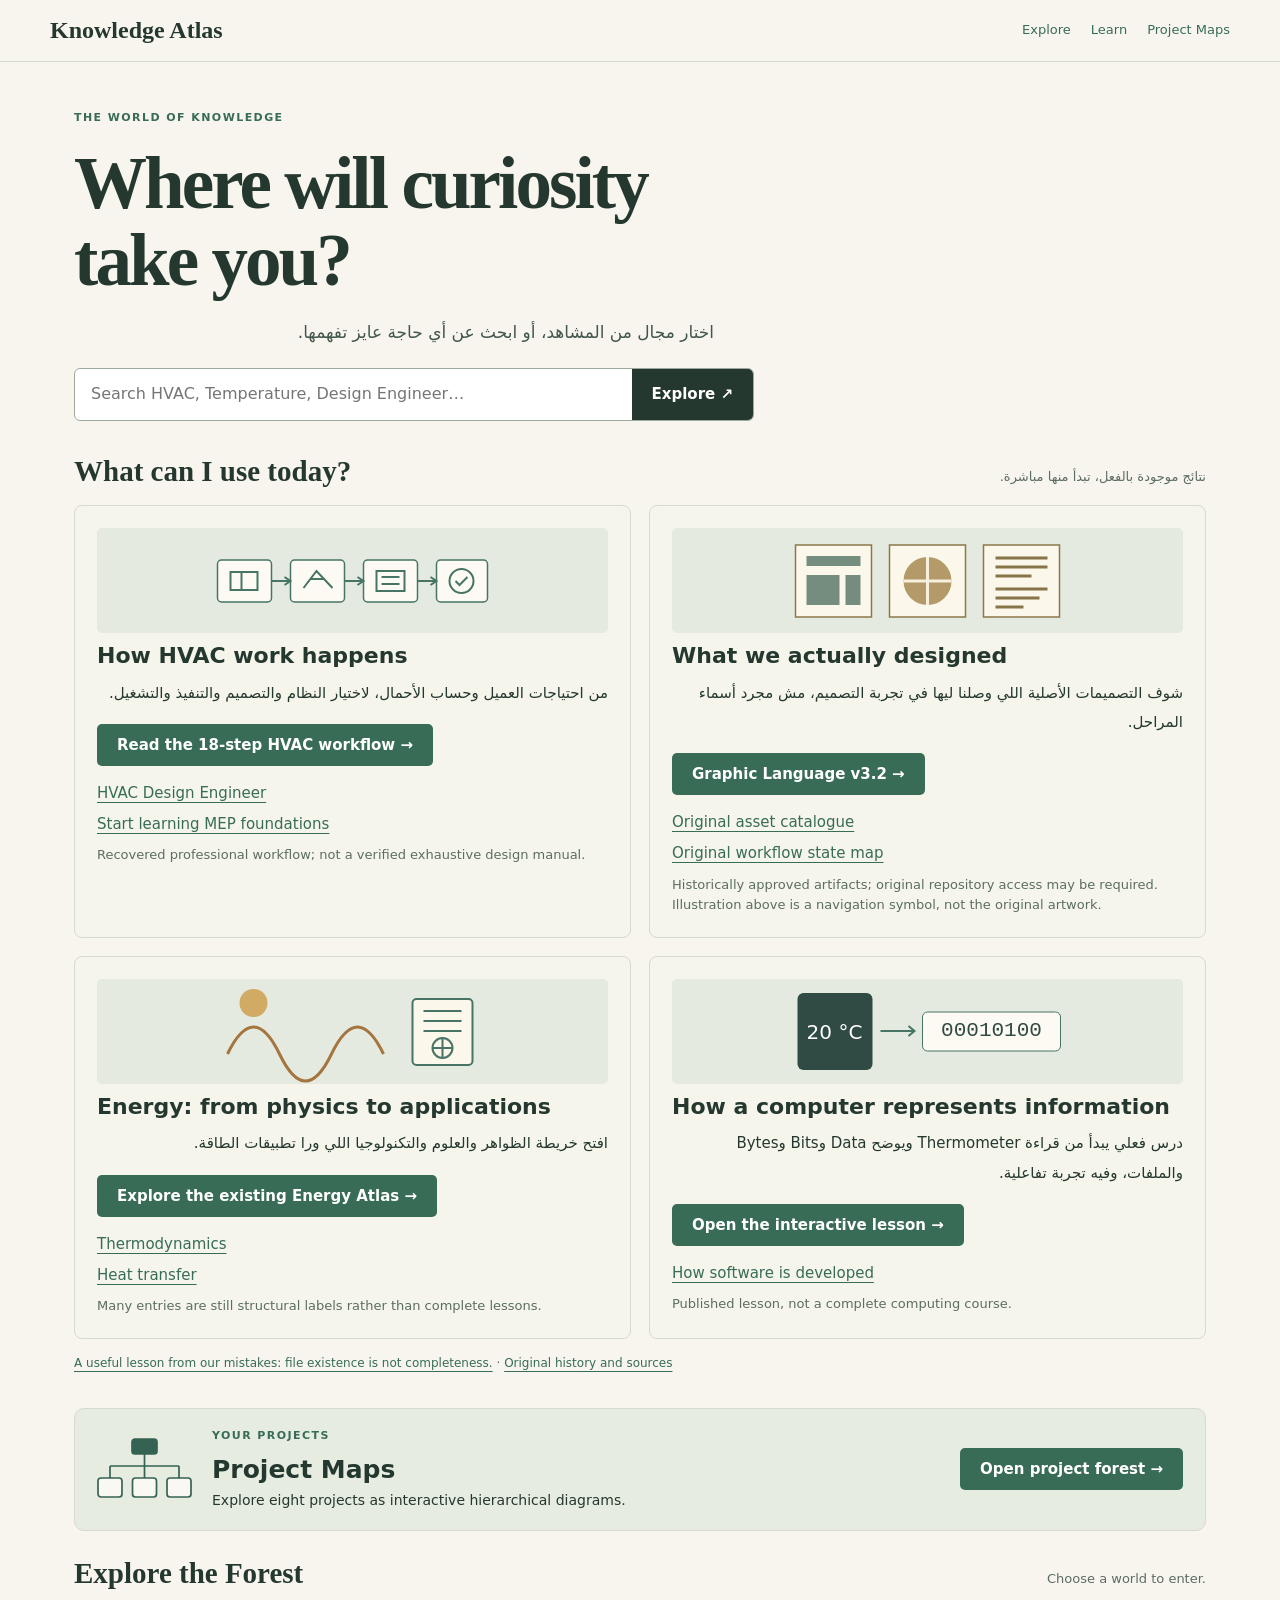
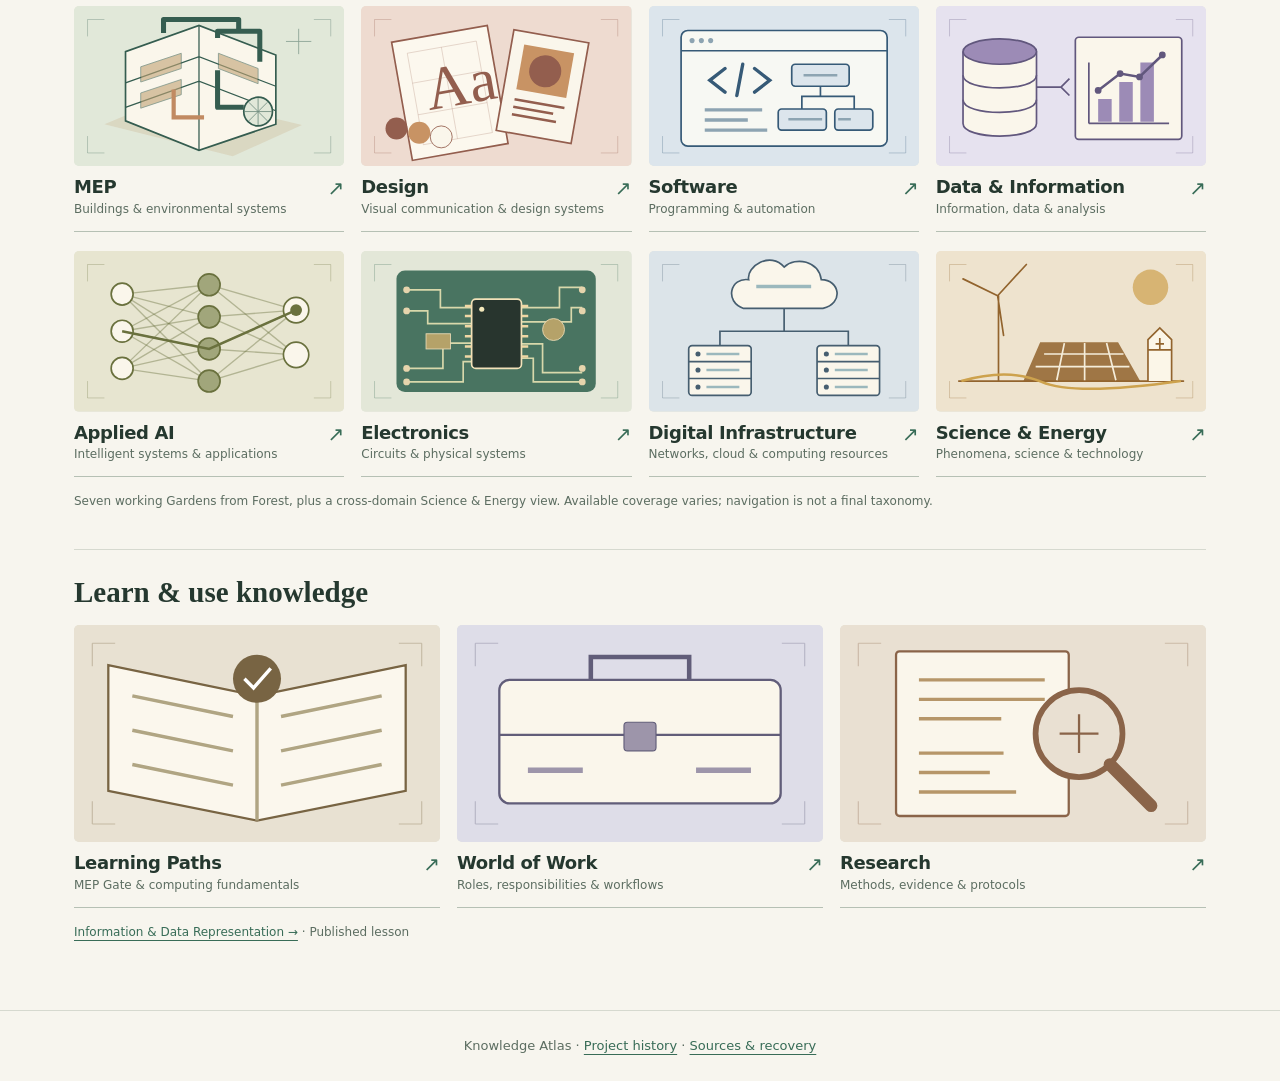
<file: index.html>
<!doctype html><html lang="en"><head><meta charset="utf-8"><meta name="viewport" content="width=device-width, initial-scale=1"><title>Explore · Knowledge Atlas</title><link rel="stylesheet" href="style.css"><link rel="stylesheet" href="visual-navigation.css"></head><body><header><a class="brand" href="index.html">Knowledge Atlas</a><nav><a href="index.html#atlas">Explore</a><a href="index.html#lessons">Learn</a><a href="projects.html">Project Maps</a></nav></header><main><div class="hero"><p class="eyebrow">THE WORLD OF KNOWLEDGE</p><h1>Where will curiosity<br>take you?</h1><p class="intro" lang="ar" dir="rtl">اختار مجال من المشاهد، أو ابحث عن أي حاجة عايز تفهمها.</p><form class="search" action="explore.html" method="get" role="search"><input type="search" name="q" aria-label="Search the Atlas" placeholder="Search HVAC, Temperature, Design Engineer…"><button type="submit">Explore ↗</button></form></div><section id="results" style="border-top:0;margin:4px 0 35px;padding:0"><style>.result-examples{display:grid;grid-template-columns:1fr 1fr;gap:18px}.result-examples article{border:1px solid var(--line);border-radius:8px;padding:22px;background:#f5f5eb}.result-examples h3{font-size:22px;margin:9px 0}.result-examples p{font-size:15px;margin:8px 0}.result-examples svg{display:block;width:100%;height:105px;background:#e4eae0;border-radius:5px}.result-examples a{display:block;margin:8px 0;font-size:15px}.result-examples small{display:block;margin-top:9px}.result-examples .primary{display:inline-block}@media(max-width:650px){.result-examples{grid-template-columns:1fr}}</style><div class="section-head"><h2>What can I use today?</h2><p dir="rtl" lang="ar">نتائج موجودة بالفعل، تبدأ منها مباشرة.</p></div><div class="result-examples"><article><svg viewBox="0 0 300 105" aria-hidden="true"><g fill="#fcfaf3" stroke="#477465" stroke-width="1.5"><rect x="15" y="32" width="54" height="42" rx="4"/><rect x="88" y="32" width="54" height="42" rx="4"/><rect x="161" y="32" width="54" height="42" rx="4"/><rect x="234" y="32" width="51" height="42" rx="4"/></g><g stroke="#477465" fill="none" stroke-width="2"><path d="M69 53h19m-6-4 6 4-6 4m60-4h19m-6-4 6 4-6 4m60-4h19m-6-4 6 4-6 4"/><path d="M28 62V44h27v18zM39 44v18M101 60l13-17 16 17m-22-9h13M174 43h28v20h-28zM179 49h18m-18 7h18"/><circle cx="259" cy="53" r="12"/><path d="m253 53 4 4 8-8"/></g></svg><h3>How HVAC work happens</h3><p dir="rtl" lang="ar">من احتياجات العميل وحساب الأحمال، لاختيار النظام والتصميم والتنفيذ والتشغيل.</p><a class="primary" href="explore.html#W%3Ahvac_lifecycle">Read the 18-step HVAC workflow →</a><a href="explore.html#W%3Ahvac_design_engineer">HVAC Design Engineer</a><a href="workspaces.html?project=forest&amp;node=G0.1">Start learning MEP foundations</a><small>Recovered professional workflow; not a verified exhaustive design manual.</small></article><article><svg viewBox="0 0 300 105" aria-hidden="true"><g fill="#fbf7ea" stroke="#8b7749" stroke-width="1.5"><rect x="18" y="17" width="76" height="72"/><rect x="112" y="17" width="76" height="72"/><rect x="206" y="17" width="76" height="72"/></g><path d="M29 28h54v10H29zm0 19h33v30H29zm39 0h15v30H68z" fill="#748d7e"/><circle cx="150" cy="53" r="24" fill="#b39a68"/><path d="M126 53h48m-24-24v48" stroke="#f8f0de" stroke-width="3"/><path d="M218 30h52m-52 9h52m-52 9h36m-36 13h52m-52 9h44m-44 9h28" stroke="#887449" stroke-width="3"/></svg><h3>What we actually designed</h3><p dir="rtl" lang="ar">شوف التصميمات الأصلية اللي وصلنا ليها في تجربة التصميم، مش مجرد أسماء المراحل.</p><a class="primary" href="https://github.com/yehia224/design-workflow-test/blob/ebf2117721a4cd0fbe7faa42d988449f7a23db34/STAGE_12_GRAPHIC_LANGUAGE/FINAL_APPROVED/GAFAAR_ATLAS_LOOP12_v3.2_REVIEW.png">Graphic Language v3.2 →</a><a href="https://github.com/yehia224/design-workflow-test/blob/ebf2117721a4cd0fbe7faa42d988449f7a23db34/STAGE_12_GRAPHIC_LANGUAGE/FINAL_APPROVED/ASSET_LIBRARY_v3/GAFAAR_ATLAS_ASSET_CATALOG_v3.2.png">Original asset catalogue</a><a href="https://github.com/yehia224/design-workflow-test/blob/ebf2117721a4cd0fbe7faa42d988449f7a23db34/STAGE_13_INFORMATION_DESIGN/FINAL_APPROVED/O13R-02/O13R02_v0.3_EXACT_RENDER.png">Original workflow state map</a><small>Historically approved artifacts; original repository access may be required. Illustration above is a navigation symbol, not the original artwork.</small></article><article><svg viewBox="0 0 300 105" aria-hidden="true"><path d="M25 75q26-54 52 0t52 0t52 0" stroke="#a57540" stroke-width="3" fill="none"/><circle cx="51" cy="24" r="14" fill="#d1ab63"/><g stroke="#477465" fill="#fbf7ea" stroke-width="2"><rect x="210" y="20" width="60" height="66" rx="4"/><path d="M221 32h38m-38 10h38m-38 10h38"/><circle cx="240" cy="69" r="10"/><path d="M240 59v20m-10-10h20"/></g></svg><h3>Energy: from physics to applications</h3><p dir="rtl" lang="ar">افتح خريطة الظواهر والعلوم والتكنولوجيا اللي ورا تطبيقات الطاقة.</p><a class="primary" href="energy-preview.html">Explore the existing Energy Atlas →</a><a href="explore.html#E%3An_science_physics_01">Thermodynamics</a><a href="explore.html#E%3An_nature_thermal_02">Heat transfer</a><small>Many entries are still structural labels rather than complete lessons.</small></article><article><svg viewBox="0 0 300 105" aria-hidden="true"><rect x="20" y="14" width="75" height="77" rx="6" fill="#304b43"/><text x="57" y="60" font-size="20" fill="#fff" text-anchor="middle">20 °C</text><path d="M103 52h34m-6-5 6 5-6 5" stroke="#477465" stroke-width="2" fill="none"/><g fill="#fcfaf3" stroke="#477465"><rect x="145" y="33" width="138" height="39" rx="5"/></g><text x="214" y="57" font-family="monospace" font-size="21" text-anchor="middle" fill="#304b43">00010100</text></svg><h3>How a computer represents information</h3><p dir="rtl" lang="ar">درس فعلي يبدأ من قراءة Thermometer ويوضح Data وBits وBytes والملفات، وفيه تجربة تفاعلية.</p><a class="primary" href="lessons/information-data.html">Open the interactive lesson →</a><a href="explore.html#W%3Asoftware_lifecycle">How software is developed</a><small>Published lesson, not a complete computing course.</small></article></div><p class="smallprint"><a href="workspaces.html?project=protocols&amp;node=HRA-M001">A useful lesson from our mistakes: file existence is not completeness.</a> · <a href="project-history.html">Original history and sources</a></p></section><div style="margin:0 0 26px;padding:18px 22px;background:#e6ece0;border:1px solid var(--line);border-radius:10px;display:flex;align-items:center;gap:20px;flex-wrap:wrap"><svg width="95" height="64" viewBox="0 0 95 64" aria-hidden="true" fill="none" stroke="#356353" stroke-width="1.7"><rect x="35" y="2" width="25" height="15" rx="3" fill="#356353"/><path d="M47.5 17v12M13 29h69M13 29v12m34.5-12v12M82 29v12"/><rect x="1" y="41" width="24" height="19" rx="3" fill="#faf8f2"/><rect x="35.5" y="41" width="24" height="19" rx="3" fill="#faf8f2"/><rect x="70" y="41" width="24" height="19" rx="3" fill="#faf8f2"/></svg><div style="flex:1;min-width:180px"><p class="eyebrow">YOUR PROJECTS</p><h2 style="margin:0 0 5px">Project Maps</h2><p style="margin:0;font-size:14px">Explore eight projects as interactive hierarchical diagrams.</p></div><a class="primary" href="projects.html">Open project forest →</a></div><div id="atlas"><div class="section-head"><h2>Explore the Forest</h2><p>Choose a world to enter.</p></div><div class="visual-grid"><a class="visual " href="fields.html?field=mep"><div class="visual-art"><svg viewBox="0 0 320 190" aria-hidden="true" focusable="false" style="--bg:#e1e8d9;--i:#355d50;--a:#c1a274"><rect width="320" height="190" fill="var(--bg)"/><path d="M16 16h20m-20 0v20m288-20h-20m20 0v20M16 174h20m-20 0v-20m288 20h-20m20 0v-20" stroke="var(--i)" opacity=".32" fill="none"/><path d="M36 140 120 105 270 141 188 178Z" fill="var(--a)" opacity=".23"/><path d="M61 136V54l87-31 91 35v82l-91 31Z" fill="#faf6eb" stroke="var(--i)" stroke-width="2"/><path d="M148 23v148M61 91l87-31 91 35M61 120l87-31 91 35" fill="none" stroke="var(--i)" stroke-width="1.5"/><path d="M79 72l48-16v18L79 90ZM79 103l48-16v18l-48 16ZM171 56l47 18v18l-47-18Z" fill="var(--a)" opacity=".6" stroke="var(--i)"/><path d="M106 32V16h89v17m-25 5v-8h50v36m-50 10v44h31" fill="none" stroke="var(--i)" stroke-width="6" stroke-linejoin="round"/><path d="M154 132h-36v-33" stroke="#c18a62" stroke-width="5" fill="none"/><circle cx="218" cy="125" r="17" fill="var(--bg)" stroke="var(--i)" stroke-width="2"/><path d="M218 109v32m-16-16h32m-27-11 22 22m0-22-22 22" stroke="var(--i)" opacity=".65"/><path d="M251 42h30m-15-15v30" stroke="var(--i)" opacity=".5"/></svg></div><div class="tile-text"><div><h3>MEP</h3><p>Buildings & environmental systems</p></div><span class="go" aria-hidden="true">↗</span></div></a><a class="visual " href="fields.html?field=design"><div class="visual-art"><svg viewBox="0 0 320 190" aria-hidden="true" focusable="false" style="--bg:#eedbd0;--i:#935e4e;--a:#c89364"><rect width="320" height="190" fill="var(--bg)"/><path d="M16 16h20m-20 0v20m288-20h-20m20 0v20M16 174h20m-20 0v-20m288 20h-20m20 0v-20" stroke="var(--i)" opacity=".32" fill="none"/><g transform="rotate(-10 150 95)"><rect x="47" y="24" width="115" height="142" fill="#fcf8ee" stroke="var(--i)" stroke-width="2"/><path d="M63 40h83v110H63zM63 76h83M63 114h83M104 40v110" fill="none" stroke="var(--i)" opacity=".25"/><text x="77" y="111" font-family="Georgia,serif" font-size="72" fill="var(--i)">Aa</text></g><g transform="rotate(10 215 95)"><rect x="170" y="35" width="90" height="121" fill="#faf6eb" stroke="var(--i)" stroke-width="2"/><rect x="185" y="50" width="60" height="54" fill="var(--a)"/><circle cx="215" cy="77" r="19" fill="var(--i)"/><path d="M185 116h60m-60 9h48m-48 9h53" stroke="var(--i)" stroke-width="3"/></g><circle cx="42" cy="145" r="13" fill="var(--i)"/><circle cx="69" cy="150" r="13" fill="var(--a)"/><circle cx="95" cy="155" r="13" fill="#faf6eb" stroke="var(--i)"/></svg></div><div class="tile-text"><div><h3>Design</h3><p>Visual communication & design systems</p></div><span class="go" aria-hidden="true">↗</span></div></a><a class="visual " href="fields.html?field=software"><div class="visual-art"><svg viewBox="0 0 320 190" aria-hidden="true" focusable="false" style="--bg:#dce5ec;--i:#365a77;--a:#8da4b2"><rect width="320" height="190" fill="var(--bg)"/><path d="M16 16h20m-20 0v20m288-20h-20m20 0v20M16 174h20m-20 0v-20m288 20h-20m20 0v-20" stroke="var(--i)" opacity=".32" fill="none"/><rect x="38" y="29" width="244" height="137" rx="8" fill="#f7f8f3" stroke="var(--i)" stroke-width="2"/><path d="M38 53h244" stroke="var(--i)" stroke-width="2"/><g fill="var(--a)"><circle cx="51" cy="41" r="3"/><circle cx="62" cy="41" r="3"/><circle cx="73" cy="41" r="3"/></g><path d="M90 74 72 88l18 14m35-28 18 14-18 14m-14-33-7 37" fill="none" stroke="var(--i)" stroke-width="4" stroke-linecap="round"/><path d="M66 123h68m-68 12h51m-51 12h74" stroke="var(--a)" stroke-width="4"/><g fill="var(--bg)" stroke="var(--i)" stroke-width="2"><rect x="169" y="69" width="68" height="26" rx="4"/><rect x="153" y="122" width="57" height="25" rx="4"/><rect x="220" y="122" width="45" height="25" rx="4"/></g><path d="M203 95v12h-22v15m22-15h40v15" stroke="var(--i)" fill="none" stroke-width="2"/><path d="M183 82h40m-18 52h-40m59 0h15" stroke="var(--a)" stroke-width="3"/></svg></div><div class="tile-text"><div><h3>Software</h3><p>Programming & automation</p></div><span class="go" aria-hidden="true">↗</span></div></a><a class="visual " href="fields.html?field=data"><div class="visual-art"><svg viewBox="0 0 320 190" aria-hidden="true" focusable="false" style="--bg:#e6e2ef;--i:#61577d;--a:#9c8bb6"><rect width="320" height="190" fill="var(--bg)"/><path d="M16 16h20m-20 0v20m288-20h-20m20 0v20M16 174h20m-20 0v-20m288 20h-20m20 0v-20" stroke="var(--i)" opacity=".32" fill="none"/><g stroke="var(--i)" stroke-width="2"><path d="M32 54v85c0 20 87 20 87 0V54" fill="#faf6eb"/><ellipse cx="75.5" cy="54" rx="43.5" ry="15" fill="var(--a)"/><path d="M32 82c0 20 87 20 87 0M32 111c0 20 87 20 87 0" fill="none"/><path d="M119 96h29l10-10m-10 10 10 10" fill="none"/><rect x="165" y="37" width="126" height="121" rx="4" fill="#faf6eb"/><path d="M181 139V67m0 72h95" fill="none"/></g><path d="M192 137v-27h16v27m9 0V90h16v47m9 0V67h16v70" fill="var(--a)"/><path d="m192 100 26-20 23 4 27-26" stroke="var(--i)" stroke-width="3" fill="none"/><g fill="var(--i)"><circle cx="192" cy="100" r="4"/><circle cx="218" cy="80" r="4"/><circle cx="241" cy="84" r="4"/><circle cx="268" cy="58" r="4"/></g></svg></div><div class="tile-text"><div><h3>Data & Information</h3><p>Information, data & analysis</p></div><span class="go" aria-hidden="true">↗</span></div></a><a class="visual " href="fields.html?field=ai"><div class="visual-art"><svg viewBox="0 0 320 190" aria-hidden="true" focusable="false" style="--bg:#e7e5d0;--i:#6a713e;--a:#a1a67b"><rect width="320" height="190" fill="var(--bg)"/><path d="M16 16h20m-20 0v20m288-20h-20m20 0v20M16 174h20m-20 0v-20m288 20h-20m20 0v-20" stroke="var(--i)" opacity=".32" fill="none"/><g stroke="var(--i)" stroke-opacity=".42" stroke-width="1.6"><path d="M57 51 160 40"/><path d="M57 51 160 78"/><path d="M57 51 160 116"/><path d="M57 51 160 154"/><path d="M57 95 160 40"/><path d="M57 95 160 78"/><path d="M57 95 160 116"/><path d="M57 95 160 154"/><path d="M57 139 160 40"/><path d="M57 139 160 78"/><path d="M57 139 160 116"/><path d="M57 139 160 154"/><path d="M160 40 263 70"/><path d="M160 40 263 123"/><path d="M160 78 263 70"/><path d="M160 78 263 123"/><path d="M160 116 263 70"/><path d="M160 116 263 123"/><path d="M160 154 263 70"/><path d="M160 154 263 123"/></g><g stroke="var(--i)" stroke-width="2" fill="#faf6eb"><circle cx="57" cy="51" r="13"/><circle cx="57" cy="95" r="13"/><circle cx="57" cy="139" r="13"/><circle cx="160" cy="40" r="13" fill="var(--a)"/><circle cx="160" cy="78" r="13" fill="var(--a)"/><circle cx="160" cy="116" r="13" fill="var(--a)"/><circle cx="160" cy="154" r="13" fill="var(--a)"/><circle cx="263" cy="70" r="15"/><circle cx="263" cy="123" r="15"/></g><path d="M57 95 160 116 263 70" stroke="var(--i)" stroke-width="3" fill="none"/><circle cx="263" cy="70" r="7" fill="var(--i)"/></svg></div><div class="tile-text"><div><h3>Applied AI</h3><p>Intelligent systems & applications</p></div><span class="go" aria-hidden="true">↗</span></div></a><a class="visual " href="fields.html?field=electronics"><div class="visual-art"><svg viewBox="0 0 320 190" aria-hidden="true" focusable="false" style="--bg:#e3e7d8;--i:#3c6b57;--a:#b5a269"><rect width="320" height="190" fill="var(--bg)"/><path d="M16 16h20m-20 0v20m288-20h-20m20 0v20M16 174h20m-20 0v-20m288 20h-20m20 0v-20" stroke="var(--i)" opacity=".32" fill="none"/><rect x="42" y="23" width="236" height="144" rx="10" fill="var(--i)" opacity=".92"/><g fill="none" stroke="#d8d8ab" stroke-width="2"><path d="M54 46h40v21h37M54 71h25v15h52M54 139h43v-30h34M54 155h67v-24h10M190 67h45V43h27M190 84h59v-17h13M190 110h25v34h47M190 127h14v28h58"/></g><rect x="131" y="57" width="59" height="82" rx="5" fill="#28352e" stroke="#f2e2b9" stroke-width="2"/><g stroke="#f0d7a5" stroke-width="3"><path d="M123 65h8m59 0h8"/><path d="M123 77h8m59 0h8"/><path d="M123 89h8m59 0h8"/><path d="M123 101h8m59 0h8"/><path d="M123 113h8m59 0h8"/><path d="M123 125h8m59 0h8"/></g><circle cx="143" cy="69" r="3" fill="#f4e9bc"/><rect x="77" y="98" width="29" height="18" fill="var(--a)" stroke="#e9dbb6"/><circle cx="228" cy="93" r="13" fill="var(--a)" stroke="#e9dbb6"/><g fill="#e6d4ac"><circle cx="54" cy="46" r="4"/><circle cx="54" cy="71" r="4"/><circle cx="54" cy="139" r="4"/><circle cx="54" cy="155" r="4"/><circle cx="262" cy="46" r="4"/><circle cx="262" cy="71" r="4"/><circle cx="262" cy="139" r="4"/><circle cx="262" cy="155" r="4"/></g></svg></div><div class="tile-text"><div><h3>Electronics</h3><p>Circuits & physical systems</p></div><span class="go" aria-hidden="true">↗</span></div></a><a class="visual " href="fields.html?field=infra"><div class="visual-art"><svg viewBox="0 0 320 190" aria-hidden="true" focusable="false" style="--bg:#dce4e9;--i:#465e70;--a:#9bb8bd"><rect width="320" height="190" fill="var(--bg)"/><path d="M16 16h20m-20 0v20m288-20h-20m20 0v20M16 174h20m-20 0v-20m288 20h-20m20 0v-20" stroke="var(--i)" opacity=".32" fill="none"/><g stroke="var(--i)" stroke-width="2"><path d="M160 19c-16-19-45-1-42 15-22-3-29 26-6 34h94c25-6 20-34-2-34-3-22-30-28-44-15Z" fill="#faf6eb"/><path d="M160 68v27H84v17m76-17h76v17" fill="none"/><rect x="47" y="112" width="74" height="59" rx="4" fill="#faf6eb"/><rect x="199" y="112" width="74" height="59" rx="4" fill="#faf6eb"/><path d="M47 131h74m-74 20h74m78-20h74m-74 20h74" fill="none"/></g><g fill="var(--i)"><circle cx="58" cy="122" r="3"/><circle cx="58" cy="141" r="3"/><circle cx="58" cy="161" r="3"/><circle cx="210" cy="122" r="3"/><circle cx="210" cy="141" r="3"/><circle cx="210" cy="161" r="3"/></g><path d="M68 122h39m-39 19h39m-39 20h39m113-39h39m-39 19h39m-39 20h39" stroke="var(--a)" stroke-width="3"/><path d="M127 42h65" stroke="var(--a)" stroke-width="4"/></svg></div><div class="tile-text"><div><h3>Digital Infrastructure</h3><p>Networks, cloud & computing resources</p></div><span class="go" aria-hidden="true">↗</span></div></a><a class="visual " href="fields.html?field=energy"><div class="visual-art"><svg viewBox="0 0 320 190" aria-hidden="true" focusable="false" style="--bg:#eee3ce;--i:#92642e;--a:#cda24d"><rect width="320" height="190" fill="var(--bg)"/><path d="M16 16h20m-20 0v20m288-20h-20m20 0v20M16 174h20m-20 0v-20m288 20h-20m20 0v-20" stroke="var(--i)" opacity=".32" fill="none"/><circle cx="254" cy="43" r="21" fill="var(--a)" opacity=".7"/><g stroke="var(--i)" stroke-width="2" fill="none"><path d="M27 154 293 154M74 153V53m-1 0-41-20m41 20 34-37m-34 37 7 47" stroke-linecap="round"/><path d="M124 109h91l25 44H105z" fill="var(--i)" opacity=".85"/><path d="M128 122h94m-104 15h111m-77-28-9 44m33-44v44m26-44 11 44" stroke="#f5edda"/><path d="M251 154v-49l14-14 14 14v49m-28-37h28" fill="#fbf6e8"/><path d="M265 103v13m-5-6h10"/></g><path d="M30 154Q86 138 125 155T290 154" stroke="var(--a)" stroke-width="3" fill="none"/></svg></div><div class="tile-text"><div><h3>Science & Energy</h3><p>Phenomena, science & technology</p></div><span class="go" aria-hidden="true">↗</span></div></a></div><p class="smallprint">Seven working Gardens from Forest, plus a cross-domain Science &amp; Energy view. Available coverage varies; navigation is not a final taxonomy.</p></div><section id="lessons"><div class="section-head"><h2>Learn &amp; use knowledge</h2></div><div class="visual-grid three"><a class="visual " href="fields.html?field=learn"><div class="visual-art"><svg viewBox="0 0 320 190" aria-hidden="true" focusable="false" style="--bg:#e8e1d2;--i:#786443;--a:#b0a583"><rect width="320" height="190" fill="var(--bg)"/><path d="M16 16h20m-20 0v20m288-20h-20m20 0v20M16 174h20m-20 0v-20m288 20h-20m20 0v-20" stroke="var(--i)" opacity=".32" fill="none"/><path d="M30 145 160 171 290 145V35L160 62 30 35Z" fill="#fbf7ed" stroke="var(--i)" stroke-width="2"/><path d="M160 62v109M51 62l88 18m-88 12 88 18m-88 12 88 18M181 80l88-18m-88 48 88-18m-88 48 88-18" stroke="var(--a)" stroke-width="3"/><circle cx="160" cy="47" r="21" fill="var(--i)"/><path d="m149 47 8 8 15-17" stroke="#fff" stroke-width="3" fill="none"/></svg></div><div class="tile-text"><div><h3>Learning Paths</h3><p>MEP Gate & computing fundamentals</p></div><span class="go" aria-hidden="true">↗</span></div></a><a class="visual " href="fields.html?field=work"><div class="visual-art"><svg viewBox="0 0 320 190" aria-hidden="true" focusable="false" style="--bg:#dedde8;--i:#615d79;--a:#9d95aa"><rect width="320" height="190" fill="var(--bg)"/><path d="M16 16h20m-20 0v20m288-20h-20m20 0v20M16 174h20m-20 0v-20m288 20h-20m20 0v-20" stroke="var(--i)" opacity=".32" fill="none"/><rect x="37" y="48" width="246" height="108" rx="9" fill="#faf6eb" stroke="var(--i)" stroke-width="2"/><path d="M117 48V28h86v20" fill="none" stroke="var(--i)" stroke-width="4"/><path d="M37 96h246" stroke="var(--i)" stroke-width="2"/><rect x="146" y="85" width="28" height="25" rx="3" fill="var(--a)" stroke="var(--i)"/><path d="M62 127h48m99 0h48" stroke="var(--a)" stroke-width="5"/></svg></div><div class="tile-text"><div><h3>World of Work</h3><p>Roles, responsibilities & workflows</p></div><span class="go" aria-hidden="true">↗</span></div></a><a class="visual " href="fields.html?field=research"><div class="visual-art"><svg viewBox="0 0 320 190" aria-hidden="true" focusable="false" style="--bg:#e9e0d2;--i:#8a6449;--a:#b69669"><rect width="320" height="190" fill="var(--bg)"/><path d="M16 16h20m-20 0v20m288-20h-20m20 0v20M16 174h20m-20 0v-20m288 20h-20m20 0v-20" stroke="var(--i)" opacity=".32" fill="none"/><rect x="49" y="23" width="151" height="144" rx="3" fill="#faf6eb" stroke="var(--i)" stroke-width="2"/><path d="M69 48h110m-110 17h110m-110 17h72m-72 30h74m-74 17h62m-62 17h85" stroke="var(--a)" stroke-width="3"/><circle cx="209" cy="95" r="38" fill="var(--bg)" stroke="var(--i)" stroke-width="5"/><path d="m236 122 36 36" stroke="var(--i)" stroke-width="11" stroke-linecap="round"/><path d="M192 95h34m-17-17v34" stroke="var(--i)" stroke-width="2"/></svg></div><div class="tile-text"><div><h3>Research</h3><p>Methods, evidence & protocols</p></div><span class="go" aria-hidden="true">↗</span></div></a></div><p class="smallprint"><a id="continue" href="lessons/information-data.html">Information &amp; Data Representation →</a> · <span id="progressText">Published lesson</span></p></section></main><script>try{if(localStorage.getItem('ka:cf01')==='done'){document.querySelector('#progressText').textContent='Completed ✓';document.querySelector('#continue').textContent='Revisit Information & Data Representation →'}}catch(e){}</script><footer>Knowledge Atlas · <a href="projects.html">Project history</a> · <a href="recovery.html">Sources & recovery</a></footer></body></html>
</file>
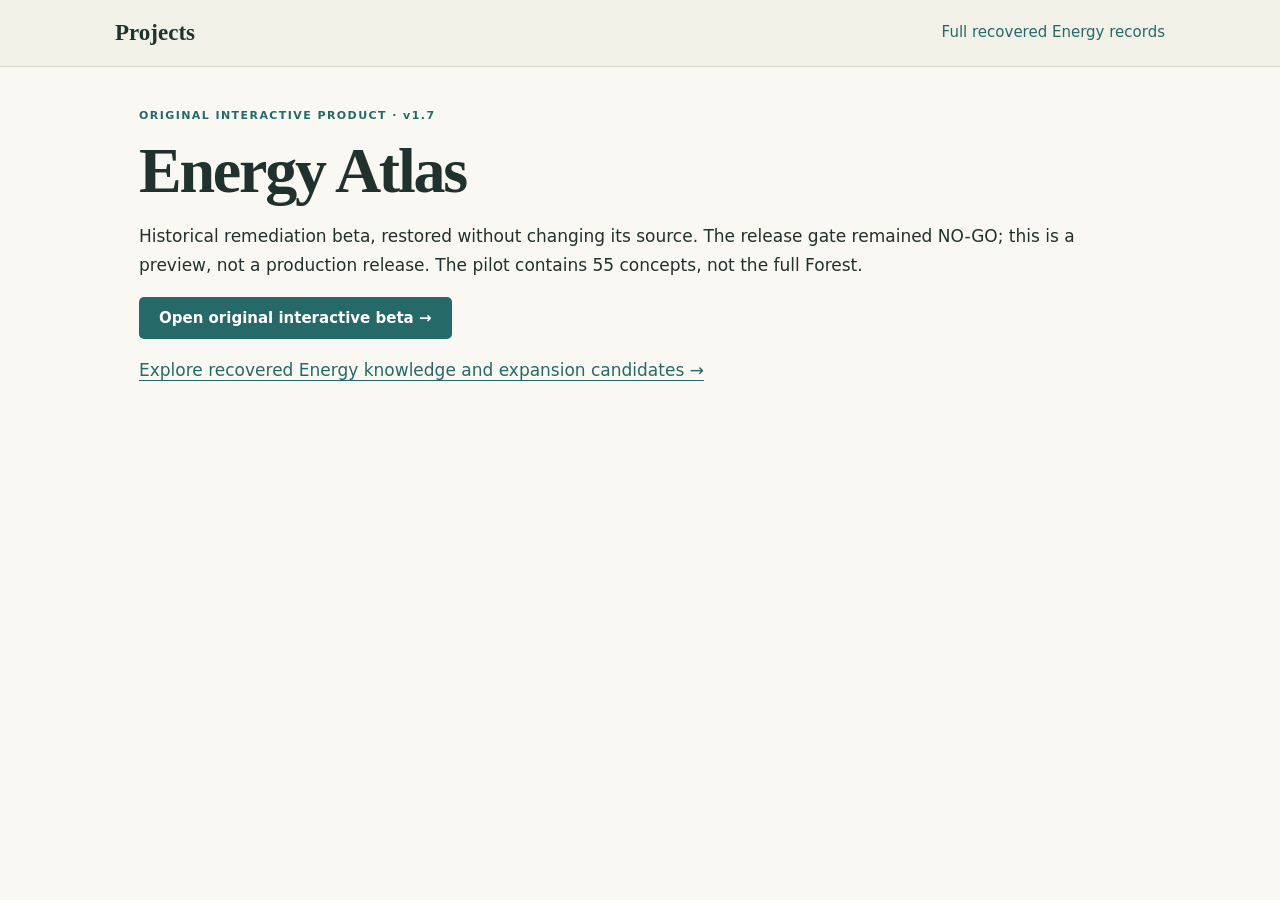
<file: energy-preview.html>
<!doctype html><html lang="en"><meta charset="utf-8"><meta name="viewport" content="width=device-width,initial-scale=1"><title>Energy Atlas original beta</title><link rel="stylesheet" href="style.css"><header><a class="brand" href="projects.html">Projects</a><a href="explore.html?project=energy">Full recovered Energy records</a></header><main><p class="eyebrow">ORIGINAL INTERACTIVE PRODUCT · v1.7</p><h1>Energy Atlas</h1><p>Historical remediation beta, restored without changing its source. The release gate remained NO-GO; this is a preview, not a production release. The pilot contains 55 concepts, not the full Forest.</p><a class="primary" href="energy-v1.7.html">Open original interactive beta →</a><p><a href="explore.html?project=energy">Explore recovered Energy knowledge and expansion candidates →</a></p></main></html>
</file>
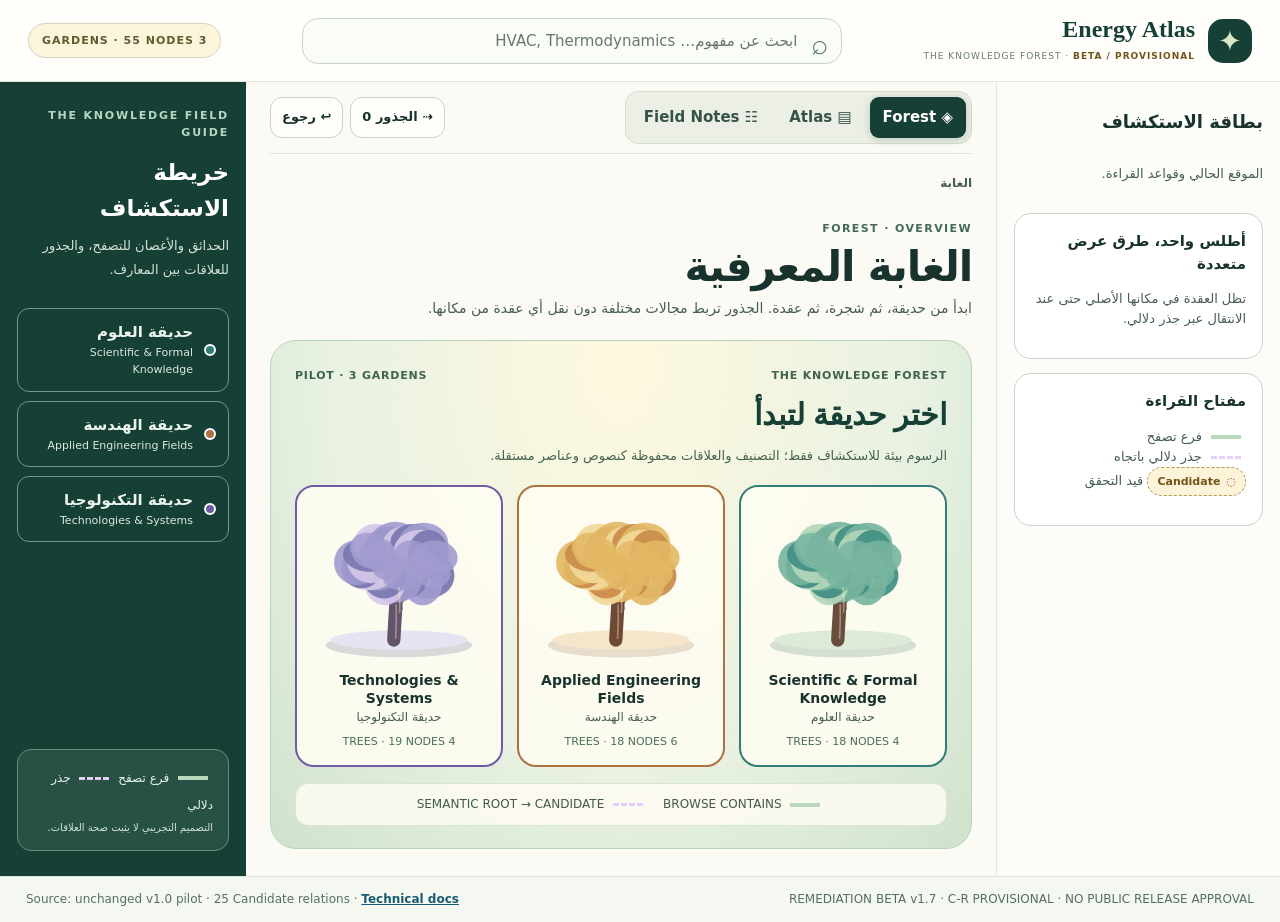
<file: energy-v1.7.html>
<!doctype html>
<html lang="ar" dir="rtl"><head><meta charset="utf-8"><meta name="viewport" content="width=device-width,initial-scale=1"><meta name="color-scheme" content="light"><title>Energy Atlas — Remediation Beta v1.7</title><style data-source="css/tokens.css">
:root{
 /* Provisional design tokens. NOT an approved brand palette or font choice. */
 --ui-paper:#fbfaf4;--ui-surface:#fffefa;--ui-surface-muted:#f0f3e9;--ui-forest:#163f35;--ui-forest-deep:#103128;--ui-ink:#18332d;--ui-ink-soft:#465d53;--ui-stroke:#c5d5c9;--ui-divider:#dfe7dc;--ui-sage:#e3eddf;--ui-garden-science:#337d78;--ui-garden-engineering:#ac713e;--ui-garden-technology:#705aa5;--ui-root:#664492;--ui-root-surface:#f5f0fb;--ui-candidate:#735217;--ui-candidate-surface:#fcf3d8;--ui-focus:#155eaa;--ui-danger:#9b3b36;
 --ui-radius-xs:6px;--ui-radius-sm:11px;--ui-radius-md:18px;--ui-radius-lg:26px;
 --ui-space-1:4px;--ui-space-2:8px;--ui-space-3:12px;--ui-space-4:16px;--ui-space-5:20px;--ui-space-6:24px;--ui-space-8:32px;--ui-space-10:40px;
 --ui-shadow:0 12px 38px rgba(20,50,42,.09);--ui-font:system-ui,-apple-system,"Segoe UI",Tahoma,Arial,sans-serif;
 --ui-text-xs:12px;--ui-text-sm:13px;--ui-text-md:15px;--ui-text-lg:19px;--ui-title-md:25px;--ui-title-lg:clamp(28px,3.3vw,44px);
 --ui-branch-width:4px;--ui-root-width:3px;--ui-motion-fast:160ms;--ui-motion-medium:280ms;
}
@media(prefers-reduced-motion:reduce){:root{--ui-motion-fast:0ms;--ui-motion-medium:0ms}}

</style><style data-source="css/ui.css">
*{box-sizing:border-box}html{background:var(--ui-paper);scroll-behavior:smooth}body{margin:0;color:var(--ui-ink);font-family:var(--ui-font);font-size:var(--ui-text-md);line-height:1.55}button,input{font:inherit}button{cursor:pointer}button:disabled{opacity:.52;cursor:not-allowed}button:focus-visible,input:focus-visible,a:focus-visible{outline:3px solid var(--ui-focus)!important;outline-offset:3px}a{color:#185a71}a:hover{text-decoration-thickness:2px}.sr-only{position:absolute;width:1px;height:1px;padding:0;margin:-1px;overflow:hidden;clip:rect(0,0,0,0);white-space:nowrap;border:0}.skip{position:fixed;top:-100px;right:20px;z-index:99;padding:12px 20px;border-radius:9px;background:#fff;color:#111;box-shadow:0 0 0 3px var(--ui-focus)}.skip:focus{top:14px}.eyebrow{display:block;font-size:11px;letter-spacing:1.8px;text-transform:uppercase;font-weight:800;color:#507769}bdi,[dir=ltr]{unicode-bidi:isolate}
.app-shell{min-height:100vh;display:flex;flex-direction:column}.masthead{height:82px;display:flex;align-items:center;gap:20px;padding:12px 28px;background:var(--ui-surface);border-bottom:1px solid var(--ui-divider);position:relative;z-index:20}.wordmark{display:flex;align-items:center;gap:13px;min-width:248px}.wordmark-mark{display:grid;place-items:center;width:44px;height:44px;border-radius:15px;background:var(--ui-forest);color:#d6e6c7;font-size:29px}.wordmark strong{font-family:Georgia,serif;font-size:24px;line-height:1.05;color:var(--ui-forest)}.wordmark small{display:block;font-size:9px;letter-spacing:1px;color:#66796d;margin-top:5px}.wordmark b{color:var(--ui-candidate)}.global-search{position:relative;flex:1;max-width:540px;margin-inline:auto}.global-search input{width:100%;height:46px;border:1px solid var(--ui-stroke);border-radius:16px;background:#fafcf8;padding:9px 44px 9px 16px;color:var(--ui-ink)}.global-search input::placeholder{color:#67786c;opacity:1}.search-icon{position:absolute;inset-inline-start:14px;top:4px;font-size:29px;color:#5c806d;pointer-events:none}.search-results{position:absolute;top:calc(100% + 8px);right:0;left:0;border:1px solid var(--ui-stroke);background:white;border-radius:16px;box-shadow:0 12px 35px #0e30202e;overflow:hidden;z-index:60;max-height:330px;overflow-y:auto}.search-results[hidden]{display:none}.search-option{width:100%;padding:11px 14px;display:flex;justify-content:space-between;align-items:center;gap:12px;text-align:right;background:white;border:0;border-bottom:1px solid var(--ui-divider);color:var(--ui-ink)}.search-option[aria-selected=true],.search-option:hover{background:#e8f2ea}.search-option small{font-size:12px;color:var(--ui-ink-soft)}.pilot-pill{font-size:11px;font-weight:900;letter-spacing:1px;border:1px solid #d6d2bd;border-radius:100px;color:#625a32;padding:8px 13px;white-space:nowrap;background:#fbf5dc}.workspace{display:grid;grid-template-columns:246px minmax(0,1fr) 284px;flex:1;min-height:650px;direction:ltr}.sidebar,.content-frame,.inspector{direction:rtl;min-width:0}.sidebar{background:var(--ui-forest);color:white;padding:25px 17px;display:flex;flex-direction:column;gap:27px}.aside-head h2{font-size:23px;margin:14px 0 8px}.aside-head p{font-size:13px;line-height:1.8;color:#d4e2d5;margin:0}.sidebar .eyebrow{color:#b9d6c1}.garden-menu{display:grid;gap:9px}.garden-nav-item{width:100%;background:transparent;color:#ecf5ed;border:1px solid #6f9b84;border-radius:12px;padding:12px;display:flex;align-items:center;gap:11px;text-align:right;min-height:56px;font-weight:700;transition:background var(--ui-motion-fast)}.garden-nav-item[aria-current=true],.garden-nav-item:hover{background:#315f4e;border-color:#c1dbc9}.garden-nav-item .garden-dot{width:12px;height:12px;background:var(--garden-tone);border:2px solid white;border-radius:50%;flex-shrink:0}.garden-nav-item small{font-size:11px;color:#dce9dd;font-weight:400;display:block}.aside-foot{margin-top:auto;border:1px solid #668d78;border-radius:14px;background:#285146;padding:15px;color:#edf5ef;font-size:12px;line-height:2.3}.aside-foot small{display:block;color:#d4e4d9;line-height:1.5}.line-sample{display:inline-block;vertical-align:middle;width:30px;margin:0 5px}.line-solid{border-bottom:4px solid #b9d8bc}.line-dashed{border-bottom:3px dashed #e5cdf9}.content-frame{min-width:0;background:var(--ui-paper);padding:0 24px 27px}.toolbar{min-height:72px;display:flex;align-items:center;justify-content:space-between;gap:12px;border-bottom:1px solid var(--ui-divider)}.mode-control{background:#ebefe5;padding:5px;border:1px solid #d4dfcf;display:flex;border-radius:13px;gap:5px;flex-wrap:wrap}.mode-control button{border:none;background:transparent;color:#365349;font-weight:800;border-radius:9px;padding:9px 13px;min-height:39px}.mode-control button[aria-pressed=true]{background:var(--ui-forest);color:white;box-shadow:0 2px 8px #103e2e33}.tool-right{display:flex;gap:7px}.quiet{border:1px solid var(--ui-stroke);background:#fffefa;border-radius:12px;padding:9px 11px;min-height:39px;color:var(--ui-ink);font-size:13px;font-weight:700}.quiet:hover{background:#eaf2ea}.quiet[aria-pressed=true]{border-color:#755ca9;color:#493272;background:#f5effc}.breadcrumbs{display:flex;align-items:center;gap:9px;flex-wrap:wrap;min-height:58px;font-size:12px;color:var(--ui-ink-soft)}.breadcrumbs button{background:none;border:0;border-bottom:1px solid transparent;padding:6px 0;color:#3d6352}.breadcrumbs button:hover{text-decoration:underline}.crumb-sep{color:#799087}.panel{background:var(--ui-surface);border:1px solid var(--ui-stroke);border-radius:var(--ui-radius-md);box-shadow:0 3px 15px #243b3110}.page-heading{display:flex;align-items:flex-start;justify-content:space-between;gap:12px;margin:4px 0 20px}.page-heading h1{font-size:var(--ui-title-lg);margin:3px 0 5px;letter-spacing:-1.2px;line-height:1.2}.page-heading p{margin:0;color:var(--ui-ink-soft);font-size:14px}.context-kicker{font-size:11px;color:#426b57;font-weight:900;letter-spacing:1.4px;text-transform:uppercase}.flag{display:inline-flex;align-items:center;gap:6px;padding:5px 9px;background:var(--ui-candidate-surface);color:var(--ui-candidate);border:1px dashed #b69a5e;border-radius:100px;font-weight:850;font-size:11px;white-space:nowrap}.flag:before{content:"◌";font-weight:bold}.tag{display:inline-flex;padding:5px 9px;border-radius:100px;background:#e9efe9;border:1px solid #d1dfd2;color:#355646;font-size:11px;font-weight:800}.node-id{direction:ltr;font:11px ui-monospace,Consolas,monospace;overflow-wrap:anywhere;color:#60736b}.soft-note{font-size:12px;color:var(--ui-ink-soft);line-height:1.7}.scene{position:relative;overflow:hidden;background:radial-gradient(ellipse at 50% 5%,#fff9df,#e8f1e2 60%,#cfe2cc);border:1px solid #b4d5b8;border-radius:var(--ui-radius-lg);padding:26px 24px 22px;min-height:370px}.scene:before{content:"";position:absolute;inset:0;background-image:radial-gradient(#759b6b40 1px,transparent 1px);background-size:36px 36px;opacity:.12;z-index:0;pointer-events:none}.scene>*{position:relative;z-index:1}.scene .scene-label{display:flex;justify-content:space-between;align-items:center;font-size:11px;color:#3e634f;font-weight:900;letter-spacing:.8px}.scene h2{font-family:Georgia,serif;font-size:clamp(20px,2.5vw,30px);color:var(--ui-forest);margin:8px 0}.scene-description{font-size:13px;color:#436451;margin:0 0 19px}.forest-gardens{display:grid;grid-template-columns:repeat(3,minmax(0,1fr));gap:14px}.garden-tile{min-width:0;border-radius:19px;border:2px solid var(--garden-tone);background:#fffdf3df;padding:11px 9px 15px;display:flex;flex-direction:column;align-items:center;justify-content:flex-end;color:var(--ui-ink);min-height:265px;transition:transform var(--ui-motion-medium),box-shadow var(--ui-motion-medium)}.garden-tile:hover{transform:translateY(-4px);box-shadow:0 12px 23px #1e513026}.garden-tile[aria-current=true]{outline:3px solid var(--ui-focus);outline-offset:2px}.garden-tile img{max-width:100%;width:190px;max-height:170px;height:168px;object-fit:contain;pointer-events:none}.garden-tile .tile-name{font-size:14px;font-weight:850;line-height:1.3;margin-top:5px}.garden-tile .tile-sub{font-size:12px;color:var(--ui-ink-soft)}.garden-tile .tile-count{font-size:11px;color:#4b6e57;margin-top:7px}.scene-legend{display:flex;gap:15px;justify-content:center;align-items:center;flex-wrap:wrap;background:#fffcf4d9;border:1px solid #d9e4d2;border-radius:13px;padding:11px 15px;margin-top:16px;font-size:12px;color:#415a4c}.scene-legend span{white-space:nowrap}.garden-trees{display:grid;grid-template-columns:repeat(3,minmax(0,1fr));gap:10px}.tree-tile{min-height:105px;text-align:right;border:1px solid #b5d4bb;background:#fffdf3e8;border-radius:15px;padding:16px 14px;display:flex;gap:12px;align-items:center;color:var(--ui-ink)}.tree-tile:hover,.tree-tile[aria-current=true]{border-color:#2d6b4e;background:#e9f1df}.tree-icon{width:42px;height:42px;border-radius:15px;background:#dce8dc;display:grid;place-items:center;flex:0 0 auto;font-size:23px;color:var(--ui-forest)}.tree-tile strong{display:block;font-size:13px}.tree-tile small{display:block;color:var(--ui-ink-soft);font-size:11px}.browse-tree{border:1px solid #bfd5c0;background:#fcfcf6;border-radius:21px;padding:22px;margin-top:12px;min-width:0}.tree-trunk{display:flex;align-items:center;gap:13px;padding-bottom:14px;border-bottom:var(--ui-branch-width) solid #4c865e}.trunk-medallion{width:52px;height:52px;border-radius:17px;display:grid;place-items:center;background:#dbeed7;color:#265e48;font-size:26px;flex-shrink:0}.tree-trunk strong{font-size:17px;display:block}.tree-trunk small{display:block;color:var(--ui-ink-soft);font-size:12px}.branch-meaning{font-size:10px;color:#366b4b;font-weight:900;margin:10px 0 12px}.branch-list{border-right:var(--ui-branch-width) solid #61956c;margin-right:17px;padding-right:20px;display:grid;grid-template-columns:repeat(2,minmax(0,1fr));gap:9px}.branch-item{position:relative;background:#f5faf2;border:1px solid #c2d6c3;border-radius:12px;min-height:65px;padding:11px 12px;text-align:right;color:var(--ui-ink);display:flex;justify-content:space-between;gap:12px;align-items:center}.branch-item:before{content:"";position:absolute;right:-23px;top:50%;width:20px;height:0;border-top:var(--ui-branch-width) solid #61956c}.branch-item:hover{background:#e9f2e4}.branch-item[aria-current=true]{background:#e1f1e4;border:2px solid #275f45}.branch-item strong{font-size:13px}.branch-item small{display:block;font-size:10px;color:var(--ui-ink-soft)}.sigil{width:30px;height:30px;flex:0 0 30px;display:inline-grid;place-items:center;border:2px solid;border-radius:50%;background:#e5f4ec;color:#216d65;font-size:14px;font-weight:900}.sigil.eng{border-radius:9px;transform:rotate(0deg);background:#f9ebdf;color:#8b4c20;border-color:#b1723c}.sigil.tech{border-radius:6px;background:#f0ebfa;color:#5c4694;border-color:#806aa9}.sigil.other{border-radius:4px;transform:rotate(0deg);color:#3f6e72}.node-title-badge{display:flex;align-items:center;gap:9px}.node-plate{padding:16px;border:1px solid var(--ui-stroke);background:white;border-radius:16px;display:grid;gap:9px}.node-plate h3{font-size:20px;margin:0;line-height:1.25}.node-plate .type{font-size:12px;color:var(--ui-ink-soft)}.node-plate .plate-meta{font-size:12px;color:#527060}.node-plate.compact h3{font-size:16px}.relations{display:grid;gap:13px;margin-top:15px}.root-card{border:2px dashed var(--ui-root);background:var(--ui-root-surface);border-radius:16px;padding:13px 14px;display:grid;gap:8px;color:#2a2340;min-width:0}.root-head{display:flex;justify-content:space-between;align-items:center;gap:8px;flex-wrap:wrap}.root-label{font:800 12px ui-monospace,Consolas,monospace;color:#573477;background:#e8ddf7;padding:5px 8px;border-radius:9px;direction:ltr}.root-flow{display:flex;align-items:center;gap:10px;direction:ltr;min-width:0}.root-end{flex:1;min-width:0;background:white;border:1px solid #dbcbea;border-radius:11px;padding:10px 8px;font-size:12px;font-weight:800;overflow-wrap:anywhere;display:flex;flex-direction:column;align-items:center;justify-content:center;text-align:center;min-height:65px}.root-end small{display:block;font-size:10px;font-weight:600;color:#636078}.root-arrow{flex:0 0 42px;color:var(--ui-root);font-size:24px;letter-spacing:-2px;text-align:center;font-weight:900}.root-target{background:#eee8f9}.root-go{border:1px solid #7857a3;background:white;color:#53367b;border-radius:10px;padding:8px 12px;font-size:12px;font-weight:900;justify-self:start}.root-go:hover{background:#ece3f7}.filter-bar{display:flex;gap:6px;flex-wrap:wrap;margin:14px 0 10px}.filter-bar button{border:1px solid var(--ui-stroke);background:white;padding:8px 11px;border-radius:100px;font-weight:800;font-size:12px;min-height:39px;color:var(--ui-ink)}.filter-bar button[aria-pressed=true]{background:#e7e0f3;color:#563577;border-color:#835ba9}.inspector{background:#fcfcf8;border-left:1px solid var(--ui-divider);padding:26px 17px;display:grid;align-content:start;gap:14px}.inspector h2{font-size:18px;margin:0}.inspector .hint{font-size:13px;color:var(--ui-ink-soft);line-height:1.75}.info-card{padding:16px;background:white;border:1px solid var(--ui-stroke);border-radius:17px}.info-card p{font-size:13px;color:var(--ui-ink-soft)}.info-card .info-row{padding:9px 0;border-bottom:1px solid var(--ui-divider);font-size:12px}.info-card .info-row:last-child{border:0}.info-label{color:#5b7065;font-size:10px;display:block;letter-spacing:.6px;text-transform:uppercase;font-weight:800}.inspector-cta{width:100%;padding:10px;border:1px solid #aac8b8;background:#e9f2e8;color:#224e39;border-radius:10px;font-weight:850}.empty{padding:40px 20px;text-align:center;border:2px dashed #becfc1;border-radius:19px;background:#f6f8f3;color:var(--ui-ink-soft)}.empty strong{display:block;font-size:16px;color:var(--ui-ink);margin-bottom:7px}.atlas-layout{display:grid;grid-template-columns:minmax(200px,.9fr) minmax(0,1.3fr);gap:18px;align-items:start}.atlas-list{display:grid;gap:8px;padding:16px}.atlas-group{padding:10px;background:#f1f5ed;border-radius:12px}.atlas-group strong{display:block;font-size:13px}.atlas-group small{font-size:11px;color:var(--ui-ink-soft)}.atlas-row{width:100%;border:1px solid var(--ui-stroke);background:white;border-radius:10px;padding:10px;text-align:right;display:flex;justify-content:space-between;align-items:center;min-height:44px;color:var(--ui-ink)}.atlas-row[aria-current=true],.atlas-row:hover{border-color:#347352;background:#e6f2e4}.atlas-row small{font-size:10px;color:#4a6358}.atlas-node-detail{padding:20px}.notes-paper{max-width:760px;margin:auto;padding:clamp(21px,4vw,48px);background:#fffefa;border:1px solid #d8dacd;border-radius:19px;box-shadow:var(--ui-shadow);min-height:470px}.notes-paper .notes-top{display:flex;justify-content:space-between;align-items:center;border-bottom:2px solid #bbcdbb;padding-bottom:17px;gap:12px}.notes-paper h1{font:700 clamp(26px,3.5vw,39px)/1.2 Georgia,serif;margin:22px 0 10px;overflow-wrap:anywhere}.notes-paper .definition{color:var(--ui-ink-soft);font-size:15px;line-height:1.85}.notes-meta{border-top:1px solid #dbe4d7;border-bottom:1px solid #dbe4d7;margin:23px 0;padding:16px 0;display:grid;grid-template-columns:repeat(2,minmax(0,1fr));gap:12px}.notes-meta strong{display:block;font-size:13px}.notes-meta small{font-size:11px;color:var(--ui-ink-soft)}.notes-evidence{border:1px solid #dccb9c;background:#fdf8e9;border-radius:13px;padding:16px;font-size:13px;color:#6a5419}.notes-evidence strong{display:block;margin-bottom:7px}.notes-subsection{margin-top:30px}.notes-subsection h2{font-size:19px}.chapter-mark{font:12px Georgia,serif;letter-spacing:2px;color:#5d7658}.app-footer{display:flex;justify-content:space-between;align-items:center;gap:15px;flex-wrap:wrap;border-top:1px solid var(--ui-divider);background:#f5f8f1;padding:13px 26px;font-size:10px;color:#576f60}.app-footer a{font-weight:800}.fade-in{animation:appear var(--ui-motion-medium) ease both}@keyframes appear{from{opacity:.4;transform:translateY(6px)}to{opacity:1;transform:translateY(0)}}@media(prefers-reduced-motion:reduce){*,*:before,*:after{animation-duration:.01ms!important;transition-duration:.01ms!important;scroll-behavior:auto!important}}
@media(max-width:1230px){.workspace{grid-template-columns:207px minmax(0,1fr)}.inspector{grid-column:2;border-left:0;border-top:1px solid var(--ui-divider);grid-template-columns:repeat(2,minmax(0,1fr));padding:12px 24px 20px}.inspector>h2{grid-column:1/-1}.content-frame{padding-inline:18px}.forest-gardens{gap:10px}.garden-tile img{height:145px}.garden-tile{min-height:234px}}
@media(max-width:790px){.masthead{min-height:78px;height:auto;flex-wrap:wrap;gap:11px;padding:12px 16px}.wordmark{min-width:0;flex:1}.wordmark strong{font-size:21px}.pilot-pill{font-size:10px}.global-search{order:3;min-width:100%;max-width:none}.workspace{display:flex;flex-direction:column}.sidebar{display:block;padding:14px 14px 10px}.aside-head{display:none}.garden-menu{display:flex;gap:8px;overflow:auto;scrollbar-width:thin;padding-bottom:5px}.garden-nav-item{min-width:148px;white-space:normal;padding:10px;min-height:48px;font-size:12px;flex:0 0 auto}.aside-foot{display:none}.content-frame{padding:0 14px 18px}.toolbar{align-items:center;gap:10px;min-height:70px}.mode-control{flex:1;justify-content:space-between}.mode-control button{font-size:12px;padding:9px 8px;flex:1}.tool-right{gap:4px}.tool-right button{font-size:12px;padding:8px;white-space:nowrap}.breadcrumbs{font-size:11px;min-height:49px}.page-heading{margin:0 0 12px;align-items:center}.page-heading h1{font-size:27px}.scene{padding:18px 12px;min-height:300px}.forest-gardens{grid-template-columns:repeat(3,minmax(0,1fr));gap:7px}.garden-tile{padding:9px 4px;min-height:184px}.garden-tile img{height:110px}.garden-tile .tile-name{font-size:11px;overflow-wrap:anywhere}.garden-tile .tile-sub{font-size:10px}.garden-tile .tile-count{font-size:10px}.garden-trees{grid-template-columns:repeat(2,minmax(0,1fr))}.branch-list{grid-template-columns:repeat(2,minmax(0,1fr))}.atlas-layout{grid-template-columns:1fr}.inspector{display:grid;grid-template-columns:1fr;gap:10px;padding:15px}.inspector>h2{grid-column:auto}.app-footer{padding:12px 16px}.root-flow{gap:6px}.root-arrow{flex-basis:30px}}
@media(max-width:420px){.masthead{padding-inline:12px}.wordmark-mark{width:38px;height:38px}.wordmark small{font-size:8px;letter-spacing:.4px}.pilot-pill{display:none}.content-frame{padding-inline:10px}.mode-control button{font-size:12px;padding:7px 5px}.mode-control button span{display:inline}.toolbar{gap:5px;align-items:stretch;flex-direction:column;justify-content:center;padding:8px 0}.tool-right{justify-content:space-between}.tool-right button{flex:1}.forest-gardens{grid-template-columns:1fr;gap:10px}.garden-tile{min-height:142px;flex-direction:row;flex-wrap:wrap;justify-content:flex-start;gap:10px;padding:12px;text-align:right}.garden-tile img{width:115px;height:110px}.garden-tile .tile-copy{flex:1;min-width:0}.garden-tile .tile-name{font-size:14px}.garden-trees,.branch-list{grid-template-columns:1fr}.scene{min-height:0}.scene-legend{font-size:11px}.page-heading h1{font-size:25px}.notes-meta{grid-template-columns:1fr}.notes-paper{padding:20px 16px}.root-end{font-size:11px}.root-arrow{flex-basis:22px;font-size:19px}.app-footer{flex-direction:column;align-items:flex-start}.garden-nav-item{min-width:126px}}
/* Reusable content labels never share an inline bidi run. */
.garden-tile .tile-copy{display:block;min-width:0;text-align:center}.garden-tile .tile-name,.garden-tile .tile-sub,.garden-tile .tile-count{display:block}.garden-tile .tile-name{direction:ltr;unicode-bidi:isolate;max-width:100%;overflow-wrap:break-word}.garden-tile .tile-sub{direction:rtl}
@media(max-width:420px){.garden-tile .tile-copy{text-align:right}.garden-tile .tile-name{text-align:right}}

</style><style data-source="css/integration.css">
/* Integration overrides are deliberately independent from provisional brand tokens. */
[hidden]{display:none!important}
.root-target-button{min-height:40px}
.route-feedback{font-size:13px;color:var(--ui-ink-soft)}
.root-type{font-size:12px;color:#513678;font-weight:800}
.root-card .candidate-note{font-size:12px;color:#654c1f;line-height:1.65}
.kbd-hint{font-size:12px;color:var(--ui-ink-soft)}
.mode-control button:focus-visible,.search-results [role=option]:focus-visible{outline:3px solid var(--ui-focus);outline-offset:2px}
.search-option[aria-selected=true]{box-shadow:inset 4px 0 0 #1a634d}
#primary:focus{outline:3px solid var(--ui-focus);outline-offset:4px}
.root-flow .root-end{font-size:13px}
.root-flow .root-end small{font-size:12px}
.branch-list .branch-item small{font-size:12px}
.app-footer{font-size:12px}
@media(max-width:420px){.search-results{max-height:50vh}.root-flow{align-items:stretch}.root-end{font-size:12px!important}.root-label{overflow-wrap:anywhere;white-space:normal}.garden-nav-item small{font-size:11px}}
/* Standard visually-hidden skip link: remains keyboard-focusable, unlike visibility:hidden. */
.skip{top:14px!important;clip-path:inset(50%);width:1px;height:1px;overflow:hidden;padding:0}
.skip:focus{clip-path:none;width:auto;height:auto;padding:12px 20px}

/* UX-101 (v1.6): header badge must wrap, never create horizontal document overflow.
   Keep the label visible and semantically independent from decorative imagery. */
@media (max-width: 420px) {
  .page-heading { flex-wrap: wrap; align-items: flex-start; min-width: 0; }
  .page-heading > div:first-child { flex: 1 1 100%; min-width: 0; }
  .page-heading > .flag {
    max-width: 100%; min-width: 0; flex: 0 1 auto;
    white-space: normal; overflow-wrap: anywhere;
    margin-inline-start: 0;
  }
}

</style></head><body>
<a class="skip" id="skipLink" href="#primary">تخطَّ التنقل إلى المحتوى الحالي</a>
<div class="app-shell">
<header class="masthead" role="banner"><div class="wordmark" aria-label="Energy Atlas — working title"><span class="wordmark-mark" aria-hidden="true">✦</span><div><strong>Energy Atlas</strong><small>THE KNOWLEDGE FOREST · <b>BETA / PROVISIONAL</b></small></div></div>
<div class="global-search" role="search" aria-label="البحث في الأطلس"><label class="sr-only" for="globalSearch">ابحث عن حديقة أو شجرة أو مفهوم</label><span class="search-icon" aria-hidden="true">⌕</span><input id="globalSearch" type="search" role="combobox" aria-haspopup="listbox" aria-autocomplete="list" aria-controls="searchOptions" aria-expanded="false" autocomplete="off" placeholder="ابحث عن مفهوم… HVAC, Thermodynamics"><div id="searchOptions" class="search-results" role="listbox" aria-label="نتائج البحث" hidden></div></div><span class="pilot-pill">3 GARDENS · 55 NODES</span></header>
<div class="workspace"><aside class="sidebar" aria-label="التنقل بين الحدائق"><div class="aside-head"><span class="eyebrow">THE KNOWLEDGE FIELD GUIDE</span><h2>خريطة الاستكشاف</h2><p>الحدائق والأغصان للتصفح، والجذور للعلاقات بين المعارف.</p></div><nav class="garden-menu" id="gardenMenu" aria-label="اختيار الحديقة"></nav><div class="aside-foot"><span class="line-sample line-solid" aria-hidden="true"></span> فرع تصفح <span class="line-sample line-dashed" aria-hidden="true"></span> جذر دلالي<small>التصميم التجريبي لا يثبت صحة العلاقات.</small></div></aside>
<div class="content-frame"><div class="toolbar"><div class="mode-control" role="group" aria-label="طريقة عرض المعرفة"><button type="button" data-mode="forest" aria-pressed="true">◈ <span>Forest</span></button><button type="button" data-mode="atlas" aria-pressed="false">▤ <span>Atlas</span></button><button type="button" data-mode="notes" aria-pressed="false">☷ <span>Field Notes</span></button></div><div class="tool-right"><button type="button" class="quiet" id="rootsButton" aria-pressed="false">⇢ الجذور <span id="rootCount">0</span></button><button type="button" class="quiet" id="backButton" aria-label="الرجوع إلى الحالة السابقة">↩ رجوع</button></div></div><nav id="breadcrumbs" class="breadcrumbs" aria-label="مسار التصفح"></nav><main id="primary" tabindex="-1" aria-label="المحتوى الرئيسي"><div id="view"></div></main></div><aside id="inspector" class="inspector" aria-label="تفاصيل العنصر المختار"></aside></div>
<footer class="app-footer" id="about-beta"><span>REMEDIATION BETA v1.7 · C-R PROVISIONAL · NO PUBLIC RELEASE APPROVAL</span><span>Source: unchanged v1.0 pilot · 25 Candidate relations · <a href="#about-beta">Technical docs</a></span></footer></div><div id="announcer" class="sr-only" role="status" aria-live="polite" aria-atomic="true"></div>

<script>window.ENERGY_ATLAS_ASSET_URLS={"tree-technology.svg":"[data-uri]","browse-branch.svg":"[data-uri]","decorative-fern.svg":"[data-uri]","semantic-root.svg":"[data-uri]","garden-terrain.svg":"[data-uri]","tree-science.svg":"[data-uri]","tree-engineering.svg":"[data-uri]","node-sigils.svg":"[data-uri]","environment-signpost.svg":"[data-uri]"};</script>
<script data-source="data/pilot.js">/* Exact parsed content of data/pilot.json; local-file transport only. */
window.ENERGY_ATLAS_PILOT={"gardens":[{"id":"g_science","label":"Scientific & Formal Knowledge","focus":"discipline"},{"id":"g_engineering","label":"Applied Engineering Fields","focus":"engineering_field"},{"id":"g_technologies","label":"Technologies & Systems","focus":"technology"}],"nodes":[{"id":"t_science_physics","label":"Physical Sciences","kind":"tree","entity_type":"navigation_tree","parent":"g_science"},{"id":"t_science_chemistry","label":"Chemical Sciences","kind":"tree","entity_type":"navigation_tree","parent":"g_science"},{"id":"t_science_earth","label":"Earth & Life Sciences","kind":"tree","entity_type":"navigation_tree","parent":"g_science"},{"id":"t_science_math","label":"Mathematics & Information Sciences","kind":"tree","entity_type":"navigation_tree","parent":"g_science"},{"id":"t_engineering_building","label":"Building Services Engineering / MEP","kind":"tree","entity_type":"navigation_tree","parent":"g_engineering"},{"id":"t_engineering_mech","label":"Mechanical Engineering","kind":"tree","entity_type":"navigation_tree","parent":"g_engineering"},{"id":"t_engineering_elec","label":"Electrical Engineering","kind":"tree","entity_type":"navigation_tree","parent":"g_engineering"},{"id":"t_engineering_chem","label":"Chemical Engineering","kind":"tree","entity_type":"navigation_tree","parent":"g_engineering"},{"id":"t_engineering_materials","label":"Materials Engineering","kind":"tree","entity_type":"navigation_tree","parent":"g_engineering"},{"id":"t_engineering_systems","label":"Systems & Control Engineering","kind":"tree","entity_type":"navigation_tree","parent":"g_engineering"},{"id":"t_technologies_hvac","label":"HVAC Technologies","kind":"tree","entity_type":"navigation_tree","parent":"g_technologies"},{"id":"t_technologies_power","label":"Electricity Systems","kind":"tree","entity_type":"navigation_tree","parent":"g_technologies"},{"id":"t_technologies_storage","label":"Storage Technologies","kind":"tree","entity_type":"navigation_tree","parent":"g_technologies"},{"id":"t_technologies_process","label":"Process & Thermal Equipment","kind":"tree","entity_type":"navigation_tree","parent":"g_technologies"},{"id":"n_science_physics_01","label":"Thermodynamics","kind":"knowledge_topic","entity_type":"scientific_topic","parent":"t_science_physics","canonical_garden_id":"g_science","review_status":"PROVISIONAL_STRUCTURAL"},{"id":"n_science_physics_02","label":"Fluid Mechanics","kind":"knowledge_topic","entity_type":"scientific_topic","parent":"t_science_physics","canonical_garden_id":"g_science","review_status":"PROVISIONAL_STRUCTURAL"},{"id":"n_science_physics_03","label":"Heat & Mass Transfer","kind":"knowledge_topic","entity_type":"scientific_topic","parent":"t_science_physics","canonical_garden_id":"g_science","review_status":"PROVISIONAL_STRUCTURAL"},{"id":"n_science_physics_04","label":"Electromagnetism","kind":"knowledge_topic","entity_type":"scientific_topic","parent":"t_science_physics","canonical_garden_id":"g_science","review_status":"PROVISIONAL_STRUCTURAL"},{"id":"n_science_physics_05","label":"Optics & Radiation","kind":"knowledge_topic","entity_type":"scientific_topic","parent":"t_science_physics","canonical_garden_id":"g_science","review_status":"PROVISIONAL_STRUCTURAL"},{"id":"n_science_physics_06","label":"Nuclear Physics","kind":"knowledge_topic","entity_type":"scientific_topic","parent":"t_science_physics","canonical_garden_id":"g_science","review_status":"PROVISIONAL_STRUCTURAL"},{"id":"n_science_chemistry_01","label":"Chemical Kinetics","kind":"knowledge_topic","entity_type":"scientific_topic","parent":"t_science_chemistry","canonical_garden_id":"g_science","review_status":"PROVISIONAL_STRUCTURAL"},{"id":"n_science_chemistry_02","label":"Electrochemistry","kind":"knowledge_topic","entity_type":"scientific_topic","parent":"t_science_chemistry","canonical_garden_id":"g_science","review_status":"PROVISIONAL_STRUCTURAL"},{"id":"n_science_chemistry_03","label":"Materials Chemistry","kind":"knowledge_topic","entity_type":"scientific_topic","parent":"t_science_chemistry","canonical_garden_id":"g_science","review_status":"PROVISIONAL_STRUCTURAL"},{"id":"n_science_earth_01","label":"Geology","kind":"knowledge_topic","entity_type":"scientific_topic","parent":"t_science_earth","canonical_garden_id":"g_science","review_status":"PROVISIONAL_STRUCTURAL"},{"id":"n_science_earth_02","label":"Atmospheric Sciences","kind":"knowledge_topic","entity_type":"scientific_topic","parent":"t_science_earth","canonical_garden_id":"g_science","review_status":"PROVISIONAL_STRUCTURAL"},{"id":"n_science_earth_03","label":"Hydrology","kind":"knowledge_topic","entity_type":"scientific_topic","parent":"t_science_earth","canonical_garden_id":"g_science","review_status":"PROVISIONAL_STRUCTURAL"},{"id":"n_science_earth_04","label":"Biological Energy","kind":"knowledge_topic","entity_type":"scientific_topic","parent":"t_science_earth","canonical_garden_id":"g_science","review_status":"PROVISIONAL_STRUCTURAL","editorial_note":"Name Biological Energy is broad; may need Bioenergetics as precise discipline"},{"id":"n_science_math_01","label":"Applied Mathematics","kind":"knowledge_topic","entity_type":"scientific_topic","parent":"t_science_math","canonical_garden_id":"g_science","review_status":"PROVISIONAL_STRUCTURAL"},{"id":"n_science_math_02","label":"Control Theory","kind":"knowledge_topic","entity_type":"scientific_topic","parent":"t_science_math","canonical_garden_id":"g_science","review_status":"PROVISIONAL_STRUCTURAL"},{"id":"n_science_math_03","label":"Numerical Modeling","kind":"knowledge_topic","entity_type":"scientific_topic","parent":"t_science_math","canonical_garden_id":"g_science","review_status":"PROVISIONAL_STRUCTURAL"},{"id":"n_science_math_04","label":"Information Theory","kind":"knowledge_topic","entity_type":"scientific_topic","parent":"t_science_math","canonical_garden_id":"g_science","review_status":"PROVISIONAL_STRUCTURAL"},{"id":"n_engineering_building_01","label":"HVAC Engineering","kind":"engineering_field","entity_type":"engineering_field","parent":"t_engineering_building","canonical_garden_id":"g_engineering","review_status":"PROVISIONAL_STRUCTURAL"},{"id":"n_engineering_building_02","label":"Plumbing Engineering","kind":"engineering_field","entity_type":"engineering_field","parent":"t_engineering_building","canonical_garden_id":"g_engineering","review_status":"PROVISIONAL_STRUCTURAL"},{"id":"n_engineering_building_03","label":"Fire Protection Engineering","kind":"engineering_field","entity_type":"engineering_field","parent":"t_engineering_building","canonical_garden_id":"g_engineering","review_status":"PROVISIONAL_STRUCTURAL"},{"id":"n_engineering_building_04","label":"Building Electrical Engineering","kind":"engineering_field","entity_type":"engineering_field","parent":"t_engineering_building","canonical_garden_id":"g_engineering","review_status":"PROVISIONAL_STRUCTURAL"},{"id":"n_engineering_mech_01","label":"Mechanical Power Engineering","kind":"engineering_field","entity_type":"engineering_field","parent":"t_engineering_mech","canonical_garden_id":"g_engineering","review_status":"PROVISIONAL_STRUCTURAL"},{"id":"n_engineering_mech_02","label":"Thermal Engineering","kind":"engineering_field","entity_type":"engineering_field","parent":"t_engineering_mech","canonical_garden_id":"g_engineering","review_status":"PROVISIONAL_STRUCTURAL"},{"id":"n_engineering_mech_03","label":"Machine Design","kind":"engineering_field","entity_type":"engineering_field","parent":"t_engineering_mech","canonical_garden_id":"g_engineering","review_status":"PROVISIONAL_STRUCTURAL"},{"id":"n_engineering_elec_01","label":"Electrical Power Engineering","kind":"engineering_field","entity_type":"engineering_field","parent":"t_engineering_elec","canonical_garden_id":"g_engineering","review_status":"PROVISIONAL_STRUCTURAL"},{"id":"n_engineering_elec_02","label":"Power Electronics Engineering","kind":"engineering_field","entity_type":"engineering_field","parent":"t_engineering_elec","canonical_garden_id":"g_engineering","review_status":"PROVISIONAL_STRUCTURAL"},{"id":"n_engineering_elec_03","label":"Electrical Machines","kind":"engineering_field","entity_type":"engineering_field","parent":"t_engineering_elec","canonical_garden_id":"g_engineering","review_status":"PROVISIONAL_STRUCTURAL","editorial_note":"Electrical Machines is normally a subject/technical specialization, not necessarily standalone profession"},{"id":"n_engineering_chem_01","label":"Process Engineering","kind":"engineering_field","entity_type":"engineering_field","parent":"t_engineering_chem","canonical_garden_id":"g_engineering","review_status":"PROVISIONAL_STRUCTURAL"},{"id":"n_engineering_chem_02","label":"Reaction Engineering","kind":"engineering_field","entity_type":"engineering_field","parent":"t_engineering_chem","canonical_garden_id":"g_engineering","review_status":"PROVISIONAL_STRUCTURAL"},{"id":"n_engineering_chem_03","label":"Separation Engineering","kind":"engineering_field","entity_type":"engineering_field","parent":"t_engineering_chem","canonical_garden_id":"g_engineering","review_status":"PROVISIONAL_STRUCTURAL"},{"id":"n_engineering_materials_01","label":"Metallurgical Engineering","kind":"engineering_field","entity_type":"engineering_field","parent":"t_engineering_materials","canonical_garden_id":"g_engineering","review_status":"PROVISIONAL_STRUCTURAL"},{"id":"n_engineering_materials_02","label":"Semiconductor Engineering","kind":"engineering_field","entity_type":"engineering_field","parent":"t_engineering_materials","canonical_garden_id":"g_engineering","review_status":"PROVISIONAL_STRUCTURAL"},{"id":"n_engineering_systems_01","label":"Control Engineering","kind":"engineering_field","entity_type":"engineering_field","parent":"t_engineering_systems","canonical_garden_id":"g_engineering","review_status":"PROVISIONAL_STRUCTURAL"},{"id":"n_engineering_systems_02","label":"Automation Engineering","kind":"engineering_field","entity_type":"engineering_field","parent":"t_engineering_systems","canonical_garden_id":"g_engineering","review_status":"PROVISIONAL_STRUCTURAL"},{"id":"n_engineering_systems_03","label":"Energy Systems Engineering","kind":"engineering_field","entity_type":"engineering_field","parent":"t_engineering_systems","canonical_garden_id":"g_engineering","review_status":"PROVISIONAL_STRUCTURAL"},{"id":"n_technologies_hvac_01","label":"HVAC Systems","kind":"technology_or_system","entity_type":"technology_or_system","parent":"t_technologies_hvac","canonical_garden_id":"g_technologies","review_status":"PROVISIONAL_STRUCTURAL","editorial_note":"HVAC Systems is a family of systems rather than a single equipment item"},{"id":"n_technologies_hvac_02","label":"Chillers","kind":"technology_or_system","entity_type":"equipment","parent":"t_technologies_hvac","canonical_garden_id":"g_technologies","review_status":"PROVISIONAL_STRUCTURAL"},{"id":"n_technologies_hvac_03","label":"Air Handling Units","kind":"technology_or_system","entity_type":"equipment","parent":"t_technologies_hvac","canonical_garden_id":"g_technologies","review_status":"PROVISIONAL_STRUCTURAL"},{"id":"n_technologies_hvac_04","label":"Fans","kind":"technology_or_system","entity_type":"equipment","parent":"t_technologies_hvac","canonical_garden_id":"g_technologies","review_status":"PROVISIONAL_STRUCTURAL"},{"id":"n_technologies_hvac_05","label":"Duct Networks","kind":"technology_or_system","entity_type":"technical_network","parent":"t_technologies_hvac","canonical_garden_id":"g_technologies","review_status":"PROVISIONAL_STRUCTURAL"},{"id":"n_technologies_hvac_06","label":"Building Management Systems","kind":"technology_or_system","entity_type":"control_system","parent":"t_technologies_hvac","canonical_garden_id":"g_technologies","review_status":"PROVISIONAL_STRUCTURAL"},{"id":"n_technologies_power_01","label":"Generators","kind":"technology_or_system","entity_type":"equipment","parent":"t_technologies_power","canonical_garden_id":"g_technologies","review_status":"PROVISIONAL_STRUCTURAL"},{"id":"n_technologies_power_02","label":"Transformers","kind":"technology_or_system","entity_type":"equipment","parent":"t_technologies_power","canonical_garden_id":"g_technologies","review_status":"PROVISIONAL_STRUCTURAL"},{"id":"n_technologies_power_03","label":"Power Grids","kind":"technology_or_system","entity_type":"technical_network","parent":"t_technologies_power","canonical_garden_id":"g_technologies","review_status":"PROVISIONAL_STRUCTURAL"},{"id":"n_technologies_power_04","label":"Solar Photovoltaic Systems","kind":"technology_or_system","entity_type":"technology_or_system","parent":"t_technologies_power","canonical_garden_id":"g_technologies","review_status":"PROVISIONAL_STRUCTURAL"},{"id":"n_technologies_power_05","label":"Wind Turbines","kind":"technology_or_system","entity_type":"equipment","parent":"t_technologies_power","canonical_garden_id":"g_technologies","review_status":"PROVISIONAL_STRUCTURAL"},{"id":"n_technologies_power_06","label":"Nuclear Reactors","kind":"technology_or_system","entity_type":"equipment","parent":"t_technologies_power","canonical_garden_id":"g_technologies","review_status":"PROVISIONAL_STRUCTURAL"},{"id":"n_technologies_storage_01","label":"Batteries","kind":"technology_or_system","entity_type":"energy_storage_technology","parent":"t_technologies_storage","canonical_garden_id":"g_technologies","review_status":"PROVISIONAL_STRUCTURAL"},{"id":"n_technologies_storage_02","label":"Thermal Storage","kind":"technology_or_system","entity_type":"energy_storage_technology","parent":"t_technologies_storage","canonical_garden_id":"g_technologies","review_status":"PROVISIONAL_STRUCTURAL"},{"id":"n_technologies_storage_03","label":"Pumped Hydro Storage","kind":"technology_or_system","entity_type":"energy_storage_technology","parent":"t_technologies_storage","canonical_garden_id":"g_technologies","review_status":"PROVISIONAL_STRUCTURAL"},{"id":"n_technologies_process_01","label":"Compressors","kind":"technology_or_system","entity_type":"equipment","parent":"t_technologies_process","canonical_garden_id":"g_technologies","review_status":"PROVISIONAL_STRUCTURAL"},{"id":"n_technologies_process_02","label":"Heat Exchangers","kind":"technology_or_system","entity_type":"equipment","parent":"t_technologies_process","canonical_garden_id":"g_technologies","review_status":"PROVISIONAL_STRUCTURAL"},{"id":"n_technologies_process_03","label":"Boilers","kind":"technology_or_system","entity_type":"equipment","parent":"t_technologies_process","canonical_garden_id":"g_technologies","review_status":"PROVISIONAL_STRUCTURAL"},{"id":"n_technologies_process_04","label":"Industrial Furnaces","kind":"technology_or_system","entity_type":"equipment","parent":"t_technologies_process","canonical_garden_id":"g_technologies","review_status":"PROVISIONAL_STRUCTURAL"},{"id":"n_science_physics_psychrometrics","label":"Psychrometrics","kind":"knowledge_topic","entity_type":"scientific_topic","parent":"t_science_physics","canonical_garden_id":"g_science","review_status":"PROVISIONAL_STRUCTURAL"}],"relations":[{"from":"n_engineering_building_01","to":"n_science_physics_01","relation":"uses_knowledge","confidence":"candidate"},{"from":"n_engineering_building_01","to":"n_science_physics_02","relation":"uses_knowledge","confidence":"candidate"},{"from":"n_engineering_building_01","to":"n_science_physics_03","relation":"uses_knowledge","confidence":"candidate"},{"from":"n_engineering_building_01","to":"n_science_math_02","relation":"uses_knowledge","confidence":"candidate"},{"from":"n_engineering_building_01","to":"n_technologies_hvac_01","relation":"develops_design_for","confidence":"candidate"},{"from":"n_technologies_hvac_01","to":"n_technologies_hvac_02","relation":"may_include_component","confidence":"candidate"},{"from":"n_technologies_hvac_01","to":"n_technologies_hvac_03","relation":"may_include_component","confidence":"candidate"},{"from":"n_technologies_hvac_01","to":"n_technologies_hvac_04","relation":"includes_component","confidence":"candidate"},{"from":"n_technologies_hvac_01","to":"n_technologies_hvac_06","relation":"may_integrate_with","confidence":"candidate"},{"from":"n_engineering_systems_01","to":"n_science_math_02","relation":"uses_knowledge","confidence":"candidate"},{"from":"n_technologies_hvac_06","to":"n_science_math_02","relation":"uses_knowledge","confidence":"candidate"},{"from":"n_engineering_mech_02","to":"n_science_physics_01","relation":"uses_knowledge","confidence":"candidate"},{"from":"n_engineering_mech_02","to":"n_science_physics_03","relation":"uses_knowledge","confidence":"candidate"},{"from":"n_technologies_power_02","to":"n_science_physics_04","relation":"uses_knowledge","confidence":"candidate"},{"from":"n_technologies_power_02","to":"n_technologies_power_03","relation":"enables","confidence":"candidate"},{"from":"n_engineering_elec_01","to":"n_science_physics_04","relation":"uses_knowledge","confidence":"candidate"},{"from":"n_technologies_power_04","to":"n_science_physics_05","relation":"uses_knowledge","confidence":"candidate"},{"from":"n_engineering_materials_02","to":"n_science_chemistry_03","relation":"uses_knowledge","confidence":"candidate"},{"from":"n_technologies_power_05","to":"n_science_physics_02","relation":"uses_knowledge","confidence":"candidate"},{"from":"n_technologies_power_05","to":"n_technologies_power_03","relation":"enables","confidence":"candidate"},{"from":"n_technologies_power_06","to":"n_science_physics_06","relation":"uses_knowledge","confidence":"candidate"},{"from":"n_technologies_power_06","to":"n_technologies_power_01","relation":"enables","confidence":"candidate"},{"from":"n_technologies_process_01","to":"n_science_physics_02","relation":"uses_knowledge","confidence":"candidate"},{"from":"n_technologies_process_02","to":"n_science_physics_03","relation":"uses_knowledge","confidence":"candidate"},{"from":"n_engineering_building_01","to":"n_science_physics_psychrometrics","relation":"uses_knowledge","confidence":"candidate"}],"meta":{"source":"Energy_Atlas_Forest_Graph_v0_4_U42_Migrated.json","source_version":"0.4","garden_count":3,"tree_count":14,"node_count":55,"relations_count":25,"pilot":true}};
</script><script data-source="js/model.js">
/* Canonical read-only model: validates but NEVER changes the pilot source. */
(function(root){'use strict';
const data=root.ENERGY_ATLAS_PILOT;
if(!data||!Array.isArray(data.gardens)||!Array.isArray(data.nodes)||!Array.isArray(data.relations)) throw Error('Invalid or unavailable pilot source');
const gardens=data.gardens, nodes=data.nodes, relations=data.relations;
const byId=new Map(nodes.map(n=>[n.id,n])), byGarden=new Map(gardens.map(g=>[g.id,g]));
if(byId.size!==nodes.length||byGarden.size!==gardens.length) throw Error('Duplicate canonical identifiers');
const children=id=>nodes.filter(n=>n.parent===id);
function treeOf(ref){let n=typeof ref==='string'?byId.get(ref):ref;const visited=new Set();while(n&&!visited.has(n.id)){visited.add(n.id);if(n.kind==='tree')return n;n=byId.get(n.parent)}return null}
function gardenOf(ref){let n=typeof ref==='string'?(byId.get(ref)||byGarden.get(ref)):ref;const visited=new Set();while(n&&!visited.has(n.id)){visited.add(n.id);if(byGarden.has(n.id))return byGarden.get(n.id);n=byId.get(n.parent)||byGarden.get(n.parent)}return null}
const treeNodes=id=>nodes.filter(n=>n.parent===id&&n.kind!=='tree');
const edges=id=>relations.filter(e=>e.from===id||e.to===id);
function validate(){
 for(const n of nodes){if(!n.id||!n.label||(!byId.has(n.parent)&&!byGarden.has(n.parent)))throw Error('Orphan node '+n.id);const g=gardenOf(n);if(!g)throw Error('Invalid ancestry '+n.id);if(n.kind==='tree'&&!byGarden.has(n.parent))throw Error('Bad tree parent '+n.id);if(n.kind!=='tree'&&!treeOf(n))throw Error('Missing tree '+n.id)}
 for(const e of relations){if(!byId.has(e.from)||!byId.has(e.to)||!e.relation)throw Error('Invalid edge');if(e.confidence!=='candidate')throw Error('Unexpected verified status');}
 if(relations.length!==25)throw Error('Pilot relation count differs from v1.0');
 const link=relations.find(e=>e.from==='n_engineering_building_01'&&e.to==='n_science_physics_01'&&e.relation==='uses_knowledge');if(!link||link.confidence!=='candidate')throw Error('Canonical example changed');
 return true;
}
validate();
const stats=Object.freeze({gardens:gardens.length,trees:nodes.filter(n=>n.kind==='tree').length,nodes:nodes.filter(n=>n.kind!=='tree').length,relations:relations.length});
root.AtlasModel=Object.freeze({data,gardens,nodes,relations,byId,byGarden,children,treeNodes,treeOf,gardenOf,edges,stats,validate});
})(window);

</script><script data-source="js/components.js">
/* Reusable, data-driven visual components. They return HTML, do not mutate the model. */
(function(root){'use strict';
const M=root.AtlasModel;
const E=s=>String(s??'').replace(/[&<>"']/g,c=>({'&':'&amp;','<':'&lt;','>':'&gt;','"':'&quot;',"'":'&#39;'}[c]));
const ltr=s=>`<bdi dir="ltr">${E(s)}</bdi>`;
const arabicGarden=g=>g?.id==='g_science'?'حديقة العلوم':g?.id==='g_engineering'?'حديقة الهندسة':'حديقة التكنولوجيا';
const code=n=>({scientific_topic:'SCI',engineering_field:'ENG',equipment:'EQP',technology_or_system:'SYS',control_system:'CTL',technical_network:'NET',energy_storage_technology:'STO'})[n?.entity_type]||'NODE';
const kind=n=>n?.entity_type==='scientific_topic'?'sci':n?.entity_type==='engineering_field'?'eng':['technology_or_system','equipment','control_system','technical_network','energy_storage_technology'].includes(n?.entity_type)?'tech':'other';
const sigil=n=>`<span class="sigil ${kind(n)}" aria-hidden="true">${kind(n)==='sci'?'○':kind(n)==='eng'?'⬡':kind(n)==='tech'?'▣':'◇'}</span>`;
const color=g=>g==='g_science'?'#337d78':g==='g_engineering'?'#ac713e':'#705aa5';
const art=g=>g==='g_science'?'tree-science.svg':g==='g_engineering'?'tree-engineering.svg':'tree-technology.svg';
const asset=file=>root.ENERGY_ATLAS_ASSET_URLS?.[file]||'assets/'+file;
function btn(content,action,id='',cls='',extra=''){return `<button type="button" class="${cls}" data-action="${E(action)}" data-id="${E(id)}" ${extra}>${content}</button>`}
function gardenCards(state){return `<div class="forest-gardens">${M.gardens.map(g=>{const ts=M.children(g.id).filter(t=>t.kind==='tree');const count=ts.reduce((s,t)=>s+M.treeNodes(t.id).length,0);return btn(`<img src="${asset(art(g.id))}" alt="" loading="lazy"><span class="tile-copy"><strong class="tile-name" dir="ltr">${E(g.label)}</strong><span class="tile-sub">${arabicGarden(g)}</span><span class="tile-count">${ts.length} TREES · ${count} NODES</span></span>`,'garden',g.id,'garden-tile',`style="--garden-tone:${color(g.id)}" aria-label="افتح ${E(g.label)}"`)}).join('')}</div>`}
function treeCards(g){return `<div class="garden-trees">${M.children(g.id).filter(t=>t.kind==='tree').map(t=>btn(`<span class="tree-icon" aria-hidden="true">♧</span><span><strong>${ltr(t.label)}</strong><small>${M.treeNodes(t.id).length} KNOWLEDGE NODES</small></span>`,'tree',t.id,'tree-tile',`aria-label="افتح شجرة ${E(t.label)}"`)).join('')}</div>`}
function browseTree(t,state){const ns=M.treeNodes(t.id);return `<div class="browse-tree fade-in"><div class="tree-trunk"><span class="trunk-medallion" aria-hidden="true">♣</span><span><strong>${ltr(t.label)}</strong><small>TREE · ${ns.length} child nodes · <span class="node-id">${E(t.id)}</span></small></span></div><p class="branch-meaning">BROWSE CONTAINS · فرع تصفح متصل، لا يمثّل علاقة علمية</p><div class="branch-list">${ns.map(n=>btn(`<span>${sigil(n)} <strong>${ltr(n.label)}</strong><small>${E(n.entity_type)} · ${code(n)}</small></span><span aria-hidden="true">›</span>`,'node',n.id,'branch-item',`aria-current="${n.id===state.node?'true':'false'}"`)).join('')}</div></div>`}
function nodePlate(n,compact=false){const g=M.gardenOf(n),t=M.treeOf(n);return `<div class="node-plate ${compact?'compact':''}"><div class="node-title-badge">${sigil(n)}<div><small class="context-kicker">${code(n)} · ${E(n.entity_type)}</small><h3>${ltr(n.label)}</h3></div></div><div class="plate-meta">${ltr(g?.label||'')} / ${ltr(t?.label||'')}</div><div class="node-id">${E(n.id)}</div></div>`}
function rootCards(state){const n=M.byId.get(state.node);if(!n)return `<div class="empty"><strong>اختَر عقدة أولًا</strong>الجذور تظهر للعقدة المختارة، لا للغابة كلها.</div>`;
 const all=M.edges(n.id),rows=all.filter(r=>state.filter==='all'||(state.filter==='out'?r.from===n.id:r.to===n.id));
 const filter=`<div class="filter-bar" role="group" aria-label="فلترة الجذور حسب الاتجاه">${[['all','الكل',all.length],['out','صادرة',all.filter(r=>r.from===n.id).length],['in','واردة',all.filter(r=>r.to===n.id).length]].map(([v,label,num])=>btn(`${label} (${num})`,'filter',v,'',`data-focus-key="filter-${v}" aria-pressed="${state.filter===v}"`)).join('')}</div>`;
 const cards=rows.map(r=>{const a=M.byId.get(r.from),b=M.byId.get(r.to),dest=r.from===n.id?b:a;
 return `<article class="root-card" aria-label="علاقة دلالية قيد التحقق"><div class="root-head"><span class="root-label">${E(r.relation)}</span><span class="flag" aria-label="Candidate: قيد التحقق">${E(r.confidence)} · قيد التحقق</span></div><div class="root-flow" dir="ltr"><span class="root-end">${ltr(a?.label||r.from)}<small>${ltr(M.gardenOf(a)?.label||'')}</small></span><span class="root-arrow" aria-hidden="true">⟶</span><span class="root-end root-target">${ltr(b?.label||r.to)}<small>${ltr(M.gardenOf(b)?.label||'')}</small></span></div><div class="candidate-note"><span dir="ltr">FROM → ${E(r.relation)} → TO</span> · <strong>Candidate — غير معتمدة علميًا</strong></div>${btn('انتقل إلى '+ltr(dest?.label||''),'node',dest?.id||'','root-go root-target-button',`aria-label="انتقل إلى ${E(dest?.label||'')} في ${E(M.gardenOf(dest)?.label||'')}"`)}</article>`}).join('');
 return filter+`<div class="relations">${cards||'<div class="empty"><strong>لا توجد علاقات مطابقة لهذا الفلتر</strong>لا يعني ذلك عدم وجود علاقات أخرى خارج نطاق البيانات الحالية.</div>'}</div>`;
}
function header(k,title,desc,showFlag=false){return `<header class="page-heading"><div><span class="context-kicker">${E(k)}</span><h1 id="page-title" tabindex="-1">${title}</h1><p>${desc}</p></div>${showFlag?'<span class="flag">Candidate roots</span>':''}</header>`}
function selectedPanel(state){const n=M.byId.get(state.node);if(!n)return '';return `<section class="panel" style="padding:17px;margin-top:17px"><div style="display:flex;justify-content:space-between;gap:10px;align-items:center;flex-wrap:wrap"><h2 style="font-size:17px;margin:0">العقدة المختارة</h2>${btn('افتح Field Notes','mode','notes','quiet')}</div>${nodePlate(n,true)}${state.roots?rootCards(state):'<p class="soft-note">العلاقات الدلالية مخفية. شغّل زر الجذور لعرضها، وهي جميعًا Candidate في هذا النموذج.</p>'}</section>`}
function forest(state){const g=M.byGarden.get(state.garden),t=M.byId.get(state.tree);if(!g)return header('FOREST · OVERVIEW','الغابة المعرفية','ابدأ من حديقة، ثم شجرة، ثم عقدة. الجذور تربط مجالات مختلفة دون نقل أي عقدة من مكانها.')+`<section class="scene fade-in"><div class="scene-label"><span>THE KNOWLEDGE FOREST</span><span>PILOT · 3 GARDENS</span></div><h2>اختر حديقة لتبدأ</h2><p class="scene-description">الرسوم بيئة للاستكشاف فقط؛ التصنيف والعلاقات محفوظة كنصوص وعناصر مستقلة.</p>${gardenCards(state)}<div class="scene-legend"><span><i class="line-sample line-solid"></i> BROWSE CONTAINS</span><span><i class="line-sample line-dashed"></i> SEMANTIC ROOT → CANDIDATE</span></div></section>`;
 if(!t)return header('GARDEN · '+g.id,arabicGarden(g),`${ltr(g.label)} · اختر شجرة.`)+`<section class="scene fade-in"><div class="scene-label"><span>${ltr(g.label)}</span><span>SELECT TREE</span></div><h2>أشجار الحديقة</h2>${treeCards(g)}</section>`;
 return header('TREE · '+t.id,ltr(t.label),`${ltr(g.label)} · عناصر هذه الشجرة تنتمي لها بغرض التصفح.`,!!state.node)+`<section class="scene fade-in"><div class="scene-label"><span>TREE STRUCTURE</span><span>${M.treeNodes(t.id).length} NODES</span></div>${browseTree(t,state)}</section>${selectedPanel(state)}`;
}
function atlas(state){const n=M.byId.get(state.node);return header('ATLAS · STRUCTURED VIEW','أطلس المعرفة','نفس قاعدة البيانات، بدون اعتماد على الرسومات.')+`<div class="atlas-layout fade-in"><section class="panel atlas-list" aria-label="مستويات تصنيف المعرفة">${M.gardens.map(g=>`<div class="atlas-group"><strong>${ltr(g.label)}</strong><small>${arabicGarden(g)}</small>${M.children(g.id).filter(t=>t.kind==='tree').map(t=>`<div style="padding:7px 0"><div class="atlas-tree-title">${ltr(t.label)}</div>${M.treeNodes(t.id).map(x=>btn(`<span>${sigil(x)} ${ltr(x.label)}</span><small>${code(x)}</small>`,'node',x.id,'atlas-row',`aria-current="${state.node===x.id?'true':'false'}"`)).join('')}</div>`).join('')}</div>`).join('')}</section><section class="panel atlas-node-detail">${n?nodePlate(n):'<div class="empty"><strong>اختر عقدة من الشجرة</strong>سيظهر نوعها ومكانها الأصلي.</div>'}${state.roots?rootCards(state):'<p class="soft-note">الجذور مخفية افتراضيًا حتى لا تختلط بالتصنيف الهرمي.</p>'}</section></div>`}
function notes(state){const n=M.byId.get(state.node);if(!n)return header('FIELD NOTES · READING','صفحات المعرفة','اختر عقدة من الغابة أو الأطلس أو البحث.')+`<div class="empty"><strong>لم تختر عقدة بعد</strong>${btn('اذهب إلى Atlas','mode','atlas','quiet')}</div>`;
 return `<article class="notes-paper fade-in"><div class="notes-top"><span class="chapter-mark">FIELD NOTES · ${code(n)}</span><span class="tag">CANONICAL RECORD</span></div><h1 id="page-title" tabindex="-1">${ltr(n.label)}</h1><div class="definition">هذه الصفحة تعرض بيانات التصنيف الأصلية. لا تتوفر أوصاف علمية موثقة لهذه العقدة في ملف Pilot، ولذلك لم نضف شروحًا مفترضة.</div><div class="notes-meta"><div><small>ENTITY TYPE</small><strong>${ltr(n.entity_type)}</strong></div><div><small>GARDEN</small><strong>${ltr(M.gardenOf(n)?.label||'')}</strong></div><div><small>TREE</small><strong>${ltr(M.treeOf(n)?.label||'')}</strong></div><div><small>CANONICAL ID</small><strong class="node-id">${E(n.id)}</strong></div></div><div class="notes-evidence"><strong>Provenance & evidence status</strong><span>لا تتضمن بيانات النموذج مراجع معتمدة لهذه العقدة. كل الجذور المرتبطة بها ما زالت Candidate.</span></div><section class="notes-subsection"><h2>Semantic roots — روابط المعرفة</h2>${rootCards(state)}</section></article>`}
function inspector(state){const n=M.byId.get(state.node),g=M.byGarden.get(state.garden),t=M.byId.get(state.tree);const info=n?`${nodePlate(n,true)}<div class="info-card"><div class="info-row"><span class="info-label">GARDEN</span>${ltr(M.gardenOf(n)?.label||'')}</div><div class="info-row"><span class="info-label">TREE</span>${ltr(M.treeOf(n)?.label||'')}</div><div class="info-row"><span class="info-label">RELATIONSHIPS</span>${M.edges(n.id).length} · Candidate</div></div>${btn('افتح Field Notes','mode','notes','inspector-cta')}`:g?`<div class="info-card"><strong>${ltr(g.label)}</strong><p>اختر ${t?'عقدة':'شجرة'} من حديقة المعرفة.</p></div>`:'<div class="info-card"><strong>أطلس واحد، طرق عرض متعددة</strong><p>تظل العقدة في مكانها الأصلي حتى عند الانتقال عبر جذر دلالي.</p></div>';
 return `<h2>بطاقة الاستكشاف</h2><p class="hint">${n?'بيانات العقدة مقروءة كنص مستقل عن الرسومات.':'الموقع الحالي وقواعد القراءة.'}</p>${info}<div class="info-card"><strong>مفتاح القراءة</strong><p><span class="line-sample line-solid"></span> فرع تصفح<br><span class="line-sample line-dashed"></span> جذر دلالي باتجاه<br><span class="flag">Candidate</span> قيد التحقق</p></div>`}
function menu(state){return M.gardens.map(g=>btn(`<i class="garden-dot" aria-hidden="true"></i><span>${arabicGarden(g)}<small>${ltr(g.label)}</small></span>`,'garden',g.id,'garden-nav-item',`style="--garden-tone:${color(g.id)}" aria-current="${state.garden===g.id?'page':'false'}"`)).join('')}
function breadcrumbs(state){const b=[['home',null,'الغابة']];const g=M.byGarden.get(state.garden),t=M.byId.get(state.tree),n=M.byId.get(state.node);if(g)b.push(['garden',g.id,arabicGarden(g)]);if(t)b.push(['tree',t.id,ltr(t.label)]);if(n)b.push(['node',n.id,ltr(n.label)]);return b.map(([act,id,txt],i)=>i===b.length-1?`<strong aria-current="page">${txt}</strong>`:btn(txt,act,id,'')+'<span class="crumb-sep" aria-hidden="true">›</span>').join('')}
root.AtlasComponents=Object.freeze({E,ltr,arabicGarden,code,btn,forest,atlas,notes,inspector,menu,breadcrumbs,rootCards,nodePlate});
})(window);

</script><script data-source="js/app.js">
/* Navigation, search, history, keyboard and state. All modes consume one canonical AtlasModel. */
(function(root){'use strict';
const M=root.AtlasModel,C=root.AtlasComponents,$=id=>document.getElementById(id);
const view=$('view'),inspector=$('inspector'),menu=$('gardenMenu'),crumbs=$('breadcrumbs'),search=$('globalSearch'),options=$('searchOptions'),announce=$('announcer');
const MODES=new Set(['forest','atlas','notes']),FILTERS=new Set(['all','out','in']);
const empty=()=>({mode:'forest',garden:'',tree:'',node:'',roots:false,filter:'all'});
function parseHash(){const p=new URLSearchParams(location.hash.slice(1));return {mode:p.get('mode')||'forest',garden:p.get('garden')||'',tree:p.get('tree')||'',node:p.get('node')||'',roots:p.get('roots')==='1',filter:p.get('filter')||'all'};}
function normalize(s){let x={...empty(),...s};if(!MODES.has(x.mode))x.mode='forest';if(!FILTERS.has(x.filter))x.filter='all';const n=M.byId.get(x.node);if(n&&n.kind!=='tree'){x.garden=M.gardenOf(n)?.id||'';x.tree=M.treeOf(n)?.id||'';return x}x.node='';const t=M.byId.get(x.tree);if(t?.kind==='tree'){x.garden=M.gardenOf(t)?.id||'';return x}x.tree='';if(!M.byGarden.has(x.garden))x.garden='';return x;}
let state=normalize(parseHash());
function toHash(s){const p=new URLSearchParams();for(const k of ['mode','garden','tree','node'])if(s[k])p.set(k,s[k]);if(s.roots)p.set('roots','1');if(s.filter!=='all')p.set('filter',s.filter);return '#'+p.toString();}
function focusHeading(){const h=$('page-title');(h||$('primary')).focus({preventScroll:true});}
function announceText(text){announce.textContent='';requestAnimationFrame(()=>{announce.textContent=text});}
function render({focus=false,focusKey='',announceChange=false}={}){
 state=normalize(state);for(const b of document.querySelectorAll('[data-mode]')){const yes=b.dataset.mode===state.mode;b.setAttribute('aria-pressed',String(yes));b.dataset.focusKey='mode-'+b.dataset.mode;}
 $('rootsButton').setAttribute('aria-pressed',String(state.roots));$('rootsButton').dataset.focusKey='roots';$('rootCount').textContent=M.edges(state.node).length;
 menu.innerHTML=C.menu(state);crumbs.innerHTML=C.breadcrumbs(state);
 view.innerHTML=C[state.mode](state);inspector.innerHTML=C.inspector(state);
 if(focusKey){const b=document.querySelector(`[data-focus-key="${focusKey}"]`);if(b)b.focus({preventScroll:true});else if(focus)focusHeading()}
 else if(focus)focusHeading();
 if(announceChange){const n=M.byId.get(state.node),t=M.byId.get(state.tree),g=M.byGarden.get(state.garden);announceText('تم عرض '+(n?.label||t?.label||g?.label||'الغابة'))}
}
function update(changes,{focus=false,focusKey='',replace=false}={}){const next=normalize({...state,...changes});const changed=JSON.stringify(next)!==JSON.stringify(state);state=next;if(changed){history[replace?'replaceState':'pushState']({atlas:true},'',toHash(state))}render({focus,focusKey,announceChange:changed});}
function goNode(id,{mode=state.mode,roots=state.roots}={}){const n=M.byId.get(id);if(!n||n.kind==='tree')return;update({node:id,mode,roots,filter:'all'},{focus:true});}
function onAction(el){if(!el||el.disabled)return;const a=el.dataset.action,id=el.dataset.id;
 if(a==='home')update({mode:'forest',garden:'',tree:'',node:'',roots:false,filter:'all'},{focus:true});
 else if(a==='garden'&&M.byGarden.has(id))update({mode:'forest',garden:id,tree:'',node:'',roots:false,filter:'all'},{focus:true});
 else if(a==='tree'&&M.byId.get(id)?.kind==='tree')update({mode:'forest',garden:M.gardenOf(id)?.id||'',tree:id,node:'',roots:false,filter:'all'},{focus:true});
 else if(a==='node')goNode(id);
 else if(a==='mode'&&MODES.has(id))update({mode:id},{focusKey:'mode-'+id});
 else if(a==='filter'&&FILTERS.has(id))update({filter:id},{focusKey:'filter-'+id});
}
for(const area of [view,inspector,menu,crumbs])area.addEventListener('click',e=>{const b=e.target.closest('[data-action]');if(b)onAction(b)});
for(const b of document.querySelectorAll('[data-mode]'))b.addEventListener('click',()=>onAction({dataset:{action:'mode',id:b.dataset.mode}}));
$('rootsButton').addEventListener('click',()=>update({roots:!state.roots,filter:'all'},{focusKey:'roots'}));
$('backButton').addEventListener('click',()=>{if(history.length>1)history.back();else update(empty(),{focus:true})});
root.addEventListener('popstate',()=>{state=normalize(parseHash());render({focus:true,announceChange:true})});
root.addEventListener('hashchange',()=>{const incoming=normalize(parseHash());if(JSON.stringify(incoming)!==JSON.stringify(state)){state=incoming;render({focus:true,announceChange:true})}});
$('skipLink').addEventListener('click',e=>{e.preventDefault();$('primary').focus({preventScroll:false})});
let hits=[],active=0;
const searchNormal=s=>String(s??'').normalize('NFKC').toLocaleLowerCase().replace(/[أإآ]/g,'ا').replace(/[ًٌٍَُِّْـ]/g,'').trim();
function closeSearch({clear=false}={}){options.hidden=true;options.innerHTML='';search.setAttribute('aria-expanded','false');search.removeAttribute('aria-activedescendant');hits=[];active=0;if(clear)search.value=''}
function searchResults(){const q=searchNormal(search.value);if(!q){closeSearch();return;}const bag=[];
 for(const g of M.gardens)if(searchNormal(g.label+' '+C.arabicGarden(g)+' '+g.id).includes(q))bag.push({kind:'garden',id:g.id,label:g.label,sub:C.arabicGarden(g)});
 for(const n of M.nodes)if(searchNormal(n.label+' '+n.entity_type+' '+n.id).includes(q))bag.push({kind:n.kind==='tree'?'tree':'node',id:n.id,label:n.label,sub:n.entity_type+' · '+(M.gardenOf(n)?.label||'')});
 hits=bag.slice(0,12);active=Math.min(active,Math.max(hits.length-1,0));options.hidden=false;search.setAttribute('aria-expanded','true');
 options.innerHTML=hits.length?hits.map((h,i)=>`<div role="option" tabindex="-1" id="search-item-${i}" class="search-option" data-result="${C.E(h.id)}" data-kind="${C.E(h.kind)}" aria-selected="${i===active}"><b>${C.ltr(h.label)}</b><small>${C.E(h.sub)}</small></div>`).join(''):'<div class="empty" role="status">لا توجد نتائج داخل نطاق حدائق النموذج التجريبي الثلاث.</div>';
 if(hits.length)search.setAttribute('aria-activedescendant','search-item-'+active);else search.removeAttribute('aria-activedescendant');}
function select(i){if(!hits.length)return;active=(i+hits.length)%hits.length;for(const [k,o] of [...options.querySelectorAll('[role=option]')].entries())o.setAttribute('aria-selected',String(k===active));const el=$('search-item-'+active);if(el){search.setAttribute('aria-activedescendant',el.id);el.scrollIntoView({block:'nearest'})}}
function pick(item){closeSearch({clear:true});if(item.kind==='garden')update({mode:'forest',garden:item.id,tree:'',node:'',roots:false,filter:'all'},{focus:true});else if(item.kind==='tree')update({mode:'forest',tree:item.id,node:'',roots:false,filter:'all'},{focus:true});else goNode(item.id,{mode:'notes',roots:false});}
search.addEventListener('input',()=>{active=0;searchResults()});search.addEventListener('keydown',e=>{if(e.key==='Escape'){e.preventDefault();closeSearch();return}if(hits.length&&['ArrowDown','ArrowUp','Home','End'].includes(e.key)){e.preventDefault();select(e.key==='ArrowDown'?active+1:e.key==='ArrowUp'?active-1:e.key==='Home'?0:hits.length-1)}else if(e.key==='Enter'&&hits.length){e.preventDefault();pick(hits[active])}});
options.addEventListener('click',e=>{const item=e.target.closest('[data-result]');if(item){const x=hits.find(h=>h.id===item.dataset.result);if(x)pick(x)}});
document.addEventListener('click',e=>{if(!e.target.closest('.global-search'))closeSearch()});document.addEventListener('keydown',e=>{if(e.key==='/'&&!e.ctrlKey&&!e.altKey&&!e.metaKey&&!['INPUT','TEXTAREA','SELECT'].includes(document.activeElement?.tagName)){e.preventDefault();search.focus()}if(e.key==='Escape'&&!options.hidden)closeSearch()});
// Diagnostics are read-only and used by the regression suite.
root.__ENERGY_ATLAS_BETA__=Object.freeze({getState:()=>({...state}),counts:M.stats,canonicalEdge:M.relations.find(e=>e.from==='n_engineering_building_01'&&e.to==='n_science_physics_01'),assertModel:M.validate});
render();
})(window);

</script>
</body></html>
</file>
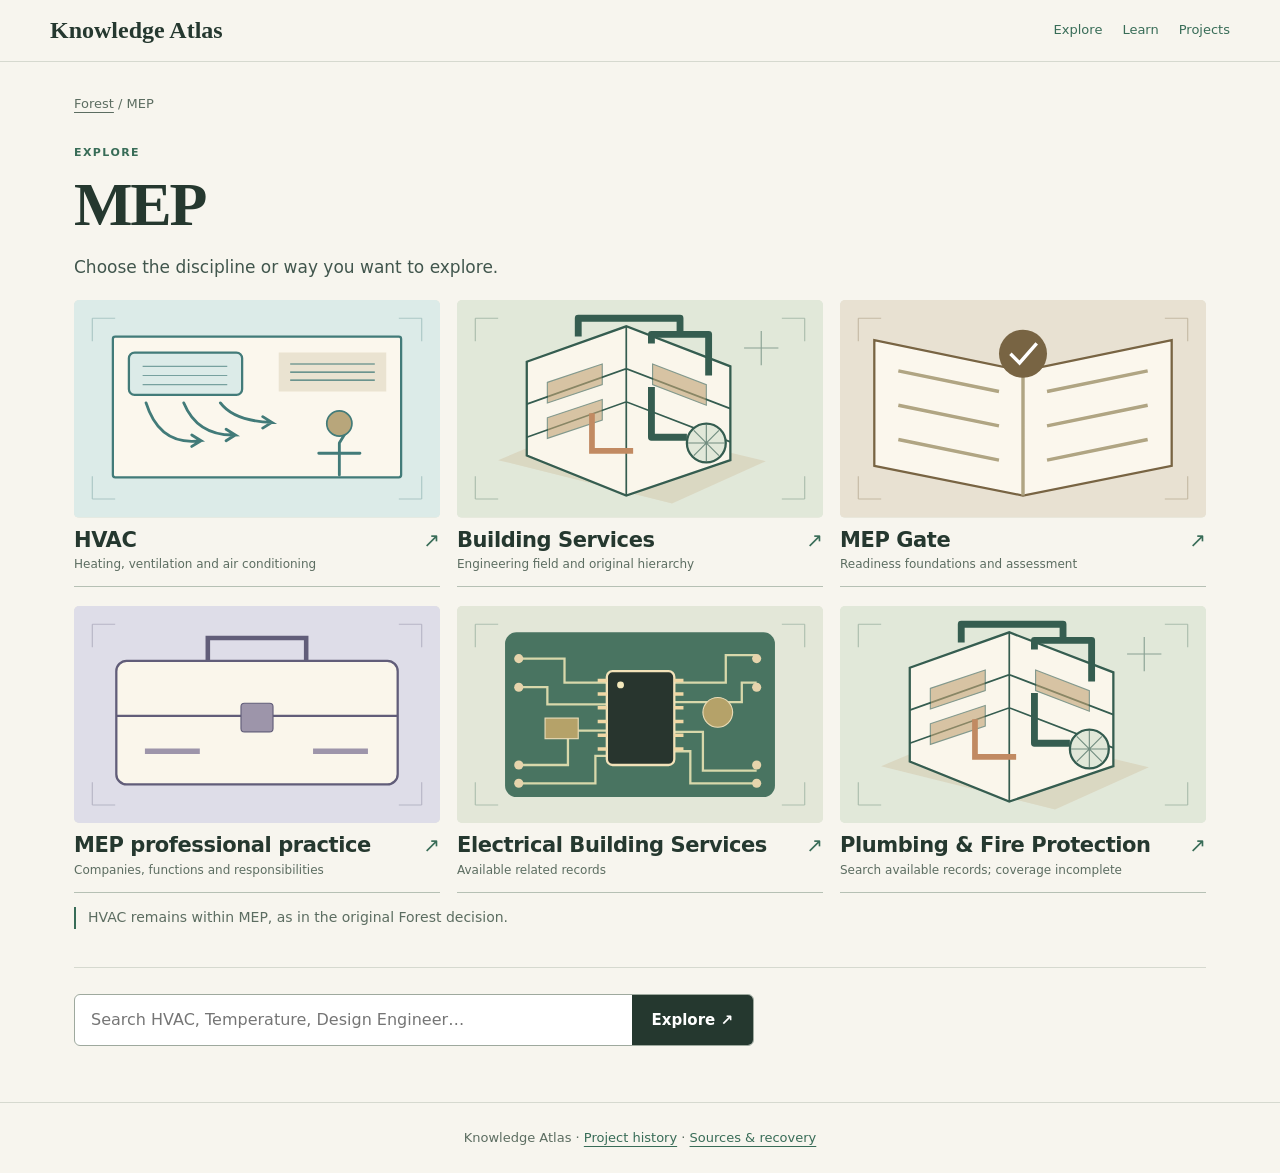
<file: fields.html>
<!doctype html><html lang="en"><head><meta charset="utf-8"><meta name="viewport" content="width=device-width, initial-scale=1"><title>Explore a field · Knowledge Atlas</title><link rel="stylesheet" href="style.css"><link rel="stylesheet" href="visual-navigation.css"></head><body><header><a class="brand" href="index.html">Knowledge Atlas</a><nav><a href="index.html#atlas">Explore</a><a href="index.html#lessons">Learn</a><a href="projects.html">Projects</a></nav></header><main><div class="field-page" data-field="mep" ><div class="crumb"><a href="index.html#atlas">Forest</a> / MEP</div><div class="f-hero"><p class="eyebrow">EXPLORE</p><h1>MEP</h1><p class="intro">Choose the discipline or way you want to explore.</p></div><div class="visual-grid field-grid"><a class="visual " href="fields.html?field=hvac"><div class="visual-art"><svg viewBox="0 0 320 190" aria-hidden="true" focusable="false" style="--bg:#dcebe8;--i:#427b79;--a:#b8a67b"><rect width="320" height="190" fill="var(--bg)"/><path d="M16 16h20m-20 0v20m288-20h-20m20 0v20M16 174h20m-20 0v-20m288 20h-20m20 0v-20" stroke="var(--i)" opacity=".32" fill="none"/><rect x="34" y="32" width="252" height="123" rx="2" fill="#fbf7ed" stroke="var(--i)" stroke-width="2"/><rect x="48" y="46" width="99" height="37" rx="5" fill="var(--bg)" stroke="var(--i)" stroke-width="2"/><path d="M60 58h74m-74 8h74m-74 8h74" stroke="var(--i)" opacity=".65"/><g fill="none" stroke="var(--i)" stroke-width="2.5" stroke-linecap="round"><path d="M63 90q12 38 48 33l-8-5m8 5-8 5M96 90q12 29 45 28l-8-5m8 5-8 5M128 90q12 16 45 17l-8-5m8 5-8 5"/><path d="M232 153v-28m-18 9h36m-18-9 8-13"/></g><circle cx="232" cy="108" r="11" fill="var(--a)" stroke="var(--i)" stroke-width="1.5"/><path d="M179 46h94v34h-94z" fill="var(--a)" opacity=".25"/><path d="M189 56h74m-74 7h74m-74 7h74" stroke="var(--i)"/></svg></div><div class="tile-text"><div><h3>HVAC</h3><p>Heating, ventilation and air conditioning</p></div><span class="go" aria-hidden="true">↗</span></div></a><a class="visual " href="explore.html#E%3At_engineering_building"><div class="visual-art"><svg viewBox="0 0 320 190" aria-hidden="true" focusable="false" style="--bg:#e1e8d9;--i:#355d50;--a:#c1a274"><rect width="320" height="190" fill="var(--bg)"/><path d="M16 16h20m-20 0v20m288-20h-20m20 0v20M16 174h20m-20 0v-20m288 20h-20m20 0v-20" stroke="var(--i)" opacity=".32" fill="none"/><path d="M36 140 120 105 270 141 188 178Z" fill="var(--a)" opacity=".23"/><path d="M61 136V54l87-31 91 35v82l-91 31Z" fill="#faf6eb" stroke="var(--i)" stroke-width="2"/><path d="M148 23v148M61 91l87-31 91 35M61 120l87-31 91 35" fill="none" stroke="var(--i)" stroke-width="1.5"/><path d="M79 72l48-16v18L79 90ZM79 103l48-16v18l-48 16ZM171 56l47 18v18l-47-18Z" fill="var(--a)" opacity=".6" stroke="var(--i)"/><path d="M106 32V16h89v17m-25 5v-8h50v36m-50 10v44h31" fill="none" stroke="var(--i)" stroke-width="6" stroke-linejoin="round"/><path d="M154 132h-36v-33" stroke="#c18a62" stroke-width="5" fill="none"/><circle cx="218" cy="125" r="17" fill="var(--bg)" stroke="var(--i)" stroke-width="2"/><path d="M218 109v32m-16-16h32m-27-11 22 22m0-22-22 22" stroke="var(--i)" opacity=".65"/><path d="M251 42h30m-15-15v30" stroke="var(--i)" opacity=".5"/></svg></div><div class="tile-text"><div><h3>Building Services</h3><p>Engineering field and original hierarchy</p></div><span class="go" aria-hidden="true">↗</span></div></a><a class="visual " href="workspaces.html?project=forest"><div class="visual-art"><svg viewBox="0 0 320 190" aria-hidden="true" focusable="false" style="--bg:#e8e1d2;--i:#786443;--a:#b0a583"><rect width="320" height="190" fill="var(--bg)"/><path d="M16 16h20m-20 0v20m288-20h-20m20 0v20M16 174h20m-20 0v-20m288 20h-20m20 0v-20" stroke="var(--i)" opacity=".32" fill="none"/><path d="M30 145 160 171 290 145V35L160 62 30 35Z" fill="#fbf7ed" stroke="var(--i)" stroke-width="2"/><path d="M160 62v109M51 62l88 18m-88 12 88 18m-88 12 88 18M181 80l88-18m-88 48 88-18m-88 48 88-18" stroke="var(--a)" stroke-width="3"/><circle cx="160" cy="47" r="21" fill="var(--i)"/><path d="m149 47 8 8 15-17" stroke="#fff" stroke-width="3" fill="none"/></svg></div><div class="tile-text"><div><h3>MEP Gate</h3><p>Readiness foundations and assessment</p></div><span class="go" aria-hidden="true">↗</span></div></a><a class="visual " href="explore.html#W%3Aenergy"><div class="visual-art"><svg viewBox="0 0 320 190" aria-hidden="true" focusable="false" style="--bg:#dedde8;--i:#615d79;--a:#9d95aa"><rect width="320" height="190" fill="var(--bg)"/><path d="M16 16h20m-20 0v20m288-20h-20m20 0v20M16 174h20m-20 0v-20m288 20h-20m20 0v-20" stroke="var(--i)" opacity=".32" fill="none"/><rect x="37" y="48" width="246" height="108" rx="9" fill="#faf6eb" stroke="var(--i)" stroke-width="2"/><path d="M117 48V28h86v20" fill="none" stroke="var(--i)" stroke-width="4"/><path d="M37 96h246" stroke="var(--i)" stroke-width="2"/><rect x="146" y="85" width="28" height="25" rx="3" fill="var(--a)" stroke="var(--i)"/><path d="M62 127h48m99 0h48" stroke="var(--a)" stroke-width="5"/></svg></div><div class="tile-text"><div><h3>MEP professional practice</h3><p>Companies, functions and responsibilities</p></div><span class="go" aria-hidden="true">↗</span></div></a><a class="visual " href="explore.html?q=electrical"><div class="visual-art"><svg viewBox="0 0 320 190" aria-hidden="true" focusable="false" style="--bg:#e3e7d8;--i:#3c6b57;--a:#b5a269"><rect width="320" height="190" fill="var(--bg)"/><path d="M16 16h20m-20 0v20m288-20h-20m20 0v20M16 174h20m-20 0v-20m288 20h-20m20 0v-20" stroke="var(--i)" opacity=".32" fill="none"/><rect x="42" y="23" width="236" height="144" rx="10" fill="var(--i)" opacity=".92"/><g fill="none" stroke="#d8d8ab" stroke-width="2"><path d="M54 46h40v21h37M54 71h25v15h52M54 139h43v-30h34M54 155h67v-24h10M190 67h45V43h27M190 84h59v-17h13M190 110h25v34h47M190 127h14v28h58"/></g><rect x="131" y="57" width="59" height="82" rx="5" fill="#28352e" stroke="#f2e2b9" stroke-width="2"/><g stroke="#f0d7a5" stroke-width="3"><path d="M123 65h8m59 0h8"/><path d="M123 77h8m59 0h8"/><path d="M123 89h8m59 0h8"/><path d="M123 101h8m59 0h8"/><path d="M123 113h8m59 0h8"/><path d="M123 125h8m59 0h8"/></g><circle cx="143" cy="69" r="3" fill="#f4e9bc"/><rect x="77" y="98" width="29" height="18" fill="var(--a)" stroke="#e9dbb6"/><circle cx="228" cy="93" r="13" fill="var(--a)" stroke="#e9dbb6"/><g fill="#e6d4ac"><circle cx="54" cy="46" r="4"/><circle cx="54" cy="71" r="4"/><circle cx="54" cy="139" r="4"/><circle cx="54" cy="155" r="4"/><circle cx="262" cy="46" r="4"/><circle cx="262" cy="71" r="4"/><circle cx="262" cy="139" r="4"/><circle cx="262" cy="155" r="4"/></g></svg></div><div class="tile-text"><div><h3>Electrical Building Services</h3><p>Available related records</p></div><span class="go" aria-hidden="true">↗</span></div></a><a class="visual " href="explore.html?q=plumbing"><div class="visual-art"><svg viewBox="0 0 320 190" aria-hidden="true" focusable="false" style="--bg:#e1e8d9;--i:#355d50;--a:#c1a274"><rect width="320" height="190" fill="var(--bg)"/><path d="M16 16h20m-20 0v20m288-20h-20m20 0v20M16 174h20m-20 0v-20m288 20h-20m20 0v-20" stroke="var(--i)" opacity=".32" fill="none"/><path d="M36 140 120 105 270 141 188 178Z" fill="var(--a)" opacity=".23"/><path d="M61 136V54l87-31 91 35v82l-91 31Z" fill="#faf6eb" stroke="var(--i)" stroke-width="2"/><path d="M148 23v148M61 91l87-31 91 35M61 120l87-31 91 35" fill="none" stroke="var(--i)" stroke-width="1.5"/><path d="M79 72l48-16v18L79 90ZM79 103l48-16v18l-48 16ZM171 56l47 18v18l-47-18Z" fill="var(--a)" opacity=".6" stroke="var(--i)"/><path d="M106 32V16h89v17m-25 5v-8h50v36m-50 10v44h31" fill="none" stroke="var(--i)" stroke-width="6" stroke-linejoin="round"/><path d="M154 132h-36v-33" stroke="#c18a62" stroke-width="5" fill="none"/><circle cx="218" cy="125" r="17" fill="var(--bg)" stroke="var(--i)" stroke-width="2"/><path d="M218 109v32m-16-16h32m-27-11 22 22m0-22-22 22" stroke="var(--i)" opacity=".65"/><path d="M251 42h30m-15-15v30" stroke="var(--i)" opacity=".5"/></svg></div><div class="tile-text"><div><h3>Plumbing & Fire Protection</h3><p>Search available records; coverage incomplete</p></div><span class="go" aria-hidden="true">↗</span></div></a></div><p class="note">HVAC remains within MEP, as in the original Forest decision.</p></div><div class="field-page" data-field="hvac" hidden><div class="crumb"><a href="index.html#atlas">Forest</a> / <a href="fields.html?field=mep">MEP</a> / HVAC</div><div class="f-hero"><p class="eyebrow">EXPLORE</p><h1>HVAC</h1><p class="intro">Choose what you want to understand about HVAC.</p></div><div class="visual-grid field-grid"><a class="visual " href="explore.html#E%3An_engineering_building_01"><div class="visual-art"><svg viewBox="0 0 320 190" aria-hidden="true" focusable="false" style="--bg:#dcebe8;--i:#427b79;--a:#b8a67b"><rect width="320" height="190" fill="var(--bg)"/><path d="M16 16h20m-20 0v20m288-20h-20m20 0v20M16 174h20m-20 0v-20m288 20h-20m20 0v-20" stroke="var(--i)" opacity=".32" fill="none"/><rect x="34" y="32" width="252" height="123" rx="2" fill="#fbf7ed" stroke="var(--i)" stroke-width="2"/><rect x="48" y="46" width="99" height="37" rx="5" fill="var(--bg)" stroke="var(--i)" stroke-width="2"/><path d="M60 58h74m-74 8h74m-74 8h74" stroke="var(--i)" opacity=".65"/><g fill="none" stroke="var(--i)" stroke-width="2.5" stroke-linecap="round"><path d="M63 90q12 38 48 33l-8-5m8 5-8 5M96 90q12 29 45 28l-8-5m8 5-8 5M128 90q12 16 45 17l-8-5m8 5-8 5"/><path d="M232 153v-28m-18 9h36m-18-9 8-13"/></g><circle cx="232" cy="108" r="11" fill="var(--a)" stroke="var(--i)" stroke-width="1.5"/><path d="M179 46h94v34h-94z" fill="var(--a)" opacity=".25"/><path d="M189 56h74m-74 7h74m-74 7h74" stroke="var(--i)"/></svg></div><div class="tile-text"><div><h3>HVAC Engineering</h3><p>Field and scope</p></div><span class="go" aria-hidden="true">↗</span></div></a><a class="visual " href="explore.html#E%3An_technologies_hvac_01"><div class="visual-art"><svg viewBox="0 0 320 190" aria-hidden="true" focusable="false" style="--bg:#e1e8d9;--i:#355d50;--a:#c1a274"><rect width="320" height="190" fill="var(--bg)"/><path d="M16 16h20m-20 0v20m288-20h-20m20 0v20M16 174h20m-20 0v-20m288 20h-20m20 0v-20" stroke="var(--i)" opacity=".32" fill="none"/><path d="M36 140 120 105 270 141 188 178Z" fill="var(--a)" opacity=".23"/><path d="M61 136V54l87-31 91 35v82l-91 31Z" fill="#faf6eb" stroke="var(--i)" stroke-width="2"/><path d="M148 23v148M61 91l87-31 91 35M61 120l87-31 91 35" fill="none" stroke="var(--i)" stroke-width="1.5"/><path d="M79 72l48-16v18L79 90ZM79 103l48-16v18l-48 16ZM171 56l47 18v18l-47-18Z" fill="var(--a)" opacity=".6" stroke="var(--i)"/><path d="M106 32V16h89v17m-25 5v-8h50v36m-50 10v44h31" fill="none" stroke="var(--i)" stroke-width="6" stroke-linejoin="round"/><path d="M154 132h-36v-33" stroke="#c18a62" stroke-width="5" fill="none"/><circle cx="218" cy="125" r="17" fill="var(--bg)" stroke="var(--i)" stroke-width="2"/><path d="M218 109v32m-16-16h32m-27-11 22 22m0-22-22 22" stroke="var(--i)" opacity=".65"/><path d="M251 42h30m-15-15v30" stroke="var(--i)" opacity=".5"/></svg></div><div class="tile-text"><div><h3>HVAC Systems</h3><p>Systems and technology</p></div><span class="go" aria-hidden="true">↗</span></div></a><a class="visual " href="explore.html#E%3Ag_science"><div class="visual-art"><svg viewBox="0 0 320 190" aria-hidden="true" focusable="false" style="--bg:#eee3ce;--i:#92642e;--a:#cda24d"><rect width="320" height="190" fill="var(--bg)"/><path d="M16 16h20m-20 0v20m288-20h-20m20 0v20M16 174h20m-20 0v-20m288 20h-20m20 0v-20" stroke="var(--i)" opacity=".32" fill="none"/><circle cx="254" cy="43" r="21" fill="var(--a)" opacity=".7"/><g stroke="var(--i)" stroke-width="2" fill="none"><path d="M27 154 293 154M74 153V53m-1 0-41-20m41 20 34-37m-34 37 7 47" stroke-linecap="round"/><path d="M124 109h91l25 44H105z" fill="var(--i)" opacity=".85"/><path d="M128 122h94m-104 15h111m-77-28-9 44m33-44v44m26-44 11 44" stroke="#f5edda"/><path d="M251 154v-49l14-14 14 14v49m-28-37h28" fill="#fbf6e8"/><path d="M265 103v13m-5-6h10"/></g><path d="M30 154Q86 138 125 155T290 154" stroke="var(--a)" stroke-width="3" fill="none"/></svg></div><div class="tile-text"><div><h3>Scientific foundations</h3><p>Explore the original science tree</p></div><span class="go" aria-hidden="true">↗</span></div></a><a class="visual " href="explore.html#W%3Ahvac_design_engineer"><div class="visual-art"><svg viewBox="0 0 320 190" aria-hidden="true" focusable="false" style="--bg:#dedde8;--i:#615d79;--a:#9d95aa"><rect width="320" height="190" fill="var(--bg)"/><path d="M16 16h20m-20 0v20m288-20h-20m20 0v20M16 174h20m-20 0v-20m288 20h-20m20 0v-20" stroke="var(--i)" opacity=".32" fill="none"/><rect x="37" y="48" width="246" height="108" rx="9" fill="#faf6eb" stroke="var(--i)" stroke-width="2"/><path d="M117 48V28h86v20" fill="none" stroke="var(--i)" stroke-width="4"/><path d="M37 96h246" stroke="var(--i)" stroke-width="2"/><rect x="146" y="85" width="28" height="25" rx="3" fill="var(--a)" stroke="var(--i)"/><path d="M62 127h48m99 0h48" stroke="var(--a)" stroke-width="5"/></svg></div><div class="tile-text"><div><h3>HVAC Design Engineer</h3><p>Role and responsibilities</p></div><span class="go" aria-hidden="true">↗</span></div></a><a class="visual " href="explore.html#W%3Ahvac_lifecycle"><div class="visual-art"><svg viewBox="0 0 320 190" aria-hidden="true" focusable="false" style="--bg:#dce5ec;--i:#365a77;--a:#8da4b2"><rect width="320" height="190" fill="var(--bg)"/><path d="M16 16h20m-20 0v20m288-20h-20m20 0v20M16 174h20m-20 0v-20m288 20h-20m20 0v-20" stroke="var(--i)" opacity=".32" fill="none"/><rect x="38" y="29" width="244" height="137" rx="8" fill="#f7f8f3" stroke="var(--i)" stroke-width="2"/><path d="M38 53h244" stroke="var(--i)" stroke-width="2"/><g fill="var(--a)"><circle cx="51" cy="41" r="3"/><circle cx="62" cy="41" r="3"/><circle cx="73" cy="41" r="3"/></g><path d="M90 74 72 88l18 14m35-28 18 14-18 14m-14-33-7 37" fill="none" stroke="var(--i)" stroke-width="4" stroke-linecap="round"/><path d="M66 123h68m-68 12h51m-51 12h74" stroke="var(--a)" stroke-width="4"/><g fill="var(--bg)" stroke="var(--i)" stroke-width="2"><rect x="169" y="69" width="68" height="26" rx="4"/><rect x="153" y="122" width="57" height="25" rx="4"/><rect x="220" y="122" width="45" height="25" rx="4"/></g><path d="M203 95v12h-22v15m22-15h40v15" stroke="var(--i)" fill="none" stroke-width="2"/><path d="M183 82h40m-18 52h-40m59 0h15" stroke="var(--a)" stroke-width="3"/></svg></div><div class="tile-text"><div><h3>Design workflow</h3><p>Design-to-operation lifecycle</p></div><span class="go" aria-hidden="true">↗</span></div></a><a class="visual " href="workspaces.html?project=hvac"><div class="visual-art"><svg viewBox="0 0 320 190" aria-hidden="true" focusable="false" style="--bg:#e6e2ef;--i:#61577d;--a:#9c8bb6"><rect width="320" height="190" fill="var(--bg)"/><path d="M16 16h20m-20 0v20m288-20h-20m20 0v20M16 174h20m-20 0v-20m288 20h-20m20 0v-20" stroke="var(--i)" opacity=".32" fill="none"/><g stroke="var(--i)" stroke-width="2"><path d="M32 54v85c0 20 87 20 87 0V54" fill="#faf6eb"/><ellipse cx="75.5" cy="54" rx="43.5" ry="15" fill="var(--a)"/><path d="M32 82c0 20 87 20 87 0M32 111c0 20 87 20 87 0" fill="none"/><path d="M119 96h29l10-10m-10 10 10 10" fill="none"/><rect x="165" y="37" width="126" height="121" rx="4" fill="#faf6eb"/><path d="M181 139V67m0 72h95" fill="none"/></g><path d="M192 137v-27h16v27m9 0V90h16v47m9 0V67h16v70" fill="var(--a)"/><path d="m192 100 26-20 23 4 27-26" stroke="var(--i)" stroke-width="3" fill="none"/><g fill="var(--i)"><circle cx="192" cy="100" r="4"/><circle cx="218" cy="80" r="4"/><circle cx="241" cy="84" r="4"/><circle cx="268" cy="58" r="4"/></g></svg></div><div class="tile-text"><div><h3>Engineering applications</h3><p>Activity profiles and engineering data</p></div><span class="go" aria-hidden="true">↗</span></div></a></div><p class="note">These routes reference distinct original records, not a new merged definition. Professional, engineering and system meanings remain separate.</p></div><div class="field-page" data-field="design" hidden><div class="crumb"><a href="index.html#atlas">Forest</a> / Design</div><div class="f-hero"><p class="eyebrow">EXPLORE</p><h1>Design</h1><p class="intro">Explore the original professional knowledge and the design workflow.</p></div><div class="visual-grid field-grid"><a class="visual " href="explore.html#W%3Adesign"><div class="visual-art"><svg viewBox="0 0 320 190" aria-hidden="true" focusable="false" style="--bg:#eedbd0;--i:#935e4e;--a:#c89364"><rect width="320" height="190" fill="var(--bg)"/><path d="M16 16h20m-20 0v20m288-20h-20m20 0v20M16 174h20m-20 0v-20m288 20h-20m20 0v-20" stroke="var(--i)" opacity=".32" fill="none"/><g transform="rotate(-10 150 95)"><rect x="47" y="24" width="115" height="142" fill="#fcf8ee" stroke="var(--i)" stroke-width="2"/><path d="M63 40h83v110H63zM63 76h83M63 114h83M104 40v110" fill="none" stroke="var(--i)" opacity=".25"/><text x="77" y="111" font-family="Georgia,serif" font-size="72" fill="var(--i)">Aa</text></g><g transform="rotate(10 215 95)"><rect x="170" y="35" width="90" height="121" fill="#faf6eb" stroke="var(--i)" stroke-width="2"/><rect x="185" y="50" width="60" height="54" fill="var(--a)"/><circle cx="215" cy="77" r="19" fill="var(--i)"/><path d="M185 116h60m-60 9h48m-48 9h53" stroke="var(--i)" stroke-width="3"/></g><circle cx="42" cy="145" r="13" fill="var(--i)"/><circle cx="69" cy="150" r="13" fill="var(--a)"/><circle cx="95" cy="155" r="13" fill="#faf6eb" stroke="var(--i)"/></svg></div><div class="tile-text"><div><h3>Design domain</h3><p>Roles and disciplines</p></div><span class="go" aria-hidden="true">↗</span></div></a><a class="visual " href="workspaces.html?project=design"><div class="visual-art"><svg viewBox="0 0 320 190" aria-hidden="true" focusable="false" style="--bg:#dedde8;--i:#615d79;--a:#9d95aa"><rect width="320" height="190" fill="var(--bg)"/><path d="M16 16h20m-20 0v20m288-20h-20m20 0v20M16 174h20m-20 0v-20m288 20h-20m20 0v-20" stroke="var(--i)" opacity=".32" fill="none"/><rect x="37" y="48" width="246" height="108" rx="9" fill="#faf6eb" stroke="var(--i)" stroke-width="2"/><path d="M117 48V28h86v20" fill="none" stroke="var(--i)" stroke-width="4"/><path d="M37 96h246" stroke="var(--i)" stroke-width="2"/><rect x="146" y="85" width="28" height="25" rx="3" fill="var(--a)" stroke="var(--i)"/><path d="M62 127h48m99 0h48" stroke="var(--a)" stroke-width="5"/></svg></div><div class="tile-text"><div><h3>Design Workflow</h3><p>21-stage historical workflow</p></div><span class="go" aria-hidden="true">↗</span></div></a><a class="visual " href="explore.html?q=design%20research"><div class="visual-art"><svg viewBox="0 0 320 190" aria-hidden="true" focusable="false" style="--bg:#e9e0d2;--i:#8a6449;--a:#b69669"><rect width="320" height="190" fill="var(--bg)"/><path d="M16 16h20m-20 0v20m288-20h-20m20 0v20M16 174h20m-20 0v-20m288 20h-20m20 0v-20" stroke="var(--i)" opacity=".32" fill="none"/><rect x="49" y="23" width="151" height="144" rx="3" fill="#faf6eb" stroke="var(--i)" stroke-width="2"/><path d="M69 48h110m-110 17h110m-110 17h72m-72 30h74m-74 17h62m-62 17h85" stroke="var(--a)" stroke-width="3"/><circle cx="209" cy="95" r="38" fill="var(--bg)" stroke="var(--i)" stroke-width="5"/><path d="m236 122 36 36" stroke="var(--i)" stroke-width="11" stroke-linecap="round"/><path d="M192 95h34m-17-17v34" stroke="var(--i)" stroke-width="2"/></svg></div><div class="tile-text"><div><h3>Design research</h3><p>Recovered research records</p></div><span class="go" aria-hidden="true">↗</span></div></a></div></div><div class="field-page" data-field="software" hidden><div class="crumb"><a href="index.html#atlas">Forest</a> / Software</div><div class="f-hero"><p class="eyebrow">EXPLORE</p><h1>Software</h1><p class="intro">Explore the recovered software and automation knowledge.</p></div><div class="visual-grid field-grid"><a class="visual " href="explore.html#W%3Asoftware"><div class="visual-art"><svg viewBox="0 0 320 190" aria-hidden="true" focusable="false" style="--bg:#dce5ec;--i:#365a77;--a:#8da4b2"><rect width="320" height="190" fill="var(--bg)"/><path d="M16 16h20m-20 0v20m288-20h-20m20 0v20M16 174h20m-20 0v-20m288 20h-20m20 0v-20" stroke="var(--i)" opacity=".32" fill="none"/><rect x="38" y="29" width="244" height="137" rx="8" fill="#f7f8f3" stroke="var(--i)" stroke-width="2"/><path d="M38 53h244" stroke="var(--i)" stroke-width="2"/><g fill="var(--a)"><circle cx="51" cy="41" r="3"/><circle cx="62" cy="41" r="3"/><circle cx="73" cy="41" r="3"/></g><path d="M90 74 72 88l18 14m35-28 18 14-18 14m-14-33-7 37" fill="none" stroke="var(--i)" stroke-width="4" stroke-linecap="round"/><path d="M66 123h68m-68 12h51m-51 12h74" stroke="var(--a)" stroke-width="4"/><g fill="var(--bg)" stroke="var(--i)" stroke-width="2"><rect x="169" y="69" width="68" height="26" rx="4"/><rect x="153" y="122" width="57" height="25" rx="4"/><rect x="220" y="122" width="45" height="25" rx="4"/></g><path d="M203 95v12h-22v15m22-15h40v15" stroke="var(--i)" fill="none" stroke-width="2"/><path d="M183 82h40m-18 52h-40m59 0h15" stroke="var(--a)" stroke-width="3"/></svg></div><div class="tile-text"><div><h3>Software & Automation</h3><p>Original domain</p></div><span class="go" aria-hidden="true">↗</span></div></a><a class="visual " href="explore.html#W%3Asoftware_lifecycle"><div class="visual-art"><svg viewBox="0 0 320 190" aria-hidden="true" focusable="false" style="--bg:#dedde8;--i:#615d79;--a:#9d95aa"><rect width="320" height="190" fill="var(--bg)"/><path d="M16 16h20m-20 0v20m288-20h-20m20 0v20M16 174h20m-20 0v-20m288 20h-20m20 0v-20" stroke="var(--i)" opacity=".32" fill="none"/><rect x="37" y="48" width="246" height="108" rx="9" fill="#faf6eb" stroke="var(--i)" stroke-width="2"/><path d="M117 48V28h86v20" fill="none" stroke="var(--i)" stroke-width="4"/><path d="M37 96h246" stroke="var(--i)" stroke-width="2"/><rect x="146" y="85" width="28" height="25" rx="3" fill="var(--a)" stroke="var(--i)"/><path d="M62 127h48m99 0h48" stroke="var(--a)" stroke-width="5"/></svg></div><div class="tile-text"><div><h3>Software lifecycle</h3><p>Original work process</p></div><span class="go" aria-hidden="true">↗</span></div></a><a class="visual " href="lessons/information-data.html"><div class="visual-art"><svg viewBox="0 0 320 190" aria-hidden="true" focusable="false" style="--bg:#e8e1d2;--i:#786443;--a:#b0a583"><rect width="320" height="190" fill="var(--bg)"/><path d="M16 16h20m-20 0v20m288-20h-20m20 0v20M16 174h20m-20 0v-20m288 20h-20m20 0v-20" stroke="var(--i)" opacity=".32" fill="none"/><path d="M30 145 160 171 290 145V35L160 62 30 35Z" fill="#fbf7ed" stroke="var(--i)" stroke-width="2"/><path d="M160 62v109M51 62l88 18m-88 12 88 18m-88 12 88 18M181 80l88-18m-88 48 88-18m-88 48 88-18" stroke="var(--a)" stroke-width="3"/><circle cx="160" cy="47" r="21" fill="var(--i)"/><path d="m149 47 8 8 15-17" stroke="#fff" stroke-width="3" fill="none"/></svg></div><div class="tile-text"><div><h3>Computing fundamentals</h3><p>Read the published lesson</p></div><span class="go" aria-hidden="true">↗</span></div></a></div></div><div class="field-page" data-field="data" hidden><div class="crumb"><a href="index.html#atlas">Forest</a> / Data & Information</div><div class="f-hero"><p class="eyebrow">EXPLORE</p><h1>Data & Information</h1><p class="intro">Explore available knowledge in data and information.</p></div><div class="visual-grid field-grid"><a class="visual " href="explore.html#W%3Adata_engineering"><div class="visual-art"><svg viewBox="0 0 320 190" aria-hidden="true" focusable="false" style="--bg:#e6e2ef;--i:#61577d;--a:#9c8bb6"><rect width="320" height="190" fill="var(--bg)"/><path d="M16 16h20m-20 0v20m288-20h-20m20 0v20M16 174h20m-20 0v-20m288 20h-20m20 0v-20" stroke="var(--i)" opacity=".32" fill="none"/><g stroke="var(--i)" stroke-width="2"><path d="M32 54v85c0 20 87 20 87 0V54" fill="#faf6eb"/><ellipse cx="75.5" cy="54" rx="43.5" ry="15" fill="var(--a)"/><path d="M32 82c0 20 87 20 87 0M32 111c0 20 87 20 87 0" fill="none"/><path d="M119 96h29l10-10m-10 10 10 10" fill="none"/><rect x="165" y="37" width="126" height="121" rx="4" fill="#faf6eb"/><path d="M181 139V67m0 72h95" fill="none"/></g><path d="M192 137v-27h16v27m9 0V90h16v47m9 0V67h16v70" fill="var(--a)"/><path d="m192 100 26-20 23 4 27-26" stroke="var(--i)" stroke-width="3" fill="none"/><g fill="var(--i)"><circle cx="192" cy="100" r="4"/><circle cx="218" cy="80" r="4"/><circle cx="241" cy="84" r="4"/><circle cx="268" cy="58" r="4"/></g></svg></div><div class="tile-text"><div><h3>Data Engineering</h3><p>Original function</p></div><span class="go" aria-hidden="true">↗</span></div></a><a class="visual " href="lessons/information-data.html"><div class="visual-art"><svg viewBox="0 0 320 190" aria-hidden="true" focusable="false" style="--bg:#e8e1d2;--i:#786443;--a:#b0a583"><rect width="320" height="190" fill="var(--bg)"/><path d="M16 16h20m-20 0v20m288-20h-20m20 0v20M16 174h20m-20 0v-20m288 20h-20m20 0v-20" stroke="var(--i)" opacity=".32" fill="none"/><path d="M30 145 160 171 290 145V35L160 62 30 35Z" fill="#fbf7ed" stroke="var(--i)" stroke-width="2"/><path d="M160 62v109M51 62l88 18m-88 12 88 18m-88 12 88 18M181 80l88-18m-88 48 88-18m-88 48 88-18" stroke="var(--a)" stroke-width="3"/><circle cx="160" cy="47" r="21" fill="var(--i)"/><path d="m149 47 8 8 15-17" stroke="#fff" stroke-width="3" fill="none"/></svg></div><div class="tile-text"><div><h3>Information representation</h3><p>Published lesson</p></div><span class="go" aria-hidden="true">↗</span></div></a><a class="visual " href="explore.html#W%3Adata_automation"><div class="visual-art"><svg viewBox="0 0 320 190" aria-hidden="true" focusable="false" style="--bg:#dce5ec;--i:#365a77;--a:#8da4b2"><rect width="320" height="190" fill="var(--bg)"/><path d="M16 16h20m-20 0v20m288-20h-20m20 0v20M16 174h20m-20 0v-20m288 20h-20m20 0v-20" stroke="var(--i)" opacity=".32" fill="none"/><rect x="38" y="29" width="244" height="137" rx="8" fill="#f7f8f3" stroke="var(--i)" stroke-width="2"/><path d="M38 53h244" stroke="var(--i)" stroke-width="2"/><g fill="var(--a)"><circle cx="51" cy="41" r="3"/><circle cx="62" cy="41" r="3"/><circle cx="73" cy="41" r="3"/></g><path d="M90 74 72 88l18 14m35-28 18 14-18 14m-14-33-7 37" fill="none" stroke="var(--i)" stroke-width="4" stroke-linecap="round"/><path d="M66 123h68m-68 12h51m-51 12h74" stroke="var(--a)" stroke-width="4"/><g fill="var(--bg)" stroke="var(--i)" stroke-width="2"><rect x="169" y="69" width="68" height="26" rx="4"/><rect x="153" y="122" width="57" height="25" rx="4"/><rect x="220" y="122" width="45" height="25" rx="4"/></g><path d="M203 95v12h-22v15m22-15h40v15" stroke="var(--i)" fill="none" stroke-width="2"/><path d="M183 82h40m-18 52h-40m59 0h15" stroke="var(--a)" stroke-width="3"/></svg></div><div class="tile-text"><div><h3>Data Pipeline Automation</h3><p>Original automation record</p></div><span class="go" aria-hidden="true">↗</span></div></a></div><p class="note">Partial recovered coverage; this is not the full Garden.</p></div><div class="field-page" data-field="ai" hidden><div class="crumb"><a href="index.html#atlas">Forest</a> / Applied AI</div><div class="f-hero"><p class="eyebrow">EXPLORE</p><h1>Applied AI</h1><p class="intro">The historical Garden is retained; its recovered knowledge is incomplete.</p></div><div class="visual-grid field-grid"><a class="visual " href="explore.html?q=machine%20learning"><div class="visual-art"><svg viewBox="0 0 320 190" aria-hidden="true" focusable="false" style="--bg:#e7e5d0;--i:#6a713e;--a:#a1a67b"><rect width="320" height="190" fill="var(--bg)"/><path d="M16 16h20m-20 0v20m288-20h-20m20 0v20M16 174h20m-20 0v-20m288 20h-20m20 0v-20" stroke="var(--i)" opacity=".32" fill="none"/><g stroke="var(--i)" stroke-opacity=".42" stroke-width="1.6"><path d="M57 51 160 40"/><path d="M57 51 160 78"/><path d="M57 51 160 116"/><path d="M57 51 160 154"/><path d="M57 95 160 40"/><path d="M57 95 160 78"/><path d="M57 95 160 116"/><path d="M57 95 160 154"/><path d="M57 139 160 40"/><path d="M57 139 160 78"/><path d="M57 139 160 116"/><path d="M57 139 160 154"/><path d="M160 40 263 70"/><path d="M160 40 263 123"/><path d="M160 78 263 70"/><path d="M160 78 263 123"/><path d="M160 116 263 70"/><path d="M160 116 263 123"/><path d="M160 154 263 70"/><path d="M160 154 263 123"/></g><g stroke="var(--i)" stroke-width="2" fill="#faf6eb"><circle cx="57" cy="51" r="13"/><circle cx="57" cy="95" r="13"/><circle cx="57" cy="139" r="13"/><circle cx="160" cy="40" r="13" fill="var(--a)"/><circle cx="160" cy="78" r="13" fill="var(--a)"/><circle cx="160" cy="116" r="13" fill="var(--a)"/><circle cx="160" cy="154" r="13" fill="var(--a)"/><circle cx="263" cy="70" r="15"/><circle cx="263" cy="123" r="15"/></g><path d="M57 95 160 116 263 70" stroke="var(--i)" stroke-width="3" fill="none"/><circle cx="263" cy="70" r="7" fill="var(--i)"/></svg></div><div class="tile-text"><div><h3>AI-related knowledge</h3><p>Search available original records</p></div><span class="go" aria-hidden="true">↗</span></div></a><a class="visual " href="explore.html#W%3Adata_engineering"><div class="visual-art"><svg viewBox="0 0 320 190" aria-hidden="true" focusable="false" style="--bg:#e6e2ef;--i:#61577d;--a:#9c8bb6"><rect width="320" height="190" fill="var(--bg)"/><path d="M16 16h20m-20 0v20m288-20h-20m20 0v20M16 174h20m-20 0v-20m288 20h-20m20 0v-20" stroke="var(--i)" opacity=".32" fill="none"/><g stroke="var(--i)" stroke-width="2"><path d="M32 54v85c0 20 87 20 87 0V54" fill="#faf6eb"/><ellipse cx="75.5" cy="54" rx="43.5" ry="15" fill="var(--a)"/><path d="M32 82c0 20 87 20 87 0M32 111c0 20 87 20 87 0" fill="none"/><path d="M119 96h29l10-10m-10 10 10 10" fill="none"/><rect x="165" y="37" width="126" height="121" rx="4" fill="#faf6eb"/><path d="M181 139V67m0 72h95" fill="none"/></g><path d="M192 137v-27h16v27m9 0V90h16v47m9 0V67h16v70" fill="var(--a)"/><path d="m192 100 26-20 23 4 27-26" stroke="var(--i)" stroke-width="3" fill="none"/><g fill="var(--i)"><circle cx="192" cy="100" r="4"/><circle cx="218" cy="80" r="4"/><circle cx="241" cy="84" r="4"/><circle cx="268" cy="58" r="4"/></g></svg></div><div class="tile-text"><div><h3>Data foundations</h3><p>Related existing material</p></div><span class="go" aria-hidden="true">↗</span></div></a><a class="visual " href="explore.html#W%3Asoftware"><div class="visual-art"><svg viewBox="0 0 320 190" aria-hidden="true" focusable="false" style="--bg:#dce5ec;--i:#365a77;--a:#8da4b2"><rect width="320" height="190" fill="var(--bg)"/><path d="M16 16h20m-20 0v20m288-20h-20m20 0v20M16 174h20m-20 0v-20m288 20h-20m20 0v-20" stroke="var(--i)" opacity=".32" fill="none"/><rect x="38" y="29" width="244" height="137" rx="8" fill="#f7f8f3" stroke="var(--i)" stroke-width="2"/><path d="M38 53h244" stroke="var(--i)" stroke-width="2"/><g fill="var(--a)"><circle cx="51" cy="41" r="3"/><circle cx="62" cy="41" r="3"/><circle cx="73" cy="41" r="3"/></g><path d="M90 74 72 88l18 14m35-28 18 14-18 14m-14-33-7 37" fill="none" stroke="var(--i)" stroke-width="4" stroke-linecap="round"/><path d="M66 123h68m-68 12h51m-51 12h74" stroke="var(--a)" stroke-width="4"/><g fill="var(--bg)" stroke="var(--i)" stroke-width="2"><rect x="169" y="69" width="68" height="26" rx="4"/><rect x="153" y="122" width="57" height="25" rx="4"/><rect x="220" y="122" width="45" height="25" rx="4"/></g><path d="M203 95v12h-22v15m22-15h40v15" stroke="var(--i)" fill="none" stroke-width="2"/><path d="M183 82h40m-18 52h-40m59 0h15" stroke="var(--a)" stroke-width="3"/></svg></div><div class="tile-text"><div><h3>Software foundations</h3><p>Related original domain</p></div><span class="go" aria-hidden="true">↗</span></div></a></div><p class="note">The full original AI curriculum has not been restored. These are related entry points, not a completed AI learning path.</p></div><div class="field-page" data-field="electronics" hidden><div class="crumb"><a href="index.html#atlas">Forest</a> / Electronics</div><div class="f-hero"><p class="eyebrow">EXPLORE</p><h1>Electronics</h1><p class="intro">Explore physical systems, electronics and their professional practice.</p></div><div class="visual-grid field-grid"><a class="visual " href="explore.html#W%3Aelectronics"><div class="visual-art"><svg viewBox="0 0 320 190" aria-hidden="true" focusable="false" style="--bg:#e3e7d8;--i:#3c6b57;--a:#b5a269"><rect width="320" height="190" fill="var(--bg)"/><path d="M16 16h20m-20 0v20m288-20h-20m20 0v20M16 174h20m-20 0v-20m288 20h-20m20 0v-20" stroke="var(--i)" opacity=".32" fill="none"/><rect x="42" y="23" width="236" height="144" rx="10" fill="var(--i)" opacity=".92"/><g fill="none" stroke="#d8d8ab" stroke-width="2"><path d="M54 46h40v21h37M54 71h25v15h52M54 139h43v-30h34M54 155h67v-24h10M190 67h45V43h27M190 84h59v-17h13M190 110h25v34h47M190 127h14v28h58"/></g><rect x="131" y="57" width="59" height="82" rx="5" fill="#28352e" stroke="#f2e2b9" stroke-width="2"/><g stroke="#f0d7a5" stroke-width="3"><path d="M123 65h8m59 0h8"/><path d="M123 77h8m59 0h8"/><path d="M123 89h8m59 0h8"/><path d="M123 101h8m59 0h8"/><path d="M123 113h8m59 0h8"/><path d="M123 125h8m59 0h8"/></g><circle cx="143" cy="69" r="3" fill="#f4e9bc"/><rect x="77" y="98" width="29" height="18" fill="var(--a)" stroke="#e9dbb6"/><circle cx="228" cy="93" r="13" fill="var(--a)" stroke="#e9dbb6"/><g fill="#e6d4ac"><circle cx="54" cy="46" r="4"/><circle cx="54" cy="71" r="4"/><circle cx="54" cy="139" r="4"/><circle cx="54" cy="155" r="4"/><circle cx="262" cy="46" r="4"/><circle cx="262" cy="71" r="4"/><circle cx="262" cy="139" r="4"/><circle cx="262" cy="155" r="4"/></g></svg></div><div class="tile-text"><div><h3>Electronics & Embedded Hardware</h3><p>Original domain</p></div><span class="go" aria-hidden="true">↗</span></div></a><a class="visual " href="explore.html#W%3Ahardware_engineer"><div class="visual-art"><svg viewBox="0 0 320 190" aria-hidden="true" focusable="false" style="--bg:#dedde8;--i:#615d79;--a:#9d95aa"><rect width="320" height="190" fill="var(--bg)"/><path d="M16 16h20m-20 0v20m288-20h-20m20 0v20M16 174h20m-20 0v-20m288 20h-20m20 0v-20" stroke="var(--i)" opacity=".32" fill="none"/><rect x="37" y="48" width="246" height="108" rx="9" fill="#faf6eb" stroke="var(--i)" stroke-width="2"/><path d="M117 48V28h86v20" fill="none" stroke="var(--i)" stroke-width="4"/><path d="M37 96h246" stroke="var(--i)" stroke-width="2"/><rect x="146" y="85" width="28" height="25" rx="3" fill="var(--a)" stroke="var(--i)"/><path d="M62 127h48m99 0h48" stroke="var(--a)" stroke-width="5"/></svg></div><div class="tile-text"><div><h3>Hardware Engineer</h3><p>Original professional role</p></div><span class="go" aria-hidden="true">↗</span></div></a><a class="visual " href="explore.html#W%3Aelectronics_lifecycle"><div class="visual-art"><svg viewBox="0 0 320 190" aria-hidden="true" focusable="false" style="--bg:#dce5ec;--i:#365a77;--a:#8da4b2"><rect width="320" height="190" fill="var(--bg)"/><path d="M16 16h20m-20 0v20m288-20h-20m20 0v20M16 174h20m-20 0v-20m288 20h-20m20 0v-20" stroke="var(--i)" opacity=".32" fill="none"/><rect x="38" y="29" width="244" height="137" rx="8" fill="#f7f8f3" stroke="var(--i)" stroke-width="2"/><path d="M38 53h244" stroke="var(--i)" stroke-width="2"/><g fill="var(--a)"><circle cx="51" cy="41" r="3"/><circle cx="62" cy="41" r="3"/><circle cx="73" cy="41" r="3"/></g><path d="M90 74 72 88l18 14m35-28 18 14-18 14m-14-33-7 37" fill="none" stroke="var(--i)" stroke-width="4" stroke-linecap="round"/><path d="M66 123h68m-68 12h51m-51 12h74" stroke="var(--a)" stroke-width="4"/><g fill="var(--bg)" stroke="var(--i)" stroke-width="2"><rect x="169" y="69" width="68" height="26" rx="4"/><rect x="153" y="122" width="57" height="25" rx="4"/><rect x="220" y="122" width="45" height="25" rx="4"/></g><path d="M203 95v12h-22v15m22-15h40v15" stroke="var(--i)" fill="none" stroke-width="2"/><path d="M183 82h40m-18 52h-40m59 0h15" stroke="var(--a)" stroke-width="3"/></svg></div><div class="tile-text"><div><h3>Product development</h3><p>Original lifecycle</p></div><span class="go" aria-hidden="true">↗</span></div></a></div></div><div class="field-page" data-field="infra" hidden><div class="crumb"><a href="index.html#atlas">Forest</a> / Digital Infrastructure</div><div class="f-hero"><p class="eyebrow">EXPLORE</p><h1>Digital Infrastructure</h1><p class="intro">Explore the related recovered infrastructure records.</p></div><div class="visual-grid field-grid"><a class="visual " href="explore.html#W%3Acloud_platform"><div class="visual-art"><svg viewBox="0 0 320 190" aria-hidden="true" focusable="false" style="--bg:#dce4e9;--i:#465e70;--a:#9bb8bd"><rect width="320" height="190" fill="var(--bg)"/><path d="M16 16h20m-20 0v20m288-20h-20m20 0v20M16 174h20m-20 0v-20m288 20h-20m20 0v-20" stroke="var(--i)" opacity=".32" fill="none"/><g stroke="var(--i)" stroke-width="2"><path d="M160 19c-16-19-45-1-42 15-22-3-29 26-6 34h94c25-6 20-34-2-34-3-22-30-28-44-15Z" fill="#faf6eb"/><path d="M160 68v27H84v17m76-17h76v17" fill="none"/><rect x="47" y="112" width="74" height="59" rx="4" fill="#faf6eb"/><rect x="199" y="112" width="74" height="59" rx="4" fill="#faf6eb"/><path d="M47 131h74m-74 20h74m78-20h74m-74 20h74" fill="none"/></g><g fill="var(--i)"><circle cx="58" cy="122" r="3"/><circle cx="58" cy="141" r="3"/><circle cx="58" cy="161" r="3"/><circle cx="210" cy="122" r="3"/><circle cx="210" cy="141" r="3"/><circle cx="210" cy="161" r="3"/></g><path d="M68 122h39m-39 19h39m-39 20h39m113-39h39m-39 19h39m-39 20h39" stroke="var(--a)" stroke-width="3"/><path d="M127 42h65" stroke="var(--a)" stroke-width="4"/></svg></div><div class="tile-text"><div><h3>Cloud & Platform Providers</h3><p>Original company type</p></div><span class="go" aria-hidden="true">↗</span></div></a><a class="visual " href="explore.html?q=infrastructure"><div class="visual-art"><svg viewBox="0 0 320 190" aria-hidden="true" focusable="false" style="--bg:#dce5ec;--i:#365a77;--a:#8da4b2"><rect width="320" height="190" fill="var(--bg)"/><path d="M16 16h20m-20 0v20m288-20h-20m20 0v20M16 174h20m-20 0v-20m288 20h-20m20 0v-20" stroke="var(--i)" opacity=".32" fill="none"/><rect x="38" y="29" width="244" height="137" rx="8" fill="#f7f8f3" stroke="var(--i)" stroke-width="2"/><path d="M38 53h244" stroke="var(--i)" stroke-width="2"/><g fill="var(--a)"><circle cx="51" cy="41" r="3"/><circle cx="62" cy="41" r="3"/><circle cx="73" cy="41" r="3"/></g><path d="M90 74 72 88l18 14m35-28 18 14-18 14m-14-33-7 37" fill="none" stroke="var(--i)" stroke-width="4" stroke-linecap="round"/><path d="M66 123h68m-68 12h51m-51 12h74" stroke="var(--a)" stroke-width="4"/><g fill="var(--bg)" stroke="var(--i)" stroke-width="2"><rect x="169" y="69" width="68" height="26" rx="4"/><rect x="153" y="122" width="57" height="25" rx="4"/><rect x="220" y="122" width="45" height="25" rx="4"/></g><path d="M203 95v12h-22v15m22-15h40v15" stroke="var(--i)" fill="none" stroke-width="2"/><path d="M183 82h40m-18 52h-40m59 0h15" stroke="var(--a)" stroke-width="3"/></svg></div><div class="tile-text"><div><h3>Infrastructure-related records</h3><p>Search the recovered atlas</p></div><span class="go" aria-hidden="true">↗</span></div></a><a class="visual " href="explore.html#E%3An_industries_buildings_04"><div class="visual-art"><svg viewBox="0 0 320 190" aria-hidden="true" focusable="false" style="--bg:#e6e2ef;--i:#61577d;--a:#9c8bb6"><rect width="320" height="190" fill="var(--bg)"/><path d="M16 16h20m-20 0v20m288-20h-20m20 0v20M16 174h20m-20 0v-20m288 20h-20m20 0v-20" stroke="var(--i)" opacity=".32" fill="none"/><g stroke="var(--i)" stroke-width="2"><path d="M32 54v85c0 20 87 20 87 0V54" fill="#faf6eb"/><ellipse cx="75.5" cy="54" rx="43.5" ry="15" fill="var(--a)"/><path d="M32 82c0 20 87 20 87 0M32 111c0 20 87 20 87 0" fill="none"/><path d="M119 96h29l10-10m-10 10 10 10" fill="none"/><rect x="165" y="37" width="126" height="121" rx="4" fill="#faf6eb"/><path d="M181 139V67m0 72h95" fill="none"/></g><path d="M192 137v-27h16v27m9 0V90h16v47m9 0V67h16v70" fill="var(--a)"/><path d="m192 100 26-20 23 4 27-26" stroke="var(--i)" stroke-width="3" fill="none"/><g fill="var(--i)"><circle cx="192" cy="100" r="4"/><circle cx="218" cy="80" r="4"/><circle cx="241" cy="84" r="4"/><circle cx="268" cy="58" r="4"/></g></svg></div><div class="tile-text"><div><h3>Data Centers</h3><p>Original application context</p></div><span class="go" aria-hidden="true">↗</span></div></a></div><p class="note">Partial recovered coverage; not a complete Garden.</p></div><div class="field-page" data-field="energy" hidden><div class="crumb"><a href="index.html#atlas">Forest</a> / Science & Energy</div><div class="f-hero"><p class="eyebrow">EXPLORE</p><h1>Science & Energy</h1><p class="intro">Explore the recovered Energy Atlas across science, engineering and technology.</p></div><div class="visual-grid field-grid"><a class="visual " href="explore.html#E%3Ag_nature"><div class="visual-art"><svg viewBox="0 0 320 190" aria-hidden="true" focusable="false" style="--bg:#eee3ce;--i:#92642e;--a:#cda24d"><rect width="320" height="190" fill="var(--bg)"/><path d="M16 16h20m-20 0v20m288-20h-20m20 0v20M16 174h20m-20 0v-20m288 20h-20m20 0v-20" stroke="var(--i)" opacity=".32" fill="none"/><circle cx="254" cy="43" r="21" fill="var(--a)" opacity=".7"/><g stroke="var(--i)" stroke-width="2" fill="none"><path d="M27 154 293 154M74 153V53m-1 0-41-20m41 20 34-37m-34 37 7 47" stroke-linecap="round"/><path d="M124 109h91l25 44H105z" fill="var(--i)" opacity=".85"/><path d="M128 122h94m-104 15h111m-77-28-9 44m33-44v44m26-44 11 44" stroke="#f5edda"/><path d="M251 154v-49l14-14 14 14v49m-28-37h28" fill="#fbf6e8"/><path d="M265 103v13m-5-6h10"/></g><path d="M30 154Q86 138 125 155T290 154" stroke="var(--a)" stroke-width="3" fill="none"/></svg></div><div class="tile-text"><div><h3>Natural Phenomena</h3><p>Original phenomena tree</p></div><span class="go" aria-hidden="true">↗</span></div></a><a class="visual " href="explore.html#E%3Ag_science"><div class="visual-art"><svg viewBox="0 0 320 190" aria-hidden="true" focusable="false" style="--bg:#e8e1d2;--i:#786443;--a:#b0a583"><rect width="320" height="190" fill="var(--bg)"/><path d="M16 16h20m-20 0v20m288-20h-20m20 0v20M16 174h20m-20 0v-20m288 20h-20m20 0v-20" stroke="var(--i)" opacity=".32" fill="none"/><path d="M30 145 160 171 290 145V35L160 62 30 35Z" fill="#fbf7ed" stroke="var(--i)" stroke-width="2"/><path d="M160 62v109M51 62l88 18m-88 12 88 18m-88 12 88 18M181 80l88-18m-88 48 88-18m-88 48 88-18" stroke="var(--a)" stroke-width="3"/><circle cx="160" cy="47" r="21" fill="var(--i)"/><path d="m149 47 8 8 15-17" stroke="#fff" stroke-width="3" fill="none"/></svg></div><div class="tile-text"><div><h3>Scientific Knowledge</h3><p>Original scientific hierarchy</p></div><span class="go" aria-hidden="true">↗</span></div></a><a class="visual " href="explore.html#E%3Ag_engineering"><div class="visual-art"><svg viewBox="0 0 320 190" aria-hidden="true" focusable="false" style="--bg:#e1e8d9;--i:#355d50;--a:#c1a274"><rect width="320" height="190" fill="var(--bg)"/><path d="M16 16h20m-20 0v20m288-20h-20m20 0v20M16 174h20m-20 0v-20m288 20h-20m20 0v-20" stroke="var(--i)" opacity=".32" fill="none"/><path d="M36 140 120 105 270 141 188 178Z" fill="var(--a)" opacity=".23"/><path d="M61 136V54l87-31 91 35v82l-91 31Z" fill="#faf6eb" stroke="var(--i)" stroke-width="2"/><path d="M148 23v148M61 91l87-31 91 35M61 120l87-31 91 35" fill="none" stroke="var(--i)" stroke-width="1.5"/><path d="M79 72l48-16v18L79 90ZM79 103l48-16v18l-48 16ZM171 56l47 18v18l-47-18Z" fill="var(--a)" opacity=".6" stroke="var(--i)"/><path d="M106 32V16h89v17m-25 5v-8h50v36m-50 10v44h31" fill="none" stroke="var(--i)" stroke-width="6" stroke-linejoin="round"/><path d="M154 132h-36v-33" stroke="#c18a62" stroke-width="5" fill="none"/><circle cx="218" cy="125" r="17" fill="var(--bg)" stroke="var(--i)" stroke-width="2"/><path d="M218 109v32m-16-16h32m-27-11 22 22m0-22-22 22" stroke="var(--i)" opacity=".65"/><path d="M251 42h30m-15-15v30" stroke="var(--i)" opacity=".5"/></svg></div><div class="tile-text"><div><h3>Applied Engineering</h3><p>Original engineering tree</p></div><span class="go" aria-hidden="true">↗</span></div></a><a class="visual " href="explore.html#E%3Ag_technologies"><div class="visual-art"><svg viewBox="0 0 320 190" aria-hidden="true" focusable="false" style="--bg:#e3e7d8;--i:#3c6b57;--a:#b5a269"><rect width="320" height="190" fill="var(--bg)"/><path d="M16 16h20m-20 0v20m288-20h-20m20 0v20M16 174h20m-20 0v-20m288 20h-20m20 0v-20" stroke="var(--i)" opacity=".32" fill="none"/><rect x="42" y="23" width="236" height="144" rx="10" fill="var(--i)" opacity=".92"/><g fill="none" stroke="#d8d8ab" stroke-width="2"><path d="M54 46h40v21h37M54 71h25v15h52M54 139h43v-30h34M54 155h67v-24h10M190 67h45V43h27M190 84h59v-17h13M190 110h25v34h47M190 127h14v28h58"/></g><rect x="131" y="57" width="59" height="82" rx="5" fill="#28352e" stroke="#f2e2b9" stroke-width="2"/><g stroke="#f0d7a5" stroke-width="3"><path d="M123 65h8m59 0h8"/><path d="M123 77h8m59 0h8"/><path d="M123 89h8m59 0h8"/><path d="M123 101h8m59 0h8"/><path d="M123 113h8m59 0h8"/><path d="M123 125h8m59 0h8"/></g><circle cx="143" cy="69" r="3" fill="#f4e9bc"/><rect x="77" y="98" width="29" height="18" fill="var(--a)" stroke="#e9dbb6"/><circle cx="228" cy="93" r="13" fill="var(--a)" stroke="#e9dbb6"/><g fill="#e6d4ac"><circle cx="54" cy="46" r="4"/><circle cx="54" cy="71" r="4"/><circle cx="54" cy="139" r="4"/><circle cx="54" cy="155" r="4"/><circle cx="262" cy="46" r="4"/><circle cx="262" cy="71" r="4"/><circle cx="262" cy="139" r="4"/><circle cx="262" cy="155" r="4"/></g></svg></div><div class="tile-text"><div><h3>Technologies & Systems</h3><p>Original technology tree</p></div><span class="go" aria-hidden="true">↗</span></div></a><a class="visual " href="energy-preview.html"><div class="visual-art"><svg viewBox="0 0 320 190" aria-hidden="true" focusable="false" style="--bg:#eee3ce;--i:#92642e;--a:#cda24d"><rect width="320" height="190" fill="var(--bg)"/><path d="M16 16h20m-20 0v20m288-20h-20m20 0v20M16 174h20m-20 0v-20m288 20h-20m20 0v-20" stroke="var(--i)" opacity=".32" fill="none"/><circle cx="254" cy="43" r="21" fill="var(--a)" opacity=".7"/><g stroke="var(--i)" stroke-width="2" fill="none"><path d="M27 154 293 154M74 153V53m-1 0-41-20m41 20 34-37m-34 37 7 47" stroke-linecap="round"/><path d="M124 109h91l25 44H105z" fill="var(--i)" opacity=".85"/><path d="M128 122h94m-104 15h111m-77-28-9 44m33-44v44m26-44 11 44" stroke="#f5edda"/><path d="M251 154v-49l14-14 14 14v49m-28-37h28" fill="#fbf6e8"/><path d="M265 103v13m-5-6h10"/></g><path d="M30 154Q86 138 125 155T290 154" stroke="var(--a)" stroke-width="3" fill="none"/></svg></div><div class="tile-text"><div><h3>Original Energy Atlas</h3><p>Historical interactive preview</p></div><span class="go" aria-hidden="true">↗</span></div></a><a class="visual " href="explore.html#E%3Ag_work"><div class="visual-art"><svg viewBox="0 0 320 190" aria-hidden="true" focusable="false" style="--bg:#dedde8;--i:#615d79;--a:#9d95aa"><rect width="320" height="190" fill="var(--bg)"/><path d="M16 16h20m-20 0v20m288-20h-20m20 0v20M16 174h20m-20 0v-20m288 20h-20m20 0v-20" stroke="var(--i)" opacity=".32" fill="none"/><rect x="37" y="48" width="246" height="108" rx="9" fill="#faf6eb" stroke="var(--i)" stroke-width="2"/><path d="M117 48V28h86v20" fill="none" stroke="var(--i)" stroke-width="4"/><path d="M37 96h246" stroke="var(--i)" stroke-width="2"/><rect x="146" y="85" width="28" height="25" rx="3" fill="var(--a)" stroke="var(--i)"/><path d="M62 127h48m99 0h48" stroke="var(--a)" stroke-width="5"/></svg></div><div class="tile-text"><div><h3>Energy & Work</h3><p>Original work processes</p></div><span class="go" aria-hidden="true">↗</span></div></a></div></div><div class="field-page" data-field="learn" hidden><div class="crumb"><a href="index.html#atlas">Forest</a> / Learning Paths</div><div class="f-hero"><p class="eyebrow">EXPLORE</p><h1>Learning Paths</h1><p class="intro">Choose available learning material.</p></div><div class="visual-grid field-grid"><a class="visual " href="workspaces.html?project=forest"><div class="visual-art"><svg viewBox="0 0 320 190" aria-hidden="true" focusable="false" style="--bg:#e1e8d9;--i:#355d50;--a:#c1a274"><rect width="320" height="190" fill="var(--bg)"/><path d="M16 16h20m-20 0v20m288-20h-20m20 0v20M16 174h20m-20 0v-20m288 20h-20m20 0v-20" stroke="var(--i)" opacity=".32" fill="none"/><path d="M36 140 120 105 270 141 188 178Z" fill="var(--a)" opacity=".23"/><path d="M61 136V54l87-31 91 35v82l-91 31Z" fill="#faf6eb" stroke="var(--i)" stroke-width="2"/><path d="M148 23v148M61 91l87-31 91 35M61 120l87-31 91 35" fill="none" stroke="var(--i)" stroke-width="1.5"/><path d="M79 72l48-16v18L79 90ZM79 103l48-16v18l-48 16ZM171 56l47 18v18l-47-18Z" fill="var(--a)" opacity=".6" stroke="var(--i)"/><path d="M106 32V16h89v17m-25 5v-8h50v36m-50 10v44h31" fill="none" stroke="var(--i)" stroke-width="6" stroke-linejoin="round"/><path d="M154 132h-36v-33" stroke="#c18a62" stroke-width="5" fill="none"/><circle cx="218" cy="125" r="17" fill="var(--bg)" stroke="var(--i)" stroke-width="2"/><path d="M218 109v32m-16-16h32m-27-11 22 22m0-22-22 22" stroke="var(--i)" opacity=".65"/><path d="M251 42h30m-15-15v30" stroke="var(--i)" opacity=".5"/></svg></div><div class="tile-text"><div><h3>MEP Readiness Gate</h3><p>Original G0–G8 structure</p></div><span class="go" aria-hidden="true">↗</span></div></a><a class="visual " href="lessons/information-data.html"><div class="visual-art"><svg viewBox="0 0 320 190" aria-hidden="true" focusable="false" style="--bg:#e8e1d2;--i:#786443;--a:#b0a583"><rect width="320" height="190" fill="var(--bg)"/><path d="M16 16h20m-20 0v20m288-20h-20m20 0v20M16 174h20m-20 0v-20m288 20h-20m20 0v-20" stroke="var(--i)" opacity=".32" fill="none"/><path d="M30 145 160 171 290 145V35L160 62 30 35Z" fill="#fbf7ed" stroke="var(--i)" stroke-width="2"/><path d="M160 62v109M51 62l88 18m-88 12 88 18m-88 12 88 18M181 80l88-18m-88 48 88-18m-88 48 88-18" stroke="var(--a)" stroke-width="3"/><circle cx="160" cy="47" r="21" fill="var(--i)"/><path d="m149 47 8 8 15-17" stroke="#fff" stroke-width="3" fill="none"/></svg></div><div class="tile-text"><div><h3>Information & Data Representation</h3><p>Published computing lesson</p></div><span class="go" aria-hidden="true">↗</span></div></a></div></div><div class="field-page" data-field="work" hidden><div class="crumb"><a href="index.html#atlas">Forest</a> / World of Work</div><div class="f-hero"><p class="eyebrow">EXPLORE</p><h1>World of Work</h1><p class="intro">Explore the professional knowledge that was recovered.</p></div><div class="visual-grid field-grid"><a class="visual " href="explore.html?project=W"><div class="visual-art"><svg viewBox="0 0 320 190" aria-hidden="true" focusable="false" style="--bg:#dedde8;--i:#615d79;--a:#9d95aa"><rect width="320" height="190" fill="var(--bg)"/><path d="M16 16h20m-20 0v20m288-20h-20m20 0v20M16 174h20m-20 0v-20m288 20h-20m20 0v-20" stroke="var(--i)" opacity=".32" fill="none"/><rect x="37" y="48" width="246" height="108" rx="9" fill="#faf6eb" stroke="var(--i)" stroke-width="2"/><path d="M117 48V28h86v20" fill="none" stroke="var(--i)" stroke-width="4"/><path d="M37 96h246" stroke="var(--i)" stroke-width="2"/><rect x="146" y="85" width="28" height="25" rx="3" fill="var(--a)" stroke="var(--i)"/><path d="M62 127h48m99 0h48" stroke="var(--a)" stroke-width="5"/></svg></div><div class="tile-text"><div><h3>Professions & workflows</h3><p>Original World of Work</p></div><span class="go" aria-hidden="true">↗</span></div></a><a class="visual " href="workspaces.html?project=design"><div class="visual-art"><svg viewBox="0 0 320 190" aria-hidden="true" focusable="false" style="--bg:#eedbd0;--i:#935e4e;--a:#c89364"><rect width="320" height="190" fill="var(--bg)"/><path d="M16 16h20m-20 0v20m288-20h-20m20 0v20M16 174h20m-20 0v-20m288 20h-20m20 0v-20" stroke="var(--i)" opacity=".32" fill="none"/><g transform="rotate(-10 150 95)"><rect x="47" y="24" width="115" height="142" fill="#fcf8ee" stroke="var(--i)" stroke-width="2"/><path d="M63 40h83v110H63zM63 76h83M63 114h83M104 40v110" fill="none" stroke="var(--i)" opacity=".25"/><text x="77" y="111" font-family="Georgia,serif" font-size="72" fill="var(--i)">Aa</text></g><g transform="rotate(10 215 95)"><rect x="170" y="35" width="90" height="121" fill="#faf6eb" stroke="var(--i)" stroke-width="2"/><rect x="185" y="50" width="60" height="54" fill="var(--a)"/><circle cx="215" cy="77" r="19" fill="var(--i)"/><path d="M185 116h60m-60 9h48m-48 9h53" stroke="var(--i)" stroke-width="3"/></g><circle cx="42" cy="145" r="13" fill="var(--i)"/><circle cx="69" cy="150" r="13" fill="var(--a)"/><circle cx="95" cy="155" r="13" fill="#faf6eb" stroke="var(--i)"/></svg></div><div class="tile-text"><div><h3>Design practice</h3><p>Professional stage navigator</p></div><span class="go" aria-hidden="true">↗</span></div></a><a class="visual " href="workspaces.html?project=hvac"><div class="visual-art"><svg viewBox="0 0 320 190" aria-hidden="true" focusable="false" style="--bg:#e1e8d9;--i:#355d50;--a:#c1a274"><rect width="320" height="190" fill="var(--bg)"/><path d="M16 16h20m-20 0v20m288-20h-20m20 0v20M16 174h20m-20 0v-20m288 20h-20m20 0v-20" stroke="var(--i)" opacity=".32" fill="none"/><path d="M36 140 120 105 270 141 188 178Z" fill="var(--a)" opacity=".23"/><path d="M61 136V54l87-31 91 35v82l-91 31Z" fill="#faf6eb" stroke="var(--i)" stroke-width="2"/><path d="M148 23v148M61 91l87-31 91 35M61 120l87-31 91 35" fill="none" stroke="var(--i)" stroke-width="1.5"/><path d="M79 72l48-16v18L79 90ZM79 103l48-16v18l-48 16ZM171 56l47 18v18l-47-18Z" fill="var(--a)" opacity=".6" stroke="var(--i)"/><path d="M106 32V16h89v17m-25 5v-8h50v36m-50 10v44h31" fill="none" stroke="var(--i)" stroke-width="6" stroke-linejoin="round"/><path d="M154 132h-36v-33" stroke="#c18a62" stroke-width="5" fill="none"/><circle cx="218" cy="125" r="17" fill="var(--bg)" stroke="var(--i)" stroke-width="2"/><path d="M218 109v32m-16-16h32m-27-11 22 22m0-22-22 22" stroke="var(--i)" opacity=".65"/><path d="M251 42h30m-15-15v30" stroke="var(--i)" opacity=".5"/></svg></div><div class="tile-text"><div><h3>HVAC practice</h3><p>Engineering profiles</p></div><span class="go" aria-hidden="true">↗</span></div></a></div></div><div class="field-page" data-field="research" hidden><div class="crumb"><a href="index.html#atlas">Forest</a> / Research</div><div class="f-hero"><p class="eyebrow">EXPLORE</p><h1>Research</h1><p class="intro">Explore methods for producing and using knowledge.</p></div><div class="visual-grid field-grid"><a class="visual " href="explore.html?project=R"><div class="visual-art"><svg viewBox="0 0 320 190" aria-hidden="true" focusable="false" style="--bg:#e9e0d2;--i:#8a6449;--a:#b69669"><rect width="320" height="190" fill="var(--bg)"/><path d="M16 16h20m-20 0v20m288-20h-20m20 0v20M16 174h20m-20 0v-20m288 20h-20m20 0v-20" stroke="var(--i)" opacity=".32" fill="none"/><rect x="49" y="23" width="151" height="144" rx="3" fill="#faf6eb" stroke="var(--i)" stroke-width="2"/><path d="M69 48h110m-110 17h110m-110 17h72m-72 30h74m-74 17h62m-62 17h85" stroke="var(--a)" stroke-width="3"/><circle cx="209" cy="95" r="38" fill="var(--bg)" stroke="var(--i)" stroke-width="5"/><path d="m236 122 36 36" stroke="var(--i)" stroke-width="11" stroke-linecap="round"/><path d="M192 95h34m-17-17v34" stroke="var(--i)" stroke-width="2"/></svg></div><div class="tile-text"><div><h3>Research Atlas</h3><p>Original methods and concepts</p></div><span class="go" aria-hidden="true">↗</span></div></a><a class="visual " href="workspaces.html?project=protocols"><div class="visual-art"><svg viewBox="0 0 320 190" aria-hidden="true" focusable="false" style="--bg:#e8e1d2;--i:#786443;--a:#b0a583"><rect width="320" height="190" fill="var(--bg)"/><path d="M16 16h20m-20 0v20m288-20h-20m20 0v20M16 174h20m-20 0v-20m288 20h-20m20 0v-20" stroke="var(--i)" opacity=".32" fill="none"/><path d="M30 145 160 171 290 145V35L160 62 30 35Z" fill="#fbf7ed" stroke="var(--i)" stroke-width="2"/><path d="M160 62v109M51 62l88 18m-88 12 88 18m-88 12 88 18M181 80l88-18m-88 48 88-18m-88 48 88-18" stroke="var(--a)" stroke-width="3"/><circle cx="160" cy="47" r="21" fill="var(--i)"/><path d="m149 47 8 8 15-17" stroke="#fff" stroke-width="3" fill="none"/></svg></div><div class="tile-text"><div><h3>Research protocols</h3><p>Recovered rules and lessons from mistakes</p></div><span class="go" aria-hidden="true">↗</span></div></a><a class="visual " href="projects.html"><div class="visual-art"><svg viewBox="0 0 320 190" aria-hidden="true" focusable="false" style="--bg:#dedde8;--i:#615d79;--a:#9d95aa"><rect width="320" height="190" fill="var(--bg)"/><path d="M16 16h20m-20 0v20m288-20h-20m20 0v20M16 174h20m-20 0v-20m288 20h-20m20 0v-20" stroke="var(--i)" opacity=".32" fill="none"/><rect x="37" y="48" width="246" height="108" rx="9" fill="#faf6eb" stroke="var(--i)" stroke-width="2"/><path d="M117 48V28h86v20" fill="none" stroke="var(--i)" stroke-width="4"/><path d="M37 96h246" stroke="var(--i)" stroke-width="2"/><rect x="146" y="85" width="28" height="25" rx="3" fill="var(--a)" stroke="var(--i)"/><path d="M62 127h48m99 0h48" stroke="var(--a)" stroke-width="5"/></svg></div><div class="tile-text"><div><h3>Project history & evidence</h3><p>Original project milestones</p></div><span class="go" aria-hidden="true">↗</span></div></a></div></div><section><form class="search" action="explore.html" method="get" role="search"><input type="search" name="q" aria-label="Search the Atlas" placeholder="Search HVAC, Temperature, Design Engineer…"><button type="submit">Explore ↗</button></form></section></main><script>const v=new URLSearchParams(location.search).get('field')||'mep',all=[...document.querySelectorAll('.field-page')],selected=all.find(x=>x.dataset.field===v)||all[0];for(const x of all)x.hidden=x!==selected;document.title=selected.querySelector('h1').textContent+' · Knowledge Atlas';</script><footer>Knowledge Atlas · <a href="projects.html">Project history</a> · <a href="recovery.html">Sources & recovery</a></footer></body></html>
</file>
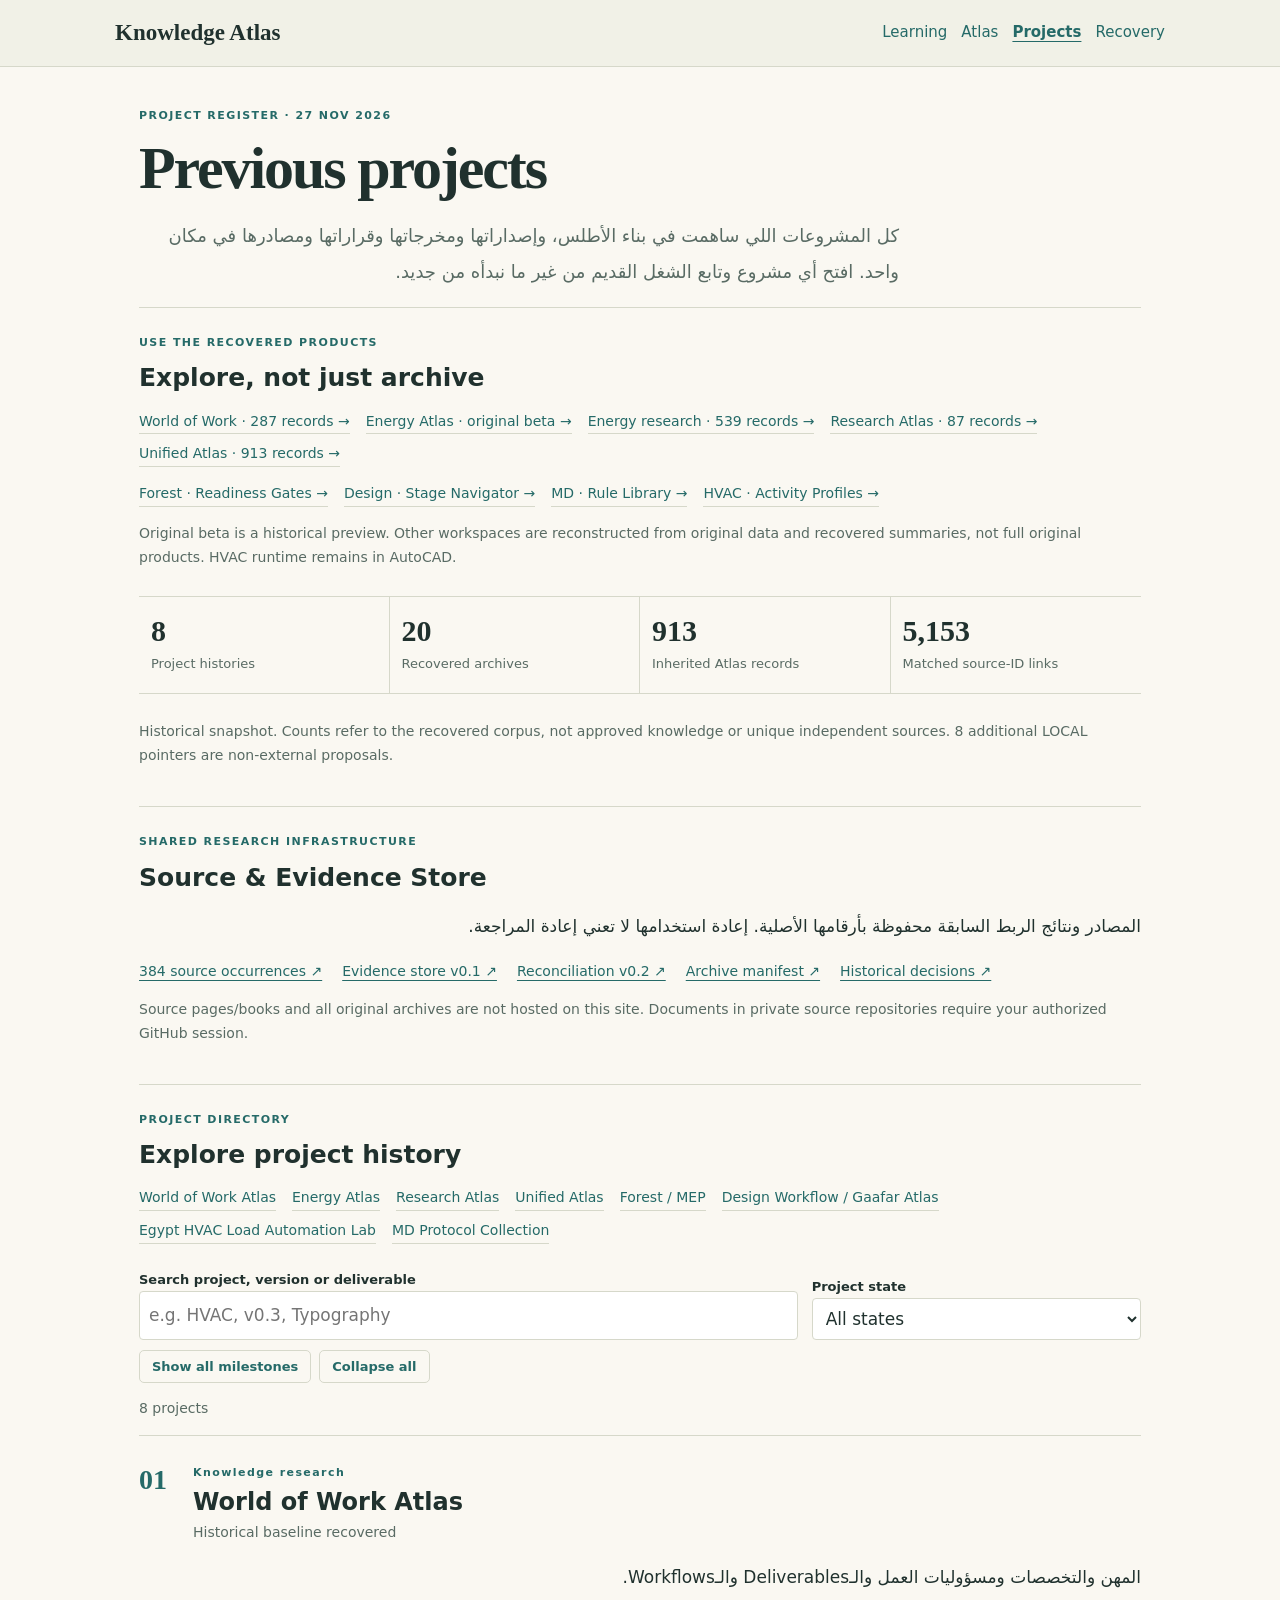
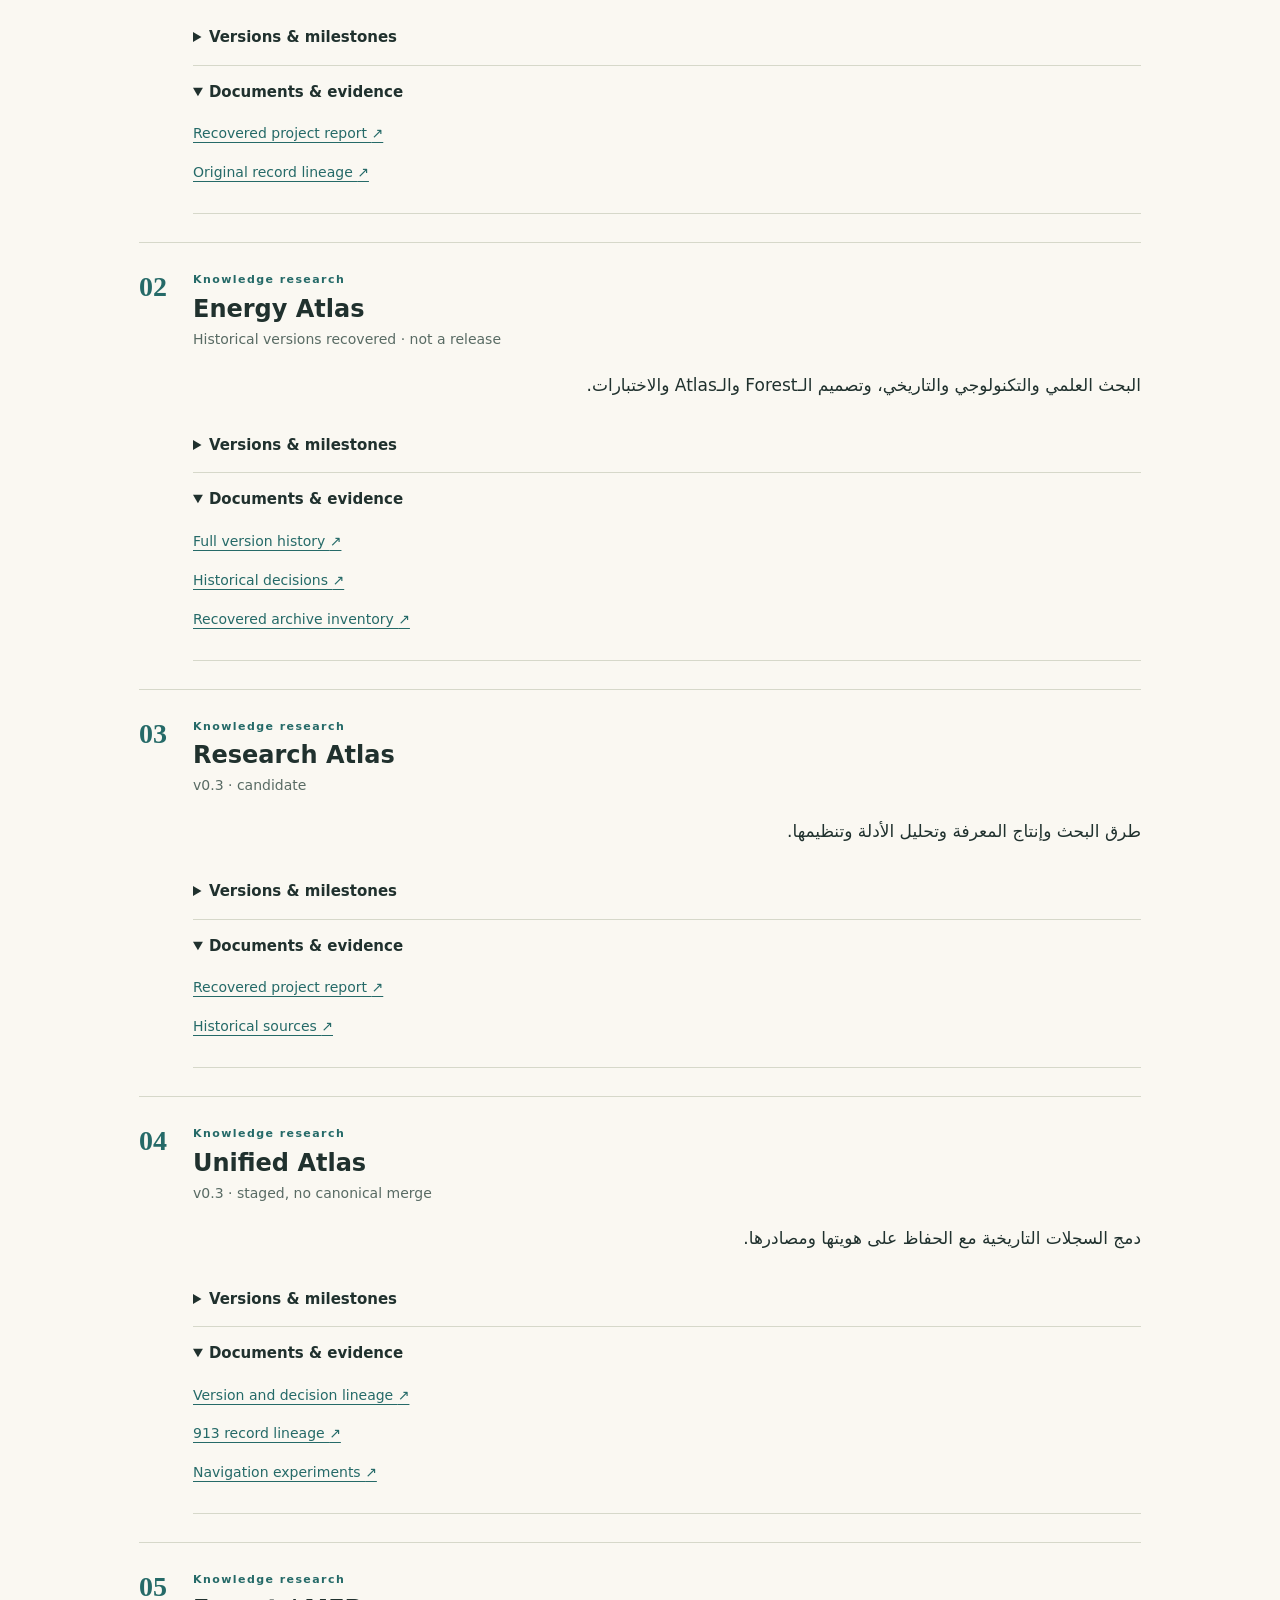
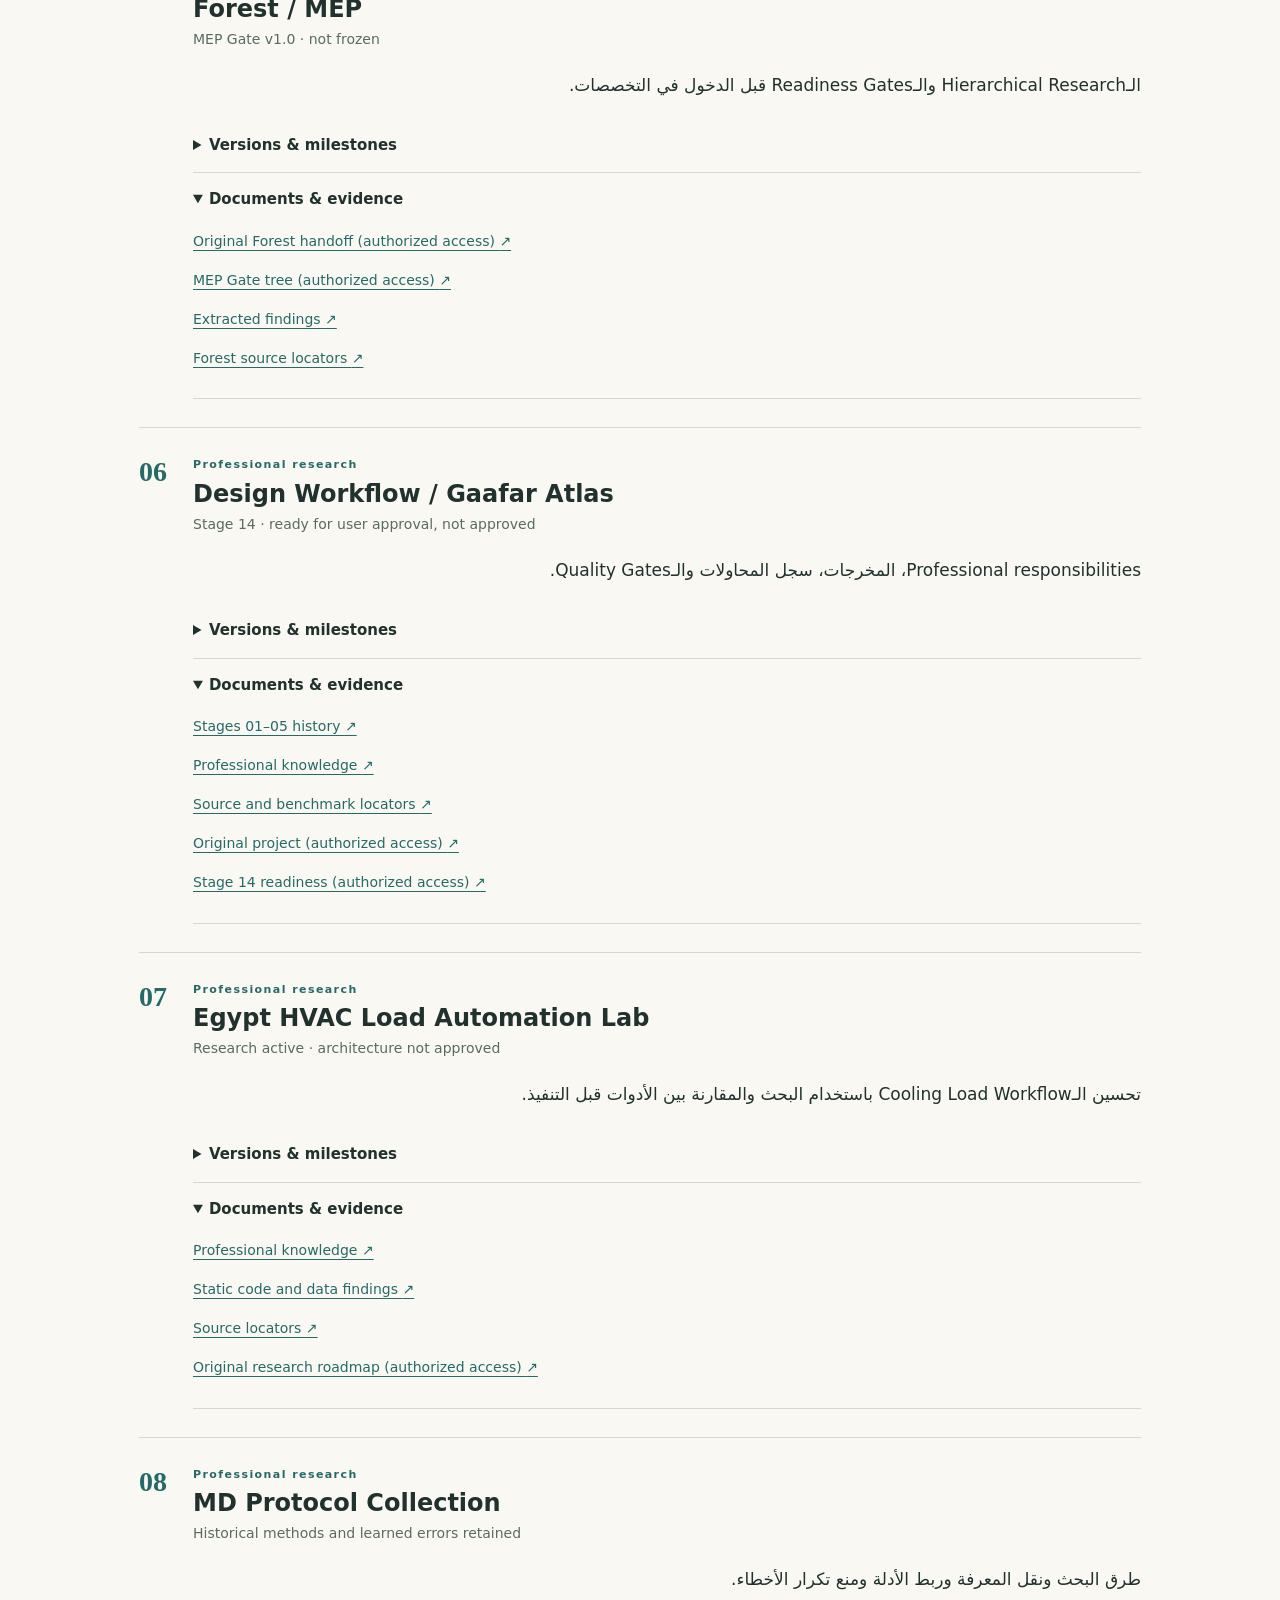
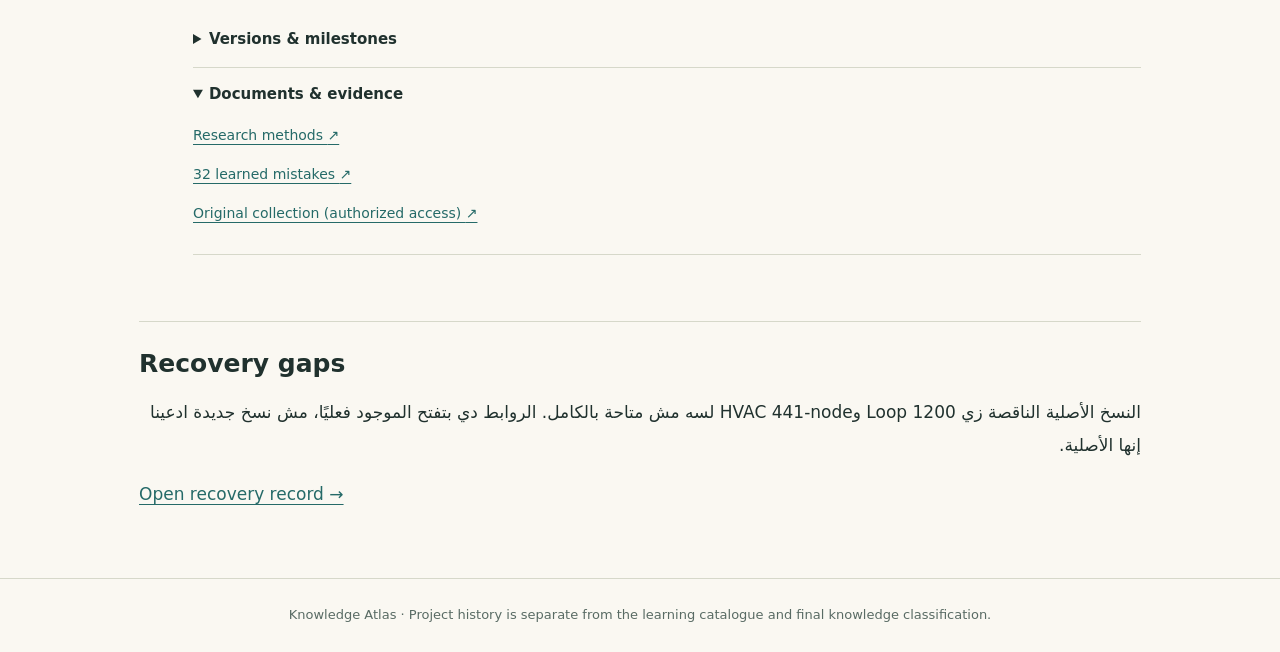
<file: project-history.html>
<!doctype html><html lang="en"><head><meta charset="utf-8"><meta name="viewport" content="width=device-width, initial-scale=1"><title>Projects — Knowledge Atlas</title><link rel="stylesheet" href="style.css"><style>
.projects-page{max-width:1050px}.projects-page h1{font-size:clamp(36px,6vw,60px)}.projects-page .lead{max-width:760px}.overview{display:grid;grid-template-columns:repeat(4,minmax(0,1fr));border-block:1px solid var(--line);margin:26px 0}.overview div{padding:17px 12px;border-right:1px solid var(--line)}.overview div:last-child{border:0}.overview strong{display:block;font:700 30px Georgia,serif}.overview span{font-size:13px;color:var(--muted)}.filters{display:flex;flex-wrap:wrap;gap:14px;align-items:end;margin:25px 0 10px}.filters label{display:block;font-size:13px;font-weight:700}.filters input,.filters select{width:100%;min-width:0;font:inherit;padding:9px;border:1px solid var(--line);border-radius:4px;background:white;color:var(--ink)}.filters>div:first-child{flex:2;min-width:180px}.filters>div:nth-child(2){flex:1;min-width:160px}.project{padding:28px 0;border-top:1px solid var(--line);scroll-margin-top:15px}.project-head{display:flex;gap:18px;align-items:flex-start}.ordinal{font:700 28px Georgia,serif;color:var(--accent);width:36px;flex:none}.project h2{margin:0 0 4px;font-size:24px}.project .eyebrow{margin:0 0 4px}.state{font-size:14px;color:var(--muted);margin:0}.project details{margin-left:54px}.project details summary{font-size:15px}.links{list-style:none;padding:0;margin:8px 0}.links li{padding:5px 0;overflow-wrap:anywhere}.links a{font-size:14px}.table-scroll{overflow-x:auto}.table-scroll table{min-width:500px}.table-scroll td,.table-scroll th{vertical-align:top}.table-scroll tbody th{background:none;width:25%;font-weight:650}.note{font-size:14px;color:var(--muted)}.project-index{display:flex;flex-wrap:wrap;gap:8px 16px;margin:15px 0;font-size:14px}.project-index a{text-decoration:none;border-bottom:1px solid var(--line)}.evidence-links{display:flex;flex-wrap:wrap;gap:12px 20px}.evidence-links a{font-size:14px}header nav{display:flex;gap:14px;flex-wrap:wrap}header nav a[aria-current=page]{font-weight:700;text-decoration:underline}.controls button{font-size:13px;background:transparent;color:var(--accent);border:1px solid var(--line);padding:8px 12px}.controls{display:flex;gap:8px;flex-wrap:wrap;margin:10px 0}.project[hidden]{display:none!important}@media(max-width:600px){header{flex-direction:column;align-items:flex-start;gap:6px}header nav{gap:9px}.overview{grid-template-columns:1fr 1fr}.overview div:nth-child(2){border-right:0}.overview div:nth-child(-n+2){border-bottom:1px solid var(--line)}.project details{margin-left:0}.project-head{gap:10px}.ordinal{width:30px;font-size:23px}.project h2{font-size:21px}.filters>div{flex-basis:100%}}
</style></head><body><header><a class="brand" href="index.html">Knowledge Atlas</a><nav aria-label="Main navigation"><a href="index.html#lessons">Learning</a><a href="index.html#atlas">Atlas</a><a href="projects.html" aria-current="page">Projects</a><a href="recovery.html">Recovery</a></nav></header><main class="projects-page"><p class="eyebrow">PROJECT REGISTER · 27 NOV 2026</p><h1>Previous projects</h1><p class="lead" dir="rtl" lang="ar">كل المشروعات اللي ساهمت في بناء الأطلس، وإصداراتها ومخرجاتها وقراراتها ومصادرها في مكان واحد. افتح أي مشروع وتابع الشغل القديم من غير ما نبدأه من جديد.</p><section style="margin-top:12px"><p class="eyebrow">USE THE RECOVERED PRODUCTS</p><h2>Explore, not just archive</h2><div class="project-index"><a href="explore.html?project=W">World of Work · 287 records →</a><a href="energy-preview.html">Energy Atlas · original beta →</a><a href="explore.html?project=energy">Energy research · 539 records →</a><a href="explore.html?project=R">Research Atlas · 87 records →</a><a href="explore.html">Unified Atlas · 913 records →</a></div><div class="project-index"><a href="workspaces.html?project=forest">Forest · Readiness Gates →</a><a href="workspaces.html?project=design">Design · Stage Navigator →</a><a href="workspaces.html?project=protocols">MD · Rule Library →</a><a href="workspaces.html?project=hvac">HVAC · Activity Profiles →</a></div><p class="note">Original beta is a historical preview. Other workspaces are reconstructed from original data and recovered summaries, not full original products. HVAC runtime remains in AutoCAD.</p></section><div class="overview"><div><strong>8</strong><span>Project histories</span></div><div><strong>20</strong><span>Recovered archives</span></div><div><strong>913</strong><span>Inherited Atlas records</span></div><div><strong>5,153</strong><span>Matched source-ID links</span></div></div><p class="note">Historical snapshot. Counts refer to the recovered corpus, not approved knowledge or unique independent sources. 8 additional LOCAL pointers are non-external proposals.</p><section aria-label="Evidence store"><p class="eyebrow">SHARED RESEARCH INFRASTRUCTURE</p><h2>Source &amp; Evidence Store</h2><p dir="rtl" lang="ar">المصادر ونتائج الربط السابقة محفوظة بأرقامها الأصلية. إعادة استخدامها لا تعني إعادة المراجعة.</p><div class="evidence-links"><a href="https://github.com/Yehia224/Knowledge-Atlas/blob/814c6552970cfbde1334db3af790ae6934dc069b/sources/carryforward/v0.1/source-registry-01.jsonl">384 source occurrences ↗</a><a href="https://github.com/Yehia224/Knowledge-Atlas/blob/814c6552970cfbde1334db3af790ae6934dc069b/sources/carryforward/v0.1/README.md">Evidence store v0.1 ↗</a><a href="https://github.com/Yehia224/Knowledge-Atlas/blob/814c6552970cfbde1334db3af790ae6934dc069b/sources/carryforward/v0.2/README.md">Reconciliation v0.2 ↗</a><a href="https://github.com/Yehia224/Knowledge-Atlas/blob/814c6552970cfbde1334db3af790ae6934dc069b/research/historical-recovery/v0.2/archive_manifest.extracted.txt">Archive manifest ↗</a><a href="https://github.com/Yehia224/Knowledge-Atlas/blob/814c6552970cfbde1334db3af790ae6934dc069b/research/historical-recovery/v0.2/decision-register.json">Historical decisions ↗</a></div><p class="note">Source pages/books and all original archives are not hosted on this site. Documents in private source repositories require your authorized GitHub session.</p></section><section aria-label="Project index"><p class="eyebrow">PROJECT DIRECTORY</p><h2>Explore project history</h2><nav class="project-index" aria-label="Jump to project"><a href="#world-of-work">World of Work Atlas</a><a href="#energy">Energy Atlas</a><a href="#research">Research Atlas</a><a href="#unified">Unified Atlas</a><a href="#forest">Forest / MEP</a><a href="#design">Design Workflow / Gaafar Atlas</a><a href="#hvac">Egypt HVAC Load Automation Lab</a><a href="#protocols">MD Protocol Collection</a></nav><div class="filters"><div><label for="project-search">Search project, version or deliverable</label><input type="search" id="project-search" placeholder="e.g. HVAC, v0.3, Typography"></div><div><label for="project-filter">Project state</label><select id="project-filter"><option value="all">All states</option><option value="partial">Partially recovered</option><option value="candidate">Candidate / staged</option><option value="working">Working / historical</option></select></div></div><div class="controls"><button type="button" id="expand">Show all milestones</button><button type="button" id="collapse">Collapse all</button></div><p id="result-count" role="status" class="note">8 projects</p><div id="projects"><article class="project" id="world-of-work" data-status="partial"><div class="project-head"><span class="ordinal">01</span><div><p class="eyebrow">Knowledge research</p><h2>World of Work Atlas</h2><p class="state">Historical baseline recovered</p></div></div><p dir="rtl" lang="ar">المهن والتخصصات ومسؤوليات العمل والـDeliverables والـWorkflows.</p><details><summary>Versions &amp; milestones</summary><div class="table-scroll"><table><thead><tr><th>Version / phase</th><th>Recorded output</th><th>Historical state</th></tr></thead><tbody><tr><th scope="row">Original snapshot</th><td>287 records; 264 concepts + 23 navigation records</td><td>Recovered</td></tr><tr><th scope="row">HVAC / professional coverage</th><td>Existing role and workflow records preserved</td><td>Recovered</td></tr><tr><th scope="row">Loop 1200 and original HVAC corpus</th><td>Original later dataset and 441-node corpus not recovered</td><td>Missing original</td></tr></tbody></table></div></details><details open><summary>Documents &amp; evidence</summary><ul class="links"><li><a href="https://github.com/Yehia224/Knowledge-Atlas/blob/814c6552970cfbde1334db3af790ae6934dc069b/research/historical-recovery/v0.2/world-of-work.md">Recovered project report <span aria-hidden="true">↗</span></a></li><li><a href="https://github.com/Yehia224/Knowledge-Atlas/blob/814c6552970cfbde1334db3af790ae6934dc069b/research/historical-recovery/v0.2/record_lineage_913.extracted.txt">Original record lineage <span aria-hidden="true">↗</span></a></li></ul></details></article><article class="project" id="energy" data-status="partial"><div class="project-head"><span class="ordinal">02</span><div><p class="eyebrow">Knowledge research</p><h2>Energy Atlas</h2><p class="state">Historical versions recovered · not a release</p></div></div><p dir="rtl" lang="ar">البحث العلمي والتكنولوجي والتاريخي، وتصميم الـForest والـAtlas والاختبارات.</p><details><summary>Versions &amp; milestones</summary><div class="table-scroll"><table><thead><tr><th>Version / phase</th><th>Recorded output</th><th>Historical state</th></tr></thead><tbody><tr><th scope="row">v0.1–v0.4</th><td>Forest development · v0.4: 239 records</td><td>Recovered</td></tr><tr><th scope="row">v1.1–v1.5</th><td>Creative direction, Art direction, UI and integration</td><td>Recovered</td></tr><tr><th scope="row">v1.6–v2.0</th><td>Validation, remediation and evidence collection; external release held</td><td>Historical NO-GO</td></tr><tr><th scope="row">v2.1–v2.4</th><td>Scientific, technology, people and places expansion</td><td>Candidate</td></tr><tr><th scope="row">Integration review</th><td>202 retain · 9 revise · 11 defer · 1 reject, recommendations only</td><td>Not approved</td></tr></tbody></table></div></details><details open><summary>Documents &amp; evidence</summary><ul class="links"><li><a href="https://github.com/Yehia224/Knowledge-Atlas/blob/814c6552970cfbde1334db3af790ae6934dc069b/research/historical-recovery/v0.2/energy-atlas.md">Full version history <span aria-hidden="true">↗</span></a></li><li><a href="https://github.com/Yehia224/Knowledge-Atlas/blob/814c6552970cfbde1334db3af790ae6934dc069b/research/historical-recovery/v0.2/decision-register.json">Historical decisions <span aria-hidden="true">↗</span></a></li><li><a href="https://github.com/Yehia224/Knowledge-Atlas/blob/814c6552970cfbde1334db3af790ae6934dc069b/research/historical-recovery/v0.2/archive_manifest.extracted.txt">Recovered archive inventory <span aria-hidden="true">↗</span></a></li></ul></details></article><article class="project" id="research" data-status="candidate"><div class="project-head"><span class="ordinal">03</span><div><p class="eyebrow">Knowledge research</p><h2>Research Atlas</h2><p class="state">v0.3 · candidate</p></div></div><p dir="rtl" lang="ar">طرق البحث وإنتاج المعرفة وتحليل الأدلة وتنظيمها.</p><details><summary>Versions &amp; milestones</summary><div class="table-scroll"><table><thead><tr><th>Version / phase</th><th>Recorded output</th><th>Historical state</th></tr></thead><tbody><tr><th scope="row">v0.3</th><td>87 records · 27 typed relationships · 40 source entries</td><td>Candidate</td></tr><tr><th scope="row">Coverage</th><td>18 groups · 14 research gaps recorded</td><td>Open gaps</td></tr></tbody></table></div></details><details open><summary>Documents &amp; evidence</summary><ul class="links"><li><a href="https://github.com/Yehia224/Knowledge-Atlas/blob/814c6552970cfbde1334db3af790ae6934dc069b/research/historical-recovery/v0.2/research-atlas.md">Recovered project report <span aria-hidden="true">↗</span></a></li><li><a href="https://github.com/Yehia224/Knowledge-Atlas/blob/814c6552970cfbde1334db3af790ae6934dc069b/sources/carryforward/v0.1/source-registry-01.jsonl">Historical sources <span aria-hidden="true">↗</span></a></li></ul></details></article><article class="project" id="unified" data-status="candidate"><div class="project-head"><span class="ordinal">04</span><div><p class="eyebrow">Knowledge research</p><h2>Unified Atlas</h2><p class="state">v0.3 · staged, no canonical merge</p></div></div><p dir="rtl" lang="ar">دمج السجلات التاريخية مع الحفاظ على هويتها ومصادرها.</p><details><summary>Versions &amp; milestones</summary><div class="table-scroll"><table><thead><tr><th>Version / phase</th><th>Recorded output</th><th>Historical state</th></tr></thead><tbody><tr><th scope="row">Foundational Ontology v0.1</th><td>68 type descriptors · 19 relationship contracts · 8 identity rules · 4 navigation rules</td><td>Proposal</td></tr><tr><th scope="row">Integration v0.1</th><td>913 inherited records · 1,165 inherited relationships · 9 proposed cross-links</td><td>Staged</td></tr><tr><th scope="row">Semantic Review v0.2</th><td>461 scoped reviews · 38 pair reviews · 20 discovery candidates</td><td>Staged</td></tr><tr><th scope="row">Evidence Completion v0.3</th><td>913 inherited IDs retained · 40 discovery candidates · 49 candidate edges</td><td>Staged</td></tr></tbody></table></div></details><details open><summary>Documents &amp; evidence</summary><ul class="links"><li><a href="https://github.com/Yehia224/Knowledge-Atlas/blob/814c6552970cfbde1334db3af790ae6934dc069b/research/historical-recovery/v0.2/unified-atlas.md">Version and decision lineage <span aria-hidden="true">↗</span></a></li><li><a href="https://github.com/Yehia224/Knowledge-Atlas/blob/814c6552970cfbde1334db3af790ae6934dc069b/research/historical-recovery/v0.2/record_lineage_913.extracted.txt">913 record lineage <span aria-hidden="true">↗</span></a></li><li><a href="https://github.com/Yehia224/Knowledge-Atlas/blob/814c6552970cfbde1334db3af790ae6934dc069b/research/04-navigation-experiments/Architecture_Alternatives_Report.md">Navigation experiments <span aria-hidden="true">↗</span></a></li></ul></details></article><article class="project" id="forest" data-status="working"><div class="project-head"><span class="ordinal">05</span><div><p class="eyebrow">Knowledge research</p><h2>Forest / MEP</h2><p class="state">MEP Gate v1.0 · not frozen</p></div></div><p dir="rtl" lang="ar">الـHierarchical Research والـReadiness Gates قبل الدخول في التخصصات.</p><details><summary>Versions &amp; milestones</summary><div class="table-scroll"><table><thead><tr><th>Version / phase</th><th>Recorded output</th><th>Historical state</th></tr></thead><tbody><tr><th scope="row">Forest handoff</th><td>Seven working garden proposals; HVAC inside MEP in historical Forest scope</td><td>Historical working</td></tr><tr><th scope="row">MEP Gate v1.0</th><td>G0–G7 foundations and G8 readiness challenge</td><td>Structurally complete</td></tr><tr><th scope="row">G0.1–G0.5</th><td>Five working explanations and self-audits</td><td>Not frozen</td></tr></tbody></table></div></details><details open><summary>Documents &amp; evidence</summary><ul class="links"><li><a href="https://github.com/Yehia224/md-protocol-collection/blob/c4414da317700d1a37f83a76b669861bfce7136b/handoffs/FOREST_CURRENT_HANDOFF.md">Original Forest handoff (authorized access) <span aria-hidden="true">↗</span></a></li><li><a href="https://github.com/Yehia224/md-protocol-collection/blob/c4414da317700d1a37f83a76b669861bfce7136b/handoffs/FOREST_MEP_GATE_TREE_CURRENT.md">MEP Gate tree (authorized access) <span aria-hidden="true">↗</span></a></li><li><a href="https://github.com/Yehia224/Knowledge-Atlas/blob/814c6552970cfbde1334db3af790ae6934dc069b/research/professional-history/v0.2/README.md">Extracted findings <span aria-hidden="true">↗</span></a></li><li><a href="https://github.com/Yehia224/Knowledge-Atlas/blob/814c6552970cfbde1334db3af790ae6934dc069b/sources/carryforward/v0.1/forest-hvac-source-locators.jsonl">Forest source locators <span aria-hidden="true">↗</span></a></li></ul></details></article><article class="project" id="design" data-status="working"><div class="project-head"><span class="ordinal">06</span><div><p class="eyebrow">Professional research</p><h2>Design Workflow / Gaafar Atlas</h2><p class="state">Stage 14 · ready for user approval, not approved</p></div></div><p dir="rtl" lang="ar">Professional responsibilities، المخرجات، سجل المحاولات والـQuality Gates.</p><details><summary>Versions &amp; milestones</summary><div class="table-scroll"><table><thead><tr><th>Version / phase</th><th>Recorded output</th><th>Historical state</th></tr></thead><tbody><tr><th scope="row">Stages 01–05</th><td>Discovery, synthesis, strategy, creative brief, verbal identity · v1.6</td><td>SIM-FROZEN</td></tr><tr><th scope="row">Stages 06–11</th><td>Historical design stages and artifacts in source repository</td><td>Original repo</td></tr><tr><th scope="row">Stage 12</th><td>Graphic Language v3.2 exact approval record</td><td>Historically approved</td></tr><tr><th scope="row">Stage 13</th><td>Five Information Design outputs in exact approval record</td><td>Historically approved</td></tr><tr><th scope="row">Stage 14</th><td>Editorial / Publication System · v1.2 · 7/7 outputs reported</td><td>Not owner-approved</td></tr><tr><th scope="row">Stages 15–21</th><td>Conditional/planned responsibilities; not completed stages</td><td>Planned</td></tr></tbody></table></div></details><details open><summary>Documents &amp; evidence</summary><ul class="links"><li><a href="https://github.com/Yehia224/Knowledge-Atlas/blob/814c6552970cfbde1334db3af790ae6934dc069b/research/professional-history/v0.2/design-stage-01-05.json">Stages 01–05 history <span aria-hidden="true">↗</span></a></li><li><a href="https://github.com/Yehia224/Knowledge-Atlas/blob/814c6552970cfbde1334db3af790ae6934dc069b/research/professional-history/v0.1/design-professional-knowledge.json">Professional knowledge <span aria-hidden="true">↗</span></a></li><li><a href="https://github.com/Yehia224/Knowledge-Atlas/blob/814c6552970cfbde1334db3af790ae6934dc069b/sources/carryforward/v0.1/design-source-locators.jsonl">Source and benchmark locators <span aria-hidden="true">↗</span></a></li><li><a href="https://github.com/Yehia224/design-workflow-test/tree/ebf2117721a4cd0fbe7faa42d988449f7a23db34">Original project (authorized access) <span aria-hidden="true">↗</span></a></li><li><a href="https://github.com/Yehia224/design-workflow-test/blob/ebf2117721a4cd0fbe7faa42d988449f7a23db34/STAGE_14_EDITORIAL_PUBLICATION_SYSTEM/CURRENT_WORKING/EXIT/READINESS_SUMMARY_v1.2.json">Stage 14 readiness (authorized access) <span aria-hidden="true">↗</span></a></li></ul></details></article><article class="project" id="hvac" data-status="working"><div class="project-head"><span class="ordinal">07</span><div><p class="eyebrow">Professional research</p><h2>Egypt HVAC Load Automation Lab</h2><p class="state">Research active · architecture not approved</p></div></div><p dir="rtl" lang="ar">تحسين الـCooling Load Workflow باستخدام البحث والمقارنة بين الأدوات قبل التنفيذ.</p><details><summary>Versions &amp; milestones</summary><div class="table-scroll"><table><thead><tr><th>Version / phase</th><th>Recorded output</th><th>Historical state</th></tr></thead><tbody><tr><th scope="row">Exploratory prototype v0</th><td>C# Core and AutoCAD; HAPDATA and THDATA0 historical runtime tests</td><td>Exploratory</td></tr><tr><th scope="row">Research reset</th><td>R0/R1 active; R2 not passed; R3+ locked in original roadmap</td><td>Research active</td></tr><tr><th scope="row">Data profiles</th><td>10 sample profiles; 40 not-available suggested values</td><td>Placeholder data</td></tr></tbody></table></div></details><details open><summary>Documents &amp; evidence</summary><ul class="links"><li><a href="https://github.com/Yehia224/Knowledge-Atlas/blob/814c6552970cfbde1334db3af790ae6934dc069b/research/professional-history/v0.1/hvac-professional-knowledge.json">Professional knowledge <span aria-hidden="true">↗</span></a></li><li><a href="https://github.com/Yehia224/Knowledge-Atlas/blob/814c6552970cfbde1334db3af790ae6934dc069b/research/professional-history/v0.2/README.md">Static code and data findings <span aria-hidden="true">↗</span></a></li><li><a href="https://github.com/Yehia224/Knowledge-Atlas/blob/814c6552970cfbde1334db3af790ae6934dc069b/sources/carryforward/v0.1/forest-hvac-source-locators.jsonl">Source locators <span aria-hidden="true">↗</span></a></li><li><a href="https://github.com/Yehia224/Egypt-HVAC-Load-Automation-Lab/blob/c630bde41bb3158b426e3c17f109abb38a5e0872/docs/EGYPT_MVP_ROADMAP.md">Original research roadmap (authorized access) <span aria-hidden="true">↗</span></a></li></ul></details></article><article class="project" id="protocols" data-status="working"><div class="project-head"><span class="ordinal">08</span><div><p class="eyebrow">Professional research</p><h2>MD Protocol Collection</h2><p class="state">Historical methods and learned errors retained</p></div></div><p dir="rtl" lang="ar">طرق البحث ونقل المعرفة وربط الأدلة ومنع تكرار الأخطاء.</p><details><summary>Versions &amp; milestones</summary><div class="table-scroll"><table><thead><tr><th>Version / phase</th><th>Recorded output</th><th>Historical state</th></tr></thead><tbody><tr><th scope="row">USSP / CZDHP / HSSM / SRHP</th><td>Research, handoff, visual structure, evidence navigation</td><td>Historical rules</td></tr><tr><th scope="row">Mistake Library</th><td>32 individual learned-error records extracted</td><td>Recovered</td></tr><tr><th scope="row">Continuity correction</th><td>Reuse prior verification; do not restart research when changing sessions</td><td>Current working direction</td></tr></tbody></table></div></details><details open><summary>Documents &amp; evidence</summary><ul class="links"><li><a href="https://github.com/Yehia224/Knowledge-Atlas/blob/814c6552970cfbde1334db3af790ae6934dc069b/research/professional-history/v0.1/research-methods.json">Research methods <span aria-hidden="true">↗</span></a></li><li><a href="https://github.com/Yehia224/Knowledge-Atlas/blob/814c6552970cfbde1334db3af790ae6934dc069b/research/professional-history/v0.1/learned-mistakes.json">32 learned mistakes <span aria-hidden="true">↗</span></a></li><li><a href="https://github.com/Yehia224/md-protocol-collection/tree/c4414da317700d1a37f83a76b669861bfce7136b">Original collection (authorized access) <span aria-hidden="true">↗</span></a></li></ul></details></article></div><p id="no-projects" hidden>No matching project. Change the search or state filter.</p></section><section><h2>Recovery gaps</h2><p dir="rtl" lang="ar">النسخ الأصلية الناقصة زي Loop 1200 وHVAC 441-node لسه مش متاحة بالكامل. الروابط دي بتفتح الموجود فعليًا، مش نسخ جديدة ادعينا إنها الأصلية.</p><a href="recovery.html">Open recovery record →</a></section></main><footer>Knowledge Atlas · Project history is separate from the learning catalogue and final knowledge classification.</footer><script>
const query=document.getElementById('project-search'), filter=document.getElementById('project-filter'), projects=[...document.querySelectorAll('.project')];function apply(){const term=query.value.trim().toLowerCase();let n=0;for(const p of projects){const visible=p.textContent.toLowerCase().includes(term)&&(filter.value==='all'||p.dataset.status===filter.value);p.hidden=!visible;if(visible)n++;}document.getElementById('result-count').textContent=n+' / '+projects.length+' projects';document.getElementById('no-projects').hidden=n!==0;}query.addEventListener('input',apply);filter.addEventListener('change',apply);document.getElementById('expand').addEventListener('click',()=>{for(const p of projects)if(!p.hidden)for(const d of p.querySelectorAll('details'))d.open=true;});document.getElementById('collapse').addEventListener('click',()=>{for(const p of projects)if(!p.hidden)for(const d of p.querySelectorAll('details'))d.open=false;});
</script></body></html>
</file>
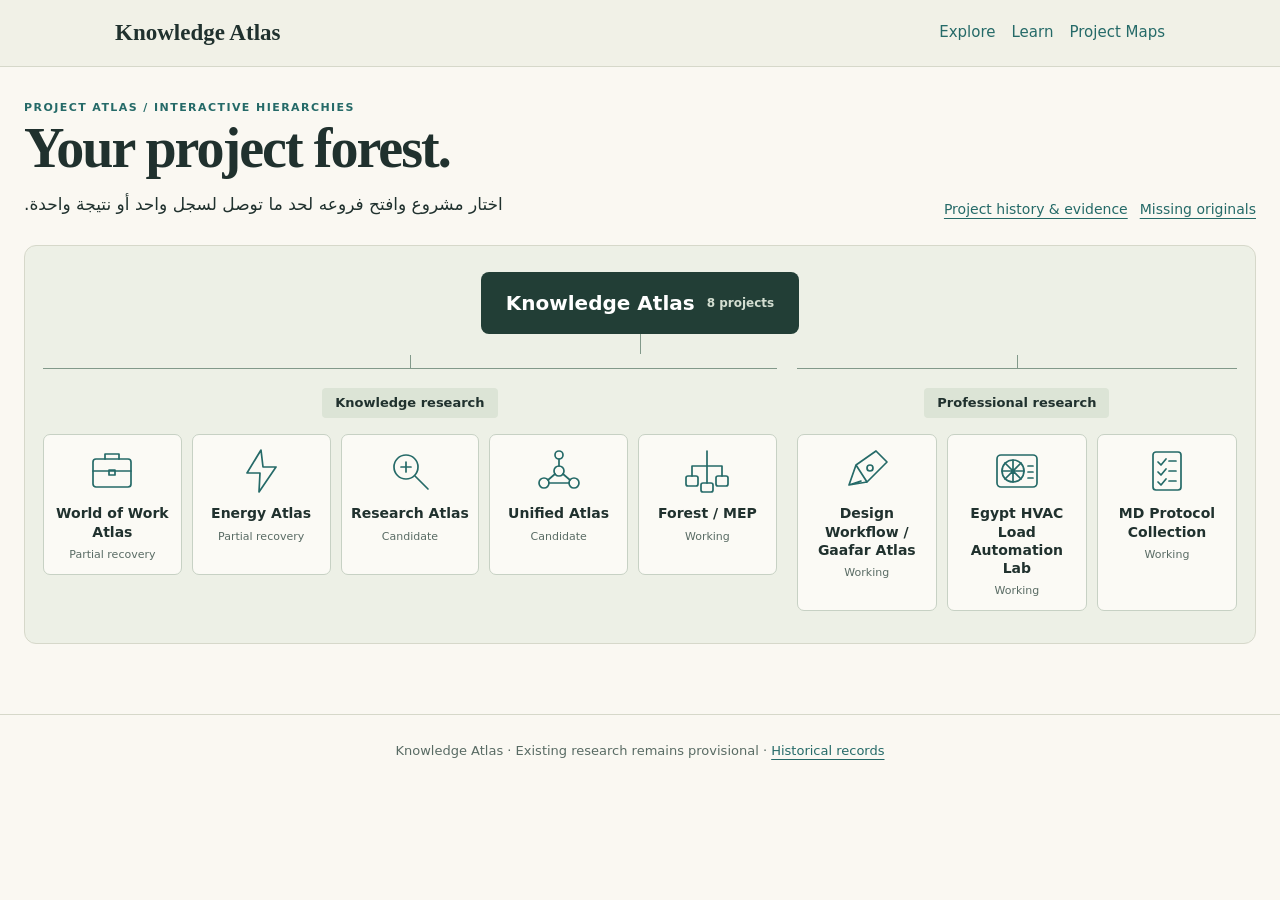
<file: projects.html>
<!doctype html><html lang="en"><head><meta charset="utf-8"><meta name="viewport" content="width=device-width,initial-scale=1"><title>Project Maps · Knowledge Atlas</title><link rel="stylesheet" href="style.css"><link rel="stylesheet" href="project-map.css"><script defer src="project-map.js"></script></head><body><header><a class="brand" href="index.html">Knowledge Atlas</a><nav><a href="index.html#atlas">Explore</a><a href="index.html#lessons">Learn</a><a href="projects.html" aria-current="page">Project Maps</a></nav></header><main class="project-map"><div class="map-head"><div><p class="eyebrow">PROJECT ATLAS / INTERACTIVE HIERARCHIES</p><h1 id="title">Your project forest.</h1><p id="intro" dir="rtl" lang="ar">اختار مشروع وافتح فروعه لحد ما توصل لسجل واحد أو نتيجة واحدة.</p></div><div class="subnav"><a href="project-history.html">Project history &amp; evidence</a><a href="recovery.html">Missing originals</a></div></div><div id="loading" role="status">Loading project diagrams…</div><div id="portfolio" class="portfolio" hidden><div class="portfolio-root">Knowledge Atlas <small>8 projects</small></div><div class="portfolio-groups" id="portfolio-groups"></div></div><div id="workspace" hidden><div class="toolbar"><button id="back" type="button">← Parent</button><button id="all" type="button">All projects</button><input id="search" type="search" placeholder="Find a node in this project…" aria-label="Find a node in this project"><button id="reset" type="button">Project root</button></div><nav id="crumbs" class="crumbs" aria-label="Node path"></nav><div id="search-results" hidden></div><div class="diagram-layout"><div><div id="canvas" class="canvas"></div><div class="legend"><span><i></i>Original record</span><span><i></i>Navigation grouping</span><span><i></i>Recorded milestone</span></div><p class="hint">Only recorded browse relationships form hierarchy links. Other relationships stay in the original graph. Group nodes are navigation aids, not new knowledge or approved classifications.</p></div><aside id="side" class="side" aria-live="polite"></aside></div></div><noscript><p>This interactive diagram requires JavaScript. <a href="project-history.html">Open the original project history.</a></p></noscript></main><footer>Knowledge Atlas · Existing research remains provisional · <a href="project-history.html">Historical records</a></footer></body></html>
</file>
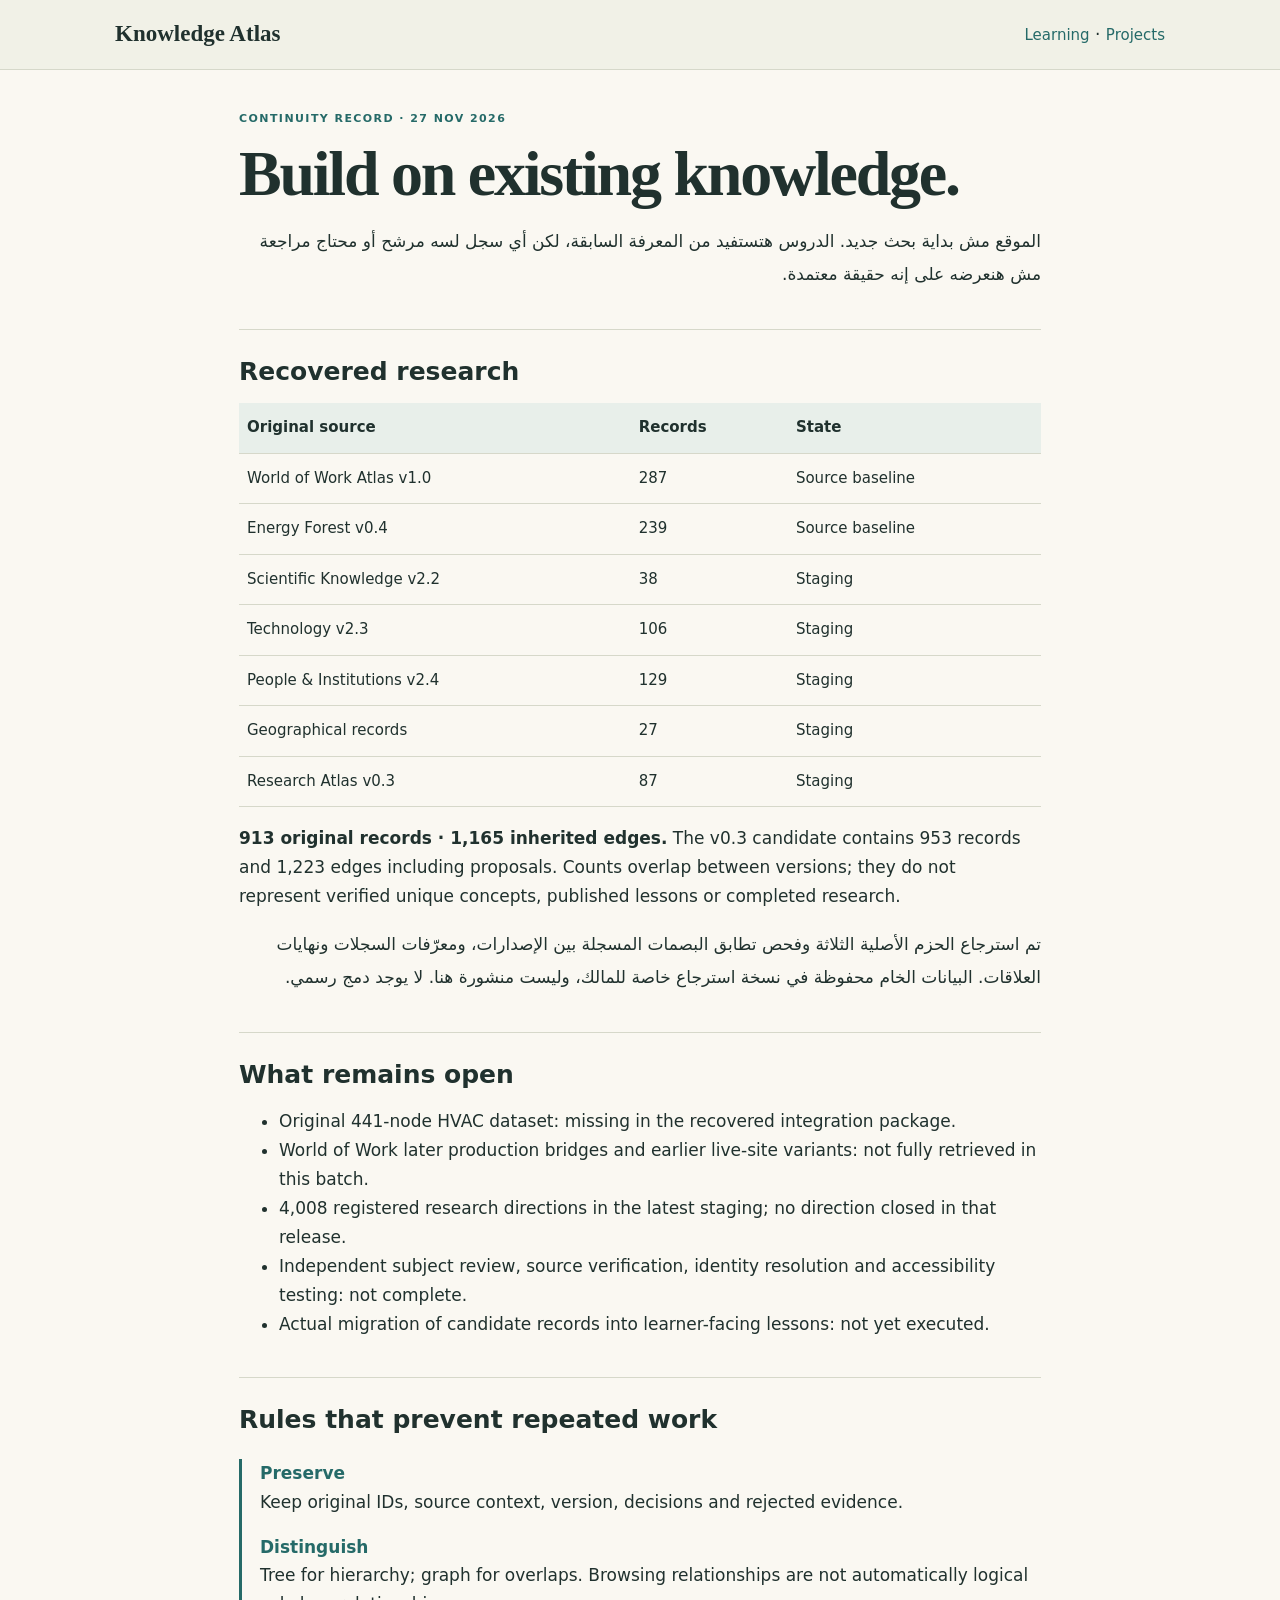
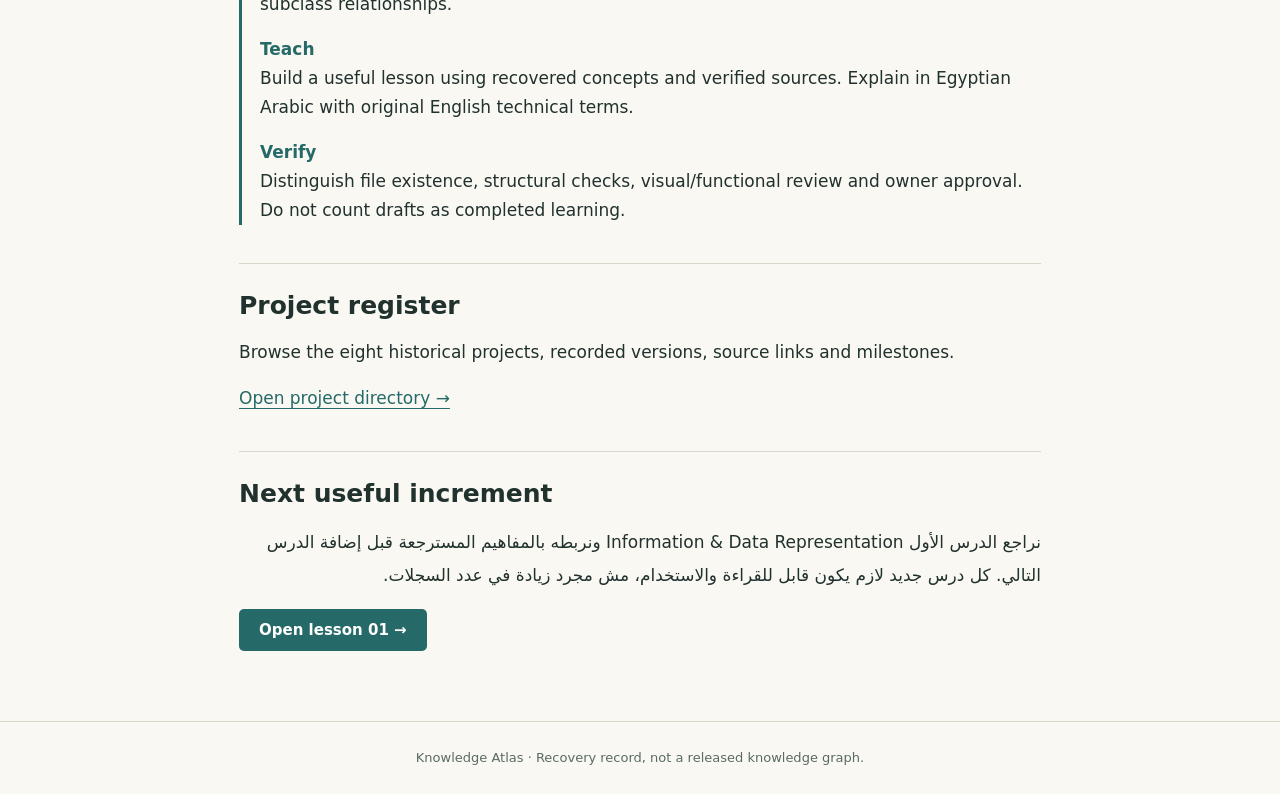
<file: recovery.html>
<!doctype html><html lang="en"><head><meta charset="utf-8"><meta name="viewport" content="width=device-width,initial-scale=1"><title>Atlas continuity — Knowledge Atlas</title><link rel="stylesheet" href="style.css"></head><body><header><a class="brand" href="index.html">Knowledge Atlas</a><nav><a href="index.html#lessons">Learning</a> · <a href="projects.html">Projects</a></nav></header><main class="lesson"><p class="eyebrow">CONTINUITY RECORD · 27 NOV 2026</p><h1>Build on existing knowledge.</h1><p dir="rtl" lang="ar">الموقع مش بداية بحث جديد. الدروس هتستفيد من المعرفة السابقة، لكن أي سجل لسه مرشح أو محتاج مراجعة مش هنعرضه على إنه حقيقة معتمدة.</p><section><h2>Recovered research</h2><table><thead><tr><th>Original source</th><th>Records</th><th>State</th></tr></thead><tbody><tr><td>World of Work Atlas v1.0</td><td>287</td><td>Source baseline</td></tr><tr><td>Energy Forest v0.4</td><td>239</td><td>Source baseline</td></tr><tr><td>Scientific Knowledge v2.2</td><td>38</td><td>Staging</td></tr><tr><td>Technology v2.3</td><td>106</td><td>Staging</td></tr><tr><td>People &amp; Institutions v2.4</td><td>129</td><td>Staging</td></tr><tr><td>Geographical records</td><td>27</td><td>Staging</td></tr><tr><td>Research Atlas v0.3</td><td>87</td><td>Staging</td></tr></tbody></table><p><strong>913 original records · 1,165 inherited edges.</strong> The v0.3 candidate contains 953 records and 1,223 edges including proposals. Counts overlap between versions; they do not represent verified unique concepts, published lessons or completed research.</p><p dir="rtl" lang="ar">تم استرجاع الحزم الأصلية الثلاثة وفحص تطابق البصمات المسجلة بين الإصدارات، ومعرّفات السجلات ونهايات العلاقات. البيانات الخام محفوظة في نسخة استرجاع خاصة للمالك، وليست منشورة هنا. لا يوجد دمج رسمي.</p></section><section><h2>What remains open</h2><ul><li>Original 441-node HVAC dataset: missing in the recovered integration package.</li><li>World of Work later production bridges and earlier live-site variants: not fully retrieved in this batch.</li><li>4,008 registered research directions in the latest staging; no direction closed in that release.</li><li>Independent subject review, source verification, identity resolution and accessibility testing: not complete.</li><li>Actual migration of candidate records into learner-facing lessons: not yet executed.</li></ul></section><section><h2>Rules that prevent repeated work</h2><dl><dt>Preserve</dt><dd>Keep original IDs, source context, version, decisions and rejected evidence.</dd><dt>Distinguish</dt><dd>Tree for hierarchy; graph for overlaps. Browsing relationships are not automatically logical subclass relationships.</dd><dt>Teach</dt><dd>Build a useful lesson using recovered concepts and verified sources. Explain in Egyptian Arabic with original English technical terms.</dd><dt>Verify</dt><dd>Distinguish file existence, structural checks, visual/functional review and owner approval. Do not count drafts as completed learning.</dd></dl></section><section><h2>Project register</h2><p>Browse the eight historical projects, recorded versions, source links and milestones.</p><a href="projects.html">Open project directory →</a></section><section><h2>Next useful increment</h2><p dir="rtl" lang="ar">نراجع الدرس الأول Information &amp; Data Representation ونربطه بالمفاهيم المسترجعة قبل إضافة الدرس التالي. كل درس جديد لازم يكون قابل للقراءة والاستخدام، مش مجرد زيادة في عدد السجلات.</p><a class="primary" href="lessons/information-data.html">Open lesson 01 →</a></section></main><footer>Knowledge Atlas · Recovery record, not a released knowledge graph.</footer></body></html>
</file>
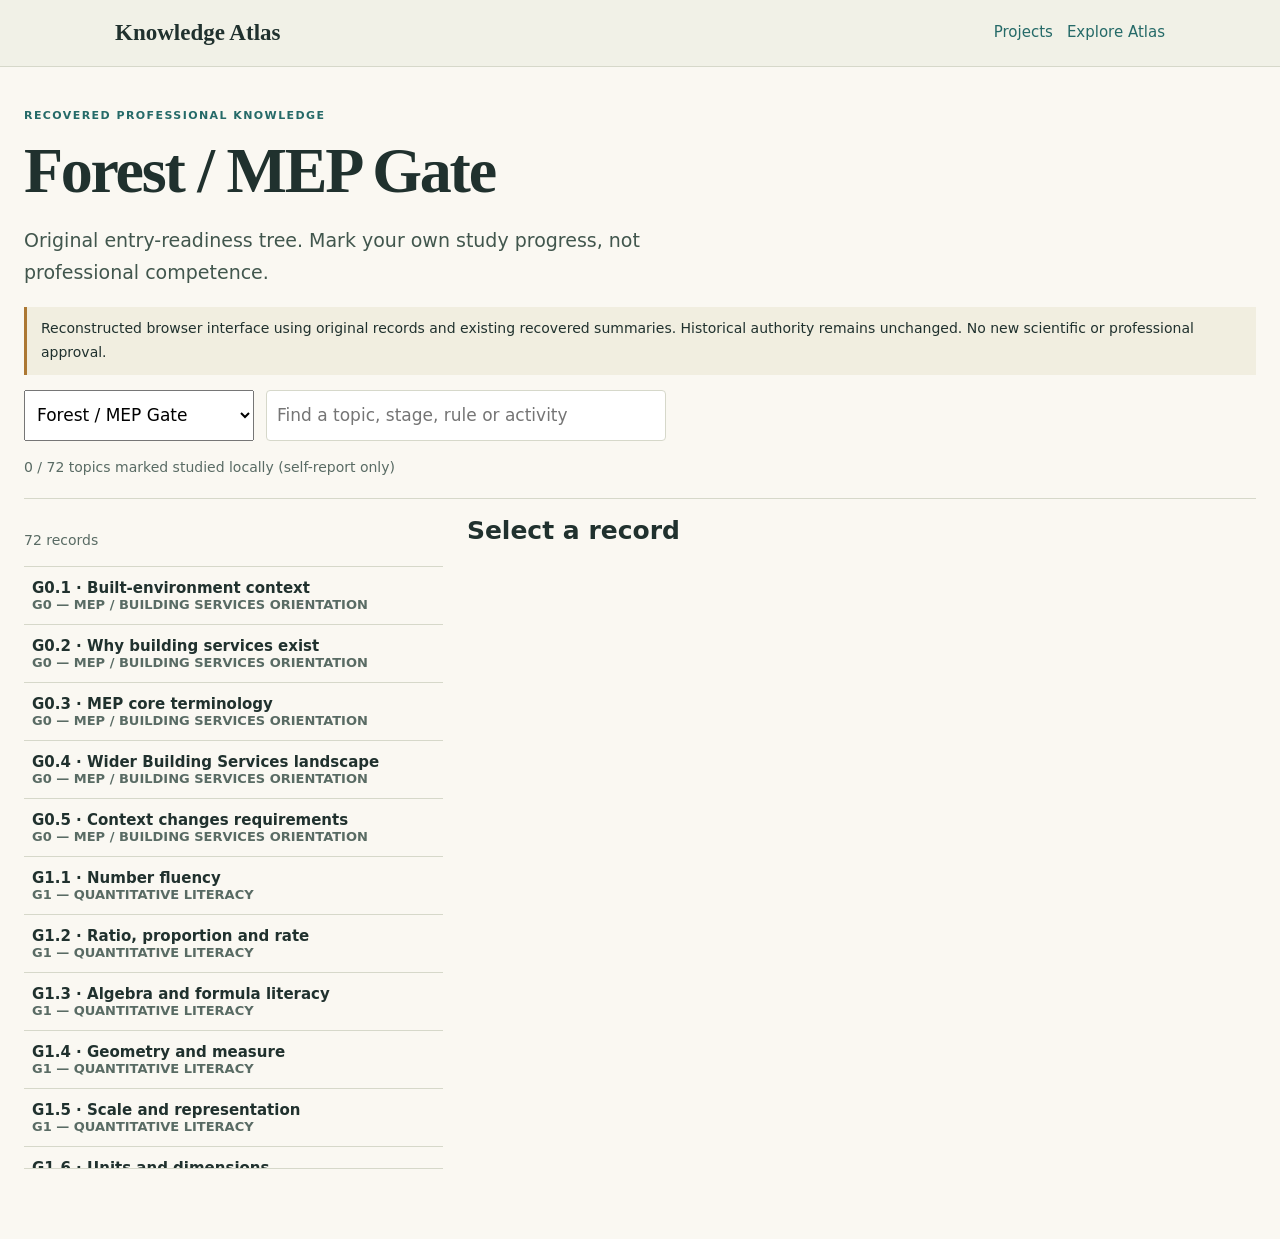
<file: workspaces.html>
<!doctype html><html lang="en"><head><meta charset="utf-8"><meta name="viewport" content="width=device-width,initial-scale=1"><title>Recovered professional workspaces</title><link rel="stylesheet" href="style.css"><style>main{max-width:1280px}header nav{display:flex;gap:14px;flex-wrap:wrap}.workspace{display:grid;grid-template-columns:minmax(220px,34%) minmax(0,1fr);gap:24px;margin-top:18px;border-top:1px solid var(--line);padding-top:16px}.results{max-height:67vh;overflow:auto;border-block:1px solid var(--line)}.results button{background:transparent;color:var(--ink);text-align:left;width:100%;padding:12px 8px;border-bottom:1px solid var(--line);border-radius:0;overflow-wrap:anywhere}.results button[aria-current=true]{background:var(--wash);border-left:3px solid var(--accent)}.results small{display:block}.detail{min-width:0;overflow-wrap:anywhere}.detail section{margin-top:17px;padding-top:12px}.detail li{margin:5px 0}.controls{display:flex;gap:12px;flex-wrap:wrap;margin:15px 0}.controls select{font:inherit;padding:8px;max-width:100%}.warning{border-left:3px solid var(--gold);background:#f1eee0;padding:10px 14px;font-size:14px}.meta{color:var(--muted);font-size:14px}@media(max-width:650px){header{flex-wrap:wrap}.workspace{display:block}.results{max-height:35vh}.detail{margin-top:25px}.controls>*{width:100%}}</style></head><body><header><a class="brand" href="index.html">Knowledge Atlas</a><nav><a href="projects.html">Projects</a><a href="explore.html">Explore Atlas</a></nav></header><main><p class="eyebrow">RECOVERED PROFESSIONAL KNOWLEDGE</p><h1 id="heading"></h1><p class="intro" id="description"></p><p class="warning">Reconstructed browser interface using original records and existing recovered summaries. Historical authority remains unchanged. No new scientific or professional approval.</p><div class="controls"><select id="mode" aria-label="Workspace"><option value="forest">Forest / MEP Gate</option><option value="design">Design Workflow</option><option value="protocols">MD Protocol Collection</option><option value="hvac">HVAC Automation Lab</option></select><input id="q" type="search" aria-label="Search records" placeholder="Find a topic, stage, rule or activity"></div><p id="progress" class="meta"></p><div class="workspace"><div><p id="count" class="meta" aria-live="polite"></p><div class="results" id="results"></div></div><article class="detail" id="detail"><h2>Select a record</h2></article></div></main><script id="data" type="application/json">{"forest":{"title":"Forest / MEP Gate","description":"Original entry-readiness tree. Mark your own study progress, not professional competence.","rows":[{"id":"G0.1","title":"Built-environment context","group":"G0 — MEP / BUILDING SERVICES ORIENTATION","status":"Historical working · not frozen","sections":{"Gate content":["**CORE** Built Environment","**CORE** Built Asset / Building","**CORE** Site","**CORE** Building use / function","**CORE** Occupants / Users","**AWARENESS** Owner / Client","**AWARENESS** Operator / Facilities Management","**AWARENESS** Authorities / Regulators","**AWARENESS** Designers / Contractors / Suppliers"]},"source":"https://github.com/Yehia224/md-protocol-collection/blob/c4414da317700d1a37f83a76b669861bfce7136b/handoffs/FOREST_MEP_GATE_TREE_CURRENT.md#G01--built-environment-context"},{"id":"G0.2","title":"Why building services exist","group":"G0 — MEP / BUILDING SERVICES ORIENTATION","status":"Historical working · not frozen","sections":{"Gate content":["**CORE** Safety","**CORE** Health / Wellbeing","**CORE** Comfort","**CORE** Functional use of the building","**CORE** Energy / resource efficiency awareness","**CORE** Environmental / sustainability awareness","**AWARENESS** Reliability / continuity of service","**AWARENESS** Maintainability","**AWARENESS** Accessibility / inclusive use","**AWARENESS** Security"]},"source":"https://github.com/Yehia224/md-protocol-collection/blob/c4414da317700d1a37f83a76b669861bfce7136b/handoffs/FOREST_MEP_GATE_TREE_CURRENT.md#G02--why-building-services-exist"},{"id":"G0.3","title":"MEP core terminology","group":"G0 — MEP / BUILDING SERVICES ORIENTATION","status":"Historical working · not frozen","sections":{"Gate content":["**CORE** Mechanical","**CORE** Electrical","**CORE** Plumbing / Public Health","**CORE** MEP as an industry/project shorthand","**CORE** MEP ≠ complete universal definition of Building Services"]},"source":"https://github.com/Yehia224/md-protocol-collection/blob/c4414da317700d1a37f83a76b669861bfce7136b/handoffs/FOREST_MEP_GATE_TREE_CURRENT.md#G03--mep-core-terminology"},{"id":"G0.4","title":"Wider Building Services landscape","group":"G0 — MEP / BUILDING SERVICES ORIENTATION","status":"Historical working · not frozen","sections":{"Gate content":["**AWARENESS** Fire Safety / Fire Protection","**AWARENESS** Lighting","**AWARENESS** Controls / Building Intelligence","**AWARENESS** Vertical Transportation","**AWARENESS** Communications","**AWARENESS** Security systems","**AWARENESS** Acoustics","**AWARENESS** Façade / Building-fabric interaction","**AWARENESS** Digital engineering / BIM","**AWARENESS** Energy / Building Performance","**AWARENESS** Specialist systems"]},"source":"https://github.com/Yehia224/md-protocol-collection/blob/c4414da317700d1a37f83a76b669861bfce7136b/handoffs/FOREST_MEP_GATE_TREE_CURRENT.md#G04--wider-building-services-landscape"},{"id":"G0.5","title":"Context changes requirements","group":"G0 — MEP / BUILDING SERVICES ORIENTATION","status":"Historical working · not frozen","sections":{"Gate content":["**CORE** Building type affects service requirements","**CORE** Occupancy/use affects service requirements","**AWARENESS** Climate / location affects service requirements","**AWARENESS** Existing building vs new build changes constraints","**AWARENESS** Jurisdiction changes codes / terminology / scope","**AWARENESS** Criticality changes reliability / resilience expectations"]},"source":"https://github.com/Yehia224/md-protocol-collection/blob/c4414da317700d1a37f83a76b669861bfce7136b/handoffs/FOREST_MEP_GATE_TREE_CURRENT.md#G05--context-changes-requirements"},{"id":"G1.1","title":"Number fluency","group":"G1 — QUANTITATIVE LITERACY","status":"Historical working · not frozen","sections":{"Gate content":["**CORE** integers","**CORE** decimals","**CORE** fractions","**CORE** positive / negative values","**CORE** percentages","**CORE** rounding","**AWARENESS** significant figures"]},"source":"https://github.com/Yehia224/md-protocol-collection/blob/c4414da317700d1a37f83a76b669861bfce7136b/handoffs/FOREST_MEP_GATE_TREE_CURRENT.md#G11--number-fluency"},{"id":"G1.2","title":"Ratio, proportion and rate","group":"G1 — QUANTITATIVE LITERACY","status":"Historical working · not frozen","sections":{"Gate content":["**CORE** ratio","**CORE** proportion","**CORE** direct proportional reasoning","**CORE** percentage change","**CORE** rates","**AWARENESS** inverse proportional reasoning"]},"source":"https://github.com/Yehia224/md-protocol-collection/blob/c4414da317700d1a37f83a76b669861bfce7136b/handoffs/FOREST_MEP_GATE_TREE_CURRENT.md#G12--ratio-proportion-and-rate"},{"id":"G1.3","title":"Algebra and formula literacy","group":"G1 — QUANTITATIVE LITERACY","status":"Historical working · not frozen","sections":{"Gate content":["**CORE** variables","**CORE** expressions","**CORE** simple equations","**CORE** substitution into formulae","**CORE** formula rearrangement","**CORE** reading relationships between variables","**AWARENESS** simple linear relationships"]},"source":"https://github.com/Yehia224/md-protocol-collection/blob/c4414da317700d1a37f83a76b669861bfce7136b/handoffs/FOREST_MEP_GATE_TREE_CURRENT.md#G13--algebra-and-formula-literacy"},{"id":"G1.4","title":"Geometry and measure","group":"G1 — QUANTITATIVE LITERACY","status":"Historical working · not frozen","sections":{"Gate content":["**CORE** length","**CORE** perimeter","**CORE** area","**CORE** volume","**CORE** angles","**CORE** simple geometric relationships","**AWARENESS** basic triangle / Pythagorean reasoning"]},"source":"https://github.com/Yehia224/md-protocol-collection/blob/c4414da317700d1a37f83a76b669861bfce7136b/handoffs/FOREST_MEP_GATE_TREE_CURRENT.md#G14--geometry-and-measure"},{"id":"G1.5","title":"Scale and representation","group":"G1 — QUANTITATIVE LITERACY","status":"Historical working · not frozen","sections":{"Gate content":["**CORE** scale factor","**CORE** scale drawings","**CORE** reading dimensions","**CORE** converting drawing scale to real dimensions"]},"source":"https://github.com/Yehia224/md-protocol-collection/blob/c4414da317700d1a37f83a76b669861bfce7136b/handoffs/FOREST_MEP_GATE_TREE_CURRENT.md#G15--scale-and-representation"},{"id":"G1.6","title":"Units and dimensions","group":"G1 — QUANTITATIVE LITERACY","status":"Historical working · not frozen","sections":{"Gate content":["**CORE** SI-unit awareness","**CORE** unit conversion","**CORE** prefixes / orders of magnitude","**CORE** compound units","**CORE** dimensional-consistency check","**CORE** quantity + numerical value + unit as distinct parts"]},"source":"https://github.com/Yehia224/md-protocol-collection/blob/c4414da317700d1a37f83a76b669861bfce7136b/handoffs/FOREST_MEP_GATE_TREE_CURRENT.md#G16--units-and-dimensions"},{"id":"G1.7","title":"Tables, graphs and elementary data interpretation","group":"G1 — QUANTITATIVE LITERACY","status":"Historical working · not frozen","sections":{"Gate content":["**CORE** read a table","**CORE** read axes / units","**CORE** read line / bar / scatter representations","**CORE** trend direction","**CORE** interpolate simple values","**AWARENESS** mean / median / range","**AWARENESS** correlation ≠ causation"]},"source":"https://github.com/Yehia224/md-protocol-collection/blob/c4414da317700d1a37f83a76b669861bfce7136b/handoffs/FOREST_MEP_GATE_TREE_CURRENT.md#G17--tables-graphs-and-elementary-data-interpretation"},{"id":"G1.8","title":"Engineering-number sense","group":"G1 — QUANTITATIVE LITERACY","status":"Historical working · not frozen","sections":{"Gate content":["**CORE** estimation","**CORE** reasonableness check","**CORE** order-of-magnitude awareness","**CORE** detect unit / decimal mistakes","**CORE** compare result against physical context"]},"source":"https://github.com/Yehia224/md-protocol-collection/blob/c4414da317700d1a37f83a76b669861bfce7136b/handoffs/FOREST_MEP_GATE_TREE_CURRENT.md#G18--engineering-number-sense"},{"id":"G2.1","title":"Quantity / property model","group":"G2 — PHYSICAL & SCIENTIFIC LITERACY","status":"Historical working · not frozen","sections":{"Gate content":["**CORE** physical quantity","**CORE** numerical value","**CORE** unit","**CORE** dimension awareness","**CORE** scalar idea","**AWARENESS** vector idea"]},"source":"https://github.com/Yehia224/md-protocol-collection/blob/c4414da317700d1a37f83a76b669861bfce7136b/handoffs/FOREST_MEP_GATE_TREE_CURRENT.md#G21--quantity--property-model"},{"id":"G2.2","title":"Matter and material state","group":"G2 — PHYSICAL & SCIENTIFIC LITERACY","status":"Historical working · not frozen","sections":{"Gate content":["**CORE** solid / liquid / gas","**CORE** state","**CORE** change of state awareness","**CORE** density","**AWARENESS** material-property differences","**AWARENESS** mixture / concentration idea"]},"source":"https://github.com/Yehia224/md-protocol-collection/blob/c4414da317700d1a37f83a76b669861bfce7136b/handoffs/FOREST_MEP_GATE_TREE_CURRENT.md#G22--matter-and-material-state"},{"id":"G2.3","title":"Mechanics foundation","group":"G2 — PHYSICAL & SCIENTIFIC LITERACY","status":"Historical working · not frozen","sections":{"Gate content":["**CORE** time","**CORE** mass","**CORE** force","**CORE** weight awareness","**CORE** pressure","**CORE** work","**CORE** power","**AWARENESS** equilibrium","**AWARENESS** motion / rate-of-change idea"]},"source":"https://github.com/Yehia224/md-protocol-collection/blob/c4414da317700d1a37f83a76b669861bfce7136b/handoffs/FOREST_MEP_GATE_TREE_CURRENT.md#G23--mechanics-foundation"},{"id":"G2.4","title":"Energy and thermal foundation","group":"G2 — PHYSICAL & SCIENTIFIC LITERACY","status":"Historical working · not frozen","sections":{"Gate content":["**CORE** energy","**CORE** energy transfer","**CORE** conservation intuition","**CORE** temperature","**CORE** heat / heating as energy transfer","**CORE** heat ≠ temperature","**CORE** thermal equilibrium awareness","**CORE** efficiency awareness","**AWARENESS** phase-change energy"]},"source":"https://github.com/Yehia224/md-protocol-collection/blob/c4414da317700d1a37f83a76b669861bfce7136b/handoffs/FOREST_MEP_GATE_TREE_CURRENT.md#G24--energy-and-thermal-foundation"},{"id":"G2.5","title":"Fluid foundation","group":"G2 — PHYSICAL & SCIENTIFIC LITERACY","status":"Historical working · not frozen","sections":{"Gate content":["**CORE** liquid / gas as fluids","**CORE** fluid pressure","**CORE** pressure varies with conditions","**CORE** flow / flow-rate awareness","**AWARENESS** resistance to flow exists","**AWARENESS** static vs moving-fluid distinction"]},"source":"https://github.com/Yehia224/md-protocol-collection/blob/c4414da317700d1a37f83a76b669861bfce7136b/handoffs/FOREST_MEP_GATE_TREE_CURRENT.md#G25--fluid-foundation"},{"id":"G2.6","title":"Electrical foundation","group":"G2 — PHYSICAL & SCIENTIFIC LITERACY","status":"Historical working · not frozen","sections":{"Gate content":["**CORE** electric charge awareness","**CORE** current","**CORE** voltage / potential-difference awareness","**CORE** resistance awareness","**CORE** electrical power","**CORE** electrical energy","**CORE** source → circuit/path → load concept","**AWARENESS** AC vs DC","**AWARENESS** electrical hazard"]},"source":"https://github.com/Yehia224/md-protocol-collection/blob/c4414da317700d1a37f83a76b669861bfce7136b/handoffs/FOREST_MEP_GATE_TREE_CURRENT.md#G26--electrical-foundation"},{"id":"G2.7","title":"Scientific reasoning","group":"G2 — PHYSICAL & SCIENTIFIC LITERACY","status":"Historical working · not frozen","sections":{"Gate content":["**CORE** cause vs effect","**CORE** input vs output","**CORE** state vs change","**CORE** steady vs changing","**CORE** observation vs explanation","**CORE** assumption awareness","**CORE** evidence can contradict expectation"]},"source":"https://github.com/Yehia224/md-protocol-collection/blob/c4414da317700d1a37f83a76b669861bfce7136b/handoffs/FOREST_MEP_GATE_TREE_CURRENT.md#G27--scientific-reasoning"},{"id":"G3.1","title":"Spatial hierarchy","group":"G3 — BUILDING & SPATIAL LITERACY","status":"Historical working · not frozen","sections":{"Gate content":["**CORE** site","**CORE** building","**CORE** level / floor","**CORE** space","**CORE** room","**CORE** zone","**AWARENESS** different disciplines may define zones differently"]},"source":"https://github.com/Yehia224/md-protocol-collection/blob/c4414da317700d1a37f83a76b669861bfce7136b/handoffs/FOREST_MEP_GATE_TREE_CURRENT.md#G31--spatial-hierarchy"},{"id":"G3.2","title":"Building fabric","group":"G3 — BUILDING & SPATIAL LITERACY","status":"Historical working · not frozen","sections":{"Gate content":["**CORE** wall","**CORE** floor / slab","**CORE** ceiling","**CORE** roof","**CORE** door / opening","**CORE** window / glazing","**CORE** envelope","**AWARENESS** façade"]},"source":"https://github.com/Yehia224/md-protocol-collection/blob/c4414da317700d1a37f83a76b669861bfce7136b/handoffs/FOREST_MEP_GATE_TREE_CURRENT.md#G32--building-fabric"},{"id":"G3.3","title":"Structural-host awareness","group":"G3 — BUILDING & SPATIAL LITERACY","status":"Historical working · not frozen","sections":{"Gate content":["**CORE** column","**CORE** beam","**CORE** slab","**CORE** structural opening / penetration awareness","**AWARENESS** load-bearing vs non-load-bearing distinction","**AWARENESS** structure constrains service routing"]},"source":"https://github.com/Yehia224/md-protocol-collection/blob/c4414da317700d1a37f83a76b669861bfce7136b/handoffs/FOREST_MEP_GATE_TREE_CURRENT.md#G33--structural-host-awareness"},{"id":"G3.4","title":"Reference systems","group":"G3 — BUILDING & SPATIAL LITERACY","status":"Historical working · not frozen","sections":{"Gate content":["**CORE** level / elevation datum","**CORE** grid awareness","**CORE** orientation","**CORE** relative position","**AWARENESS** coordinates / reference points","**AWARENESS** north / project orientation distinction"]},"source":"https://github.com/Yehia224/md-protocol-collection/blob/c4414da317700d1a37f83a76b669861bfce7136b/handoffs/FOREST_MEP_GATE_TREE_CURRENT.md#G34--reference-systems"},{"id":"G3.5","title":"Service spaces","group":"G3 — BUILDING & SPATIAL LITERACY","status":"Historical working · not frozen","sections":{"Gate content":["**CORE** plant / equipment room","**CORE** shaft / riser","**CORE** ceiling void","**CORE** roof / external plant awareness","**AWARENESS** raised floor","**AWARENESS** service corridor / trench","**AWARENESS** dedicated access zones"]},"source":"https://github.com/Yehia224/md-protocol-collection/blob/c4414da317700d1a37f83a76b669861bfce7136b/handoffs/FOREST_MEP_GATE_TREE_CURRENT.md#G35--service-spaces"},{"id":"G3.6","title":"Service routes","group":"G3 — BUILDING & SPATIAL LITERACY","status":"Historical working · not frozen","sections":{"Gate content":["**CORE** horizontal route","**CORE** vertical route","**CORE** connection between plant and served space","**CORE** penetrations / crossings","**CORE** route continuity","**AWARENESS** primary vs secondary distribution"]},"source":"https://github.com/Yehia224/md-protocol-collection/blob/c4414da317700d1a37f83a76b669861bfce7136b/handoffs/FOREST_MEP_GATE_TREE_CURRENT.md#G36--service-routes"},{"id":"G3.7","title":"Spatial representations","group":"G3 — BUILDING & SPATIAL LITERACY","status":"Historical working · not frozen","sections":{"Gate content":["**CORE** site plan","**CORE** floor plan","**CORE** elevation","**CORE** section","**CORE** detail awareness","**AWARENESS** reflected-ceiling plan","**CORE** 2D ↔ 3D interpretation","**AWARENESS** digital model / BIM as spatial-information representation"]},"source":"https://github.com/Yehia224/md-protocol-collection/blob/c4414da317700d1a37f83a76b669861bfce7136b/handoffs/FOREST_MEP_GATE_TREE_CURRENT.md#G37--spatial-representations"},{"id":"G3.8","title":"Coordination literacy","group":"G3 — BUILDING & SPATIAL LITERACY","status":"Historical working · not frozen","sections":{"Gate content":["**CORE** systems occupy real space","**CORE** one route can conflict with another","**CORE** service route must coordinate with architecture and structure","**CORE** clearance matters","**CORE** access for installation / inspection / maintenance matters","**AWARENESS** clash detection","**AWARENESS** maintainability can change spatial design"]},"source":"https://github.com/Yehia224/md-protocol-collection/blob/c4414da317700d1a37f83a76b669861bfce7136b/handoffs/FOREST_MEP_GATE_TREE_CURRENT.md#G38--coordination-literacy"},{"id":"G4.1","title":"System hierarchy","group":"G4 — SYSTEMS & CONNECTION LITERACY","status":"Historical working · not frozen","sections":{"Gate content":["**CORE** system","**CORE** subsystem","**CORE** component","**CORE** part / element","**CORE** system purpose / function"]},"source":"https://github.com/Yehia224/md-protocol-collection/blob/c4414da317700d1a37f83a76b669861bfce7136b/handoffs/FOREST_MEP_GATE_TREE_CURRENT.md#G41--system-hierarchy"},{"id":"G4.2","title":"Boundary and interface","group":"G4 — SYSTEMS & CONNECTION LITERACY","status":"Historical working · not frozen","sections":{"Gate content":["**CORE** system boundary","**CORE** internal vs external","**CORE** interface","**CORE** connection point","**CORE** one system can depend on another","**AWARENESS** physical / functional / information interfaces"]},"source":"https://github.com/Yehia224/md-protocol-collection/blob/c4414da317700d1a37f83a76b669861bfce7136b/handoffs/FOREST_MEP_GATE_TREE_CURRENT.md#G42--boundary-and-interface"},{"id":"G4.3","title":"Source-to-service logic","group":"G4 — SYSTEMS & CONNECTION LITERACY","status":"Historical working · not frozen","sections":{"Gate content":["**CORE** source","**CORE** conversion / process","**CORE** distribution / path","**CORE** terminal / end use","**CORE** return / discharge / disposal awareness","**CORE** direction of flow / transfer"]},"source":"https://github.com/Yehia224/md-protocol-collection/blob/c4414da317700d1a37f83a76b669861bfce7136b/handoffs/FOREST_MEP_GATE_TREE_CURRENT.md#G43--source-to-service-logic"},{"id":"G4.4","title":"Generic carriers","group":"G4 — SYSTEMS & CONNECTION LITERACY","status":"Historical working · not frozen","sections":{"Gate content":["**CORE** energy","**CORE** fluid / material","**CORE** electricity","**CORE** information / signal"]},"source":"https://github.com/Yehia224/md-protocol-collection/blob/c4414da317700d1a37f83a76b669861bfce7136b/handoffs/FOREST_MEP_GATE_TREE_CURRENT.md#G44--generic-carriers"},{"id":"G4.5","title":"Topology","group":"G4 — SYSTEMS & CONNECTION LITERACY","status":"Historical working · not frozen","sections":{"Gate content":["**CORE** connection","**CORE** branch","**CORE** merge","**CORE** network","**AWARENESS** loop","**AWARENESS** series / parallel idea","**AWARENESS** shared source / shared path"]},"source":"https://github.com/Yehia224/md-protocol-collection/blob/c4414da317700d1a37f83a76b669861bfce7136b/handoffs/FOREST_MEP_GATE_TREE_CURRENT.md#G45--topology"},{"id":"G4.6","title":"Interaction and dependency","group":"G4 — SYSTEMS & CONNECTION LITERACY","status":"Historical working · not frozen","sections":{"Gate content":["**CORE** interaction","**CORE** dependency","**CORE** upstream / downstream awareness","**CORE** local change may affect another component/system","**AWARENESS** cascading consequence","**AWARENESS** common dependency / single point awareness"]},"source":"https://github.com/Yehia224/md-protocol-collection/blob/c4414da317700d1a37f83a76b669861bfce7136b/handoffs/FOREST_MEP_GATE_TREE_CURRENT.md#G46--interaction-and-dependency"},{"id":"G4.7","title":"Operating state","group":"G4 — SYSTEMS & CONNECTION LITERACY","status":"Historical working · not frozen","sections":{"Gate content":["**CORE** on / off","**CORE** normal / abnormal","**CORE** operating mode","**AWARENESS** fault","**AWARENESS** emergency mode","**AWARENESS** degraded operation"]},"source":"https://github.com/Yehia224/md-protocol-collection/blob/c4414da317700d1a37f83a76b669861bfce7136b/handoffs/FOREST_MEP_GATE_TREE_CURRENT.md#G47--operating-state"},{"id":"G4.8","title":"Monitoring and control awareness","group":"G4 — SYSTEMS & CONNECTION LITERACY","status":"Historical working · not frozen","sections":{"Gate content":["**AWARENESS** measured variable","**AWARENESS** target / setpoint","**AWARENESS** sensor / input","**AWARENESS** controller / decision","**AWARENESS** actuator / output","**AWARENESS** feedback idea"]},"source":"https://github.com/Yehia224/md-protocol-collection/blob/c4414da317700d1a37f83a76b669861bfce7136b/handoffs/FOREST_MEP_GATE_TREE_CURRENT.md#G48--monitoring-and-control-awareness"},{"id":"G5.1","title":"Representation types","group":"G5 — ENGINEERING INFORMATION, COMMUNICATION & AUTHORITY LITERACY","status":"Historical working · not frozen","sections":{"Gate content":["**CORE** drawing","**CORE** plan / elevation / section as information views","**CORE** schematic / diagram","**CORE** schematic ≠ scaled physical layout","**CORE** single-line concept","**AWARENESS** riser diagram","**AWARENESS** detail","**CORE** schedule / table","**AWARENESS** model / BIM","**AWARENESS** calculation sheet","**AWARENESS** technical report"]},"source":"https://github.com/Yehia224/md-protocol-collection/blob/c4414da317700d1a37f83a76b669861bfce7136b/handoffs/FOREST_MEP_GATE_TREE_CURRENT.md#G51--representation-types"},{"id":"G5.2","title":"Drawing / model conventions","group":"G5 — ENGINEERING INFORMATION, COMMUNICATION & AUTHORITY LITERACY","status":"Historical working · not frozen","sections":{"Gate content":["**CORE** symbol","**CORE** abbreviation","**CORE** legend","**CORE** tag / identifier","**CORE** notes","**CORE** dimensions","**CORE** units","**CORE** scale","**AWARENESS** layers / categories / systems as information organisation"]},"source":"https://github.com/Yehia224/md-protocol-collection/blob/c4414da317700d1a37f83a76b669861bfce7136b/handoffs/FOREST_MEP_GATE_TREE_CURRENT.md#G52--drawing--model-conventions"},{"id":"G5.3","title":"Engineering document families","group":"G5 — ENGINEERING INFORMATION, COMMUNICATION & AUTHORITY LITERACY","status":"Historical working · not frozen","sections":{"Gate content":["**CORE** requirement / brief","**CORE** drawing / model","**CORE** manufacturer datasheet","**CORE** project specification","**CORE** standard","**CORE** code / regulation","**CORE** manual","**AWARENESS** submittal","**AWARENESS** method / procedure","**AWARENESS** commissioning record","**AWARENESS** O&M information","**AWARENESS** as-built / record information"]},"source":"https://github.com/Yehia224/md-protocol-collection/blob/c4414da317700d1a37f83a76b669861bfce7136b/handoffs/FOREST_MEP_GATE_TREE_CURRENT.md#G53--engineering-document-families"},{"id":"G5.4","title":"Authority and applicability","group":"G5 — ENGINEERING INFORMATION, COMMUNICATION & AUTHORITY LITERACY","status":"Historical working · not frozen","sections":{"Gate content":["**CORE** source","**CORE** issuer / owner of information","**CORE** scope","**CORE** applicability","**CORE** mandatory vs guidance awareness","**CORE** project requirement vs external requirement","**CORE** jurisdiction awareness","**CORE** authority can be context-dependent"]},"source":"https://github.com/Yehia224/md-protocol-collection/blob/c4414da317700d1a37f83a76b669861bfce7136b/handoffs/FOREST_MEP_GATE_TREE_CURRENT.md#G54--authority-and-applicability"},{"id":"G5.5","title":"Revision / status / change","group":"G5 — ENGINEERING INFORMATION, COMMUNICATION & AUTHORITY LITERACY","status":"Historical working · not frozen","sections":{"Gate content":["**CORE** revision","**CORE** date","**CORE** status","**CORE** current vs superseded","**CORE** issued information ≠ draft information","**AWARENESS** approval / review state","**AWARENESS** change / markup","**AWARENESS** document control"]},"source":"https://github.com/Yehia224/md-protocol-collection/blob/c4414da317700d1a37f83a76b669861bfce7136b/handoffs/FOREST_MEP_GATE_TREE_CURRENT.md#G55--revision--status--change"},{"id":"G5.6","title":"Information quality and provenance","group":"G5 — ENGINEERING INFORMATION, COMMUNICATION & AUTHORITY LITERACY","status":"Historical working · not frozen","sections":{"Gate content":["**CORE** source traceability","**CORE** units / assumptions present","**CORE** date / revision present","**CORE** completeness awareness","**CORE** consistency check","**CORE** fitness-for-purpose","**CORE** do not infer unseen content from title alone","**AWARENESS** information-security / access considerations"]},"source":"https://github.com/Yehia224/md-protocol-collection/blob/c4414da317700d1a37f83a76b669861bfce7136b/handoffs/FOREST_MEP_GATE_TREE_CURRENT.md#G56--information-quality-and-provenance"},{"id":"G5.7","title":"Technical communication","group":"G5 — ENGINEERING INFORMATION, COMMUNICATION & AUTHORITY LITERACY","status":"Historical working · not frozen","sections":{"Gate content":["**CORE** use correct technical terminology","**CORE** distinguish fact / assumption / requirement / recommendation","**CORE** ask for clarification when information is materially ambiguous","**CORE** communicate quantities with units","**CORE** communicate source / revision when material","**AWARENESS** adapt level of detail to audience","**AWARENESS** concise technical reporting"]},"source":"https://github.com/Yehia224/md-protocol-collection/blob/c4414da317700d1a37f83a76b669861bfce7136b/handoffs/FOREST_MEP_GATE_TREE_CURRENT.md#G57--technical-communication"},{"id":"G5.8","title":"Digital-information awareness","group":"G5 — ENGINEERING INFORMATION, COMMUNICATION & AUTHORITY LITERACY","status":"Historical working · not frozen","sections":{"Gate content":["**AWARENESS** file / document / model / database are different information forms","**AWARENESS** BIM is information management / modelling, not merely 3D graphics","**AWARENESS** information exists across project and asset lifecycle","**AWARENESS** versioning / exchange / recording / organisation matter"]},"source":"https://github.com/Yehia224/md-protocol-collection/blob/c4414da317700d1a37f83a76b669861bfce7136b/handoffs/FOREST_MEP_GATE_TREE_CURRENT.md#G58--digital-information-awareness"},{"id":"G6.1","title":"Measurement model","group":"G6 — MEASUREMENT & EVIDENCE LITERACY","status":"Historical working · not frozen","sections":{"Gate content":["**CORE** quantity being measured / measurand awareness","**CORE** measured value","**CORE** numerical value + unit","**CORE** measurement result","**CORE** measurement conditions matter","**AWARENESS** measurement procedure"]},"source":"https://github.com/Yehia224/md-protocol-collection/blob/c4414da317700d1a37f83a76b669861bfce7136b/handoffs/FOREST_MEP_GATE_TREE_CURRENT.md#G61--measurement-model"},{"id":"G6.2","title":"Measuring system","group":"G6 — MEASUREMENT & EVIDENCE LITERACY","status":"Historical working · not frozen","sections":{"Gate content":["**CORE** instrument / measuring system","**CORE** indication / reading","**CORE** measuring interval / range","**CORE** resolution","**AWARENESS** sensitivity","**AWARENESS** operating / reference conditions"]},"source":"https://github.com/Yehia224/md-protocol-collection/blob/c4414da317700d1a37f83a76b669861bfce7136b/handoffs/FOREST_MEP_GATE_TREE_CURRENT.md#G62--measuring-system"},{"id":"G6.3","title":"Calibration and reference","group":"G6 — MEASUREMENT & EVIDENCE LITERACY","status":"Historical working · not frozen","sections":{"Gate content":["**CORE** calibration awareness","**CORE** reference value / reference standard awareness","**AWARENESS** metrological traceability","**CORE** calibration ≠ measurement","**CORE** calibration ≠ verification"]},"source":"https://github.com/Yehia224/md-protocol-collection/blob/c4414da317700d1a37f83a76b669861bfce7136b/handoffs/FOREST_MEP_GATE_TREE_CURRENT.md#G63--calibration-and-reference"},{"id":"G6.4","title":"Quality of measurement","group":"G6 — MEASUREMENT & EVIDENCE LITERACY","status":"Historical working · not frozen","sections":{"Gate content":["**CORE** accuracy","**CORE** precision","**CORE** repeatability","**AWARENESS** reproducibility","**CORE** measurement error","**AWARENESS** systematic error / bias","**AWARENESS** random error","**CORE** measurement uncertainty"]},"source":"https://github.com/Yehia224/md-protocol-collection/blob/c4414da317700d1a37f83a76b669861bfce7136b/handoffs/FOREST_MEP_GATE_TREE_CURRENT.md#G64--quality-of-measurement"},{"id":"G6.5","title":"Engineering-value provenance","group":"G6 — MEASUREMENT & EVIDENCE LITERACY","status":"Historical working · not frozen","sections":{"Gate content":["**CORE** measured value","**CORE** calculated value","**CORE** specified value","**CORE** assumed value","**AWARENESS** nominal / rated value","**AWARENESS** setpoint","**AWARENESS** reference value"]},"source":"https://github.com/Yehia224/md-protocol-collection/blob/c4414da317700d1a37f83a76b669861bfce7136b/handoffs/FOREST_MEP_GATE_TREE_CURRENT.md#G65--engineering-value-provenance"},{"id":"G6.6","title":"Evidence quality","group":"G6 — MEASUREMENT & EVIDENCE LITERACY","status":"Historical working · not frozen","sections":{"Gate content":["**CORE** where was it measured?","**CORE** when was it measured?","**CORE** under what condition?","**CORE** what instrument / source produced it?","**CORE** are units and scale correct?","**CORE** is the value plausible?","**CORE** one reading ≠ universal system behaviour","**AWARENESS** trend vs snapshot","**AWARENESS** sample vs population"]},"source":"https://github.com/Yehia224/md-protocol-collection/blob/c4414da317700d1a37f83a76b669861bfce7136b/handoffs/FOREST_MEP_GATE_TREE_CURRENT.md#G66--evidence-quality"},{"id":"G6.7","title":"Requirement / tolerance / conformity awareness","group":"G6 — MEASUREMENT & EVIDENCE LITERACY","status":"Historical working · not frozen","sections":{"Gate content":["**CORE** requirement / acceptance limit awareness","**CORE** tolerance awareness","**CORE** tolerance ≠ measurement uncertainty","**CORE** measured value alone may not be sufficient for a defensible pass/fail decision","**AWARENESS** decision rule / acceptance criterion","**AWARENESS** verification = evidence that specified requirements are fulfilled"]},"source":"https://github.com/Yehia224/md-protocol-collection/blob/c4414da317700d1a37f83a76b669861bfce7136b/handoffs/FOREST_MEP_GATE_TREE_CURRENT.md#G67--requirement--tolerance--conformity-awareness"},{"id":"G7.1","title":"Need / strategic context","group":"G7 — PROJECT & ASSET LIFECYCLE ORIENTATION","status":"Historical working · not frozen","sections":{"Gate content":["**CORE** need / problem","**CORE** user / client requirement","**CORE** brief","**AWARENESS** business / operational need","**AWARENESS** project drivers","**AWARENESS** site / existing-asset information"]},"source":"https://github.com/Yehia224/md-protocol-collection/blob/c4414da317700d1a37f83a76b669861bfce7136b/handoffs/FOREST_MEP_GATE_TREE_CURRENT.md#G71--need--strategic-context"},{"id":"G7.2","title":"Design development","group":"G7 — PROJECT & ASSET LIFECYCLE ORIENTATION","status":"Historical working · not frozen","sections":{"Gate content":["**CORE** concept / option awareness","**CORE** design","**CORE** coordination","**CORE** spatial coordination","**AWARENESS** technical design","**AWARENESS** design reviews","**AWARENESS** change control"]},"source":"https://github.com/Yehia224/md-protocol-collection/blob/c4414da317700d1a37f83a76b669861bfce7136b/handoffs/FOREST_MEP_GATE_TREE_CURRENT.md#G72--design-development"},{"id":"G7.3","title":"Procurement / supply","group":"G7 — PROJECT & ASSET LIFECYCLE ORIENTATION","status":"Historical working · not frozen","sections":{"Gate content":["**AWARENESS** procurement","**AWARENESS** supplier / manufacturer","**AWARENESS** product information / submittals","**AWARENESS** contracts exist and allocate responsibilities","**AWARENESS** substitutions / alternatives require controlled review"]},"source":"https://github.com/Yehia224/md-protocol-collection/blob/c4414da317700d1a37f83a76b669861bfce7136b/handoffs/FOREST_MEP_GATE_TREE_CURRENT.md#G73--procurement--supply"},{"id":"G7.4","title":"Manufacture / construction / installation","group":"G7 — PROJECT & ASSET LIFECYCLE ORIENTATION","status":"Historical working · not frozen","sections":{"Gate content":["**CORE** construction / installation","**AWARENESS** off-site manufacture / prefabrication","**CORE** site constraints","**CORE** coordination continues during delivery","**CORE** installed work may differ from design intent unless controlled"]},"source":"https://github.com/Yehia224/md-protocol-collection/blob/c4414da317700d1a37f83a76b669861bfce7136b/handoffs/FOREST_MEP_GATE_TREE_CURRENT.md#G74--manufacture--construction--installation"},{"id":"G7.5","title":"Inspection / test / commissioning","group":"G7 — PROJECT & ASSET LIFECYCLE ORIENTATION","status":"Historical working · not frozen","sections":{"Gate content":["**CORE** inspection","**CORE** testing","**CORE** commissioning","**CORE** inspection ≠ testing ≠ commissioning","**AWARENESS** pre-commissioning","**AWARENESS** functional testing","**AWARENESS** seasonal / deferred commissioning","**AWARENESS** issues / defects / resolution records"]},"source":"https://github.com/Yehia224/md-protocol-collection/blob/c4414da317700d1a37f83a76b669861bfce7136b/handoffs/FOREST_MEP_GATE_TREE_CURRENT.md#G75--inspection--test--commissioning"},{"id":"G7.6","title":"Handover / transition to use","group":"G7 — PROJECT & ASSET LIFECYCLE ORIENTATION","status":"Historical working · not frozen","sections":{"Gate content":["**CORE** handover","**CORE** record / as-built information awareness","**CORE** O&M information awareness","**CORE** operator training awareness","**CORE** outstanding issues / defects awareness","**AWARENESS** handover is not identical to commissioning completion","**AWARENESS** acceptance / readiness decisions may be distinct from technical commissioning"]},"source":"https://github.com/Yehia224/md-protocol-collection/blob/c4414da317700d1a37f83a76b669861bfce7136b/handoffs/FOREST_MEP_GATE_TREE_CURRENT.md#G76--handover--transition-to-use"},{"id":"G7.7","title":"Operation / maintenance / performance","group":"G7 — PROJECT & ASSET LIFECYCLE ORIENTATION","status":"Historical working · not frozen","sections":{"Gate content":["**CORE** operation","**CORE** maintenance","**CORE** facilities-management awareness","**CORE** performance may differ from design intent","**AWARENESS** monitoring","**AWARENESS** preventive / corrective maintenance","**AWARENESS** recommissioning / ongoing commissioning","**AWARENESS** post-occupancy evaluation / user feedback","**AWARENESS** performance feedback can inform future design"]},"source":"https://github.com/Yehia224/md-protocol-collection/blob/c4414da317700d1a37f83a76b669861bfce7136b/handoffs/FOREST_MEP_GATE_TREE_CURRENT.md#G77--operation--maintenance--performance"},{"id":"G7.8","title":"Existing assets / change","group":"G7 — PROJECT & ASSET LIFECYCLE ORIENTATION","status":"Historical working · not frozen","sections":{"Gate content":["**AWARENESS** condition survey / assessment","**CORE** retrofit","**CORE** refurbishment","**CORE** modification / adaptation","**AWARENESS** change must account for existing-system condition / capacity / interfaces"]},"source":"https://github.com/Yehia224/md-protocol-collection/blob/c4414da317700d1a37f83a76b669861bfce7136b/handoffs/FOREST_MEP_GATE_TREE_CURRENT.md#G78--existing-assets--change"},{"id":"G7.9","title":"End of life","group":"G7 — PROJECT & ASSET LIFECYCLE ORIENTATION","status":"Historical working · not frozen","sections":{"Gate content":["**AWARENESS** decommissioning","**AWARENESS** reuse","**AWARENESS** repurpose","**AWARENESS** recycle / recovery","**AWARENESS** disposal / demolition"]},"source":"https://github.com/Yehia224/md-protocol-collection/blob/c4414da317700d1a37f83a76b669861bfce7136b/handoffs/FOREST_MEP_GATE_TREE_CURRENT.md#G79--end-of-life"},{"id":"G7.10","title":"Lifecycle actors","group":"G7 — PROJECT & ASSET LIFECYCLE ORIENTATION","status":"Historical working · not frozen","sections":{"Gate content":["**AWARENESS** owner / client","**AWARENESS** users / occupants","**AWARENESS** architect","**AWARENESS** structural / civil disciplines","**AWARENESS** MEP designers / engineers","**AWARENESS** specialist designers","**AWARENESS** contractor / subcontractor","**AWARENESS** manufacturer / supplier","**AWARENESS** inspector / authority","**AWARENESS** commissioning provider / team","**AWARENESS** operator / FM / maintainer"]},"source":"https://github.com/Yehia224/md-protocol-collection/blob/c4414da317700d1a37f83a76b669861bfce7136b/handoffs/FOREST_MEP_GATE_TREE_CURRENT.md#G710--lifecycle-actors"},{"id":"G7.11","title":"Cross-cutting project constraints","group":"G7 — PROJECT & ASSET LIFECYCLE ORIENTATION","status":"Historical working · not frozen","sections":{"Gate content":["**CORE** safety / hazard / risk awareness","**CORE** compliance awareness","**CORE** quality awareness","**CORE** sustainability awareness","**AWARENESS** cost","**AWARENESS** schedule / programme","**AWARENESS** resources","**AWARENESS** security","**AWARENESS** accessibility / inclusion","**AWARENESS** maintainability","**AWARENESS** resilience / continuity"]},"source":"https://github.com/Yehia224/md-protocol-collection/blob/c4414da317700d1a37f83a76b669861bfce7136b/handoffs/FOREST_MEP_GATE_TREE_CURRENT.md#G711--cross-cutting-project-constraints"},{"id":"G8.1","title":"Assessment principles","group":"G8 — MEP READINESS CHALLENGE","status":"Historical working · not frozen","sections":{"Gate content":["criterion-based, not one opaque overall score;","branch-diagnostic;","basic application, not specialist design;","use mixed representations: text, simple drawings, diagrams, tables and measurements;","require source / unit / assumption awareness;","expose boundary mistakes, not just wrong arithmetic;","failure routes back to the relevant Gate branch;","no discipline-specific professional competence is required."]},"source":"https://github.com/Yehia224/md-protocol-collection/blob/c4414da317700d1a37f83a76b669861bfce7136b/handoffs/FOREST_MEP_GATE_TREE_CURRENT.md#G81--assessment-principles"},{"id":"G8.2","title":"C0 Orientation challenge","group":"G8 — MEP READINESS CHALLENGE","status":"Historical working · not frozen","sections":{"Gate content":["identify which systems are core MEP and which sit in wider Building Services context;","explain why a building needs services in terms of users / safety / health / comfort / function / efficiency;","identify that scope changes with building type and jurisdiction."]},"source":"https://github.com/Yehia224/md-protocol-collection/blob/c4414da317700d1a37f83a76b669861bfce7136b/handoffs/FOREST_MEP_GATE_TREE_CURRENT.md#G82--c0-orientation-challenge"},{"id":"G8.3","title":"C1 Quantitative challenge","group":"G8 — MEP READINESS CHALLENGE","status":"Historical working · not frozen","sections":{"Gate content":["convert units;","use ratio / proportion;","rearrange and evaluate a simple formula;","calculate basic area / volume;","interpret a simple table / graph;","reject an unreasonable result."]},"source":"https://github.com/Yehia224/md-protocol-collection/blob/c4414da317700d1a37f83a76b669861bfce7136b/handoffs/FOREST_MEP_GATE_TREE_CURRENT.md#G83--c1-quantitative-challenge"},{"id":"G8.4","title":"C2 Physical / scientific challenge","group":"G8 — MEP READINESS CHALLENGE","status":"Historical working · not frozen","sections":{"Gate content":["distinguish heat and temperature;","distinguish energy and power;","reason qualitatively about pressure / flow;","identify current / voltage / power concepts;","explain cause → effect without discipline-specific equations."]},"source":"https://github.com/Yehia224/md-protocol-collection/blob/c4414da317700d1a37f83a76b669861bfce7136b/handoffs/FOREST_MEP_GATE_TREE_CURRENT.md#G84--c2-physical--scientific-challenge"},{"id":"G8.5","title":"C3 Spatial challenge","group":"G8 — MEP READINESS CHALLENGE","status":"Historical working · not frozen","sections":{"Gate content":["read a simple plan, elevation and section;","identify levels / grids / rooms / shafts / plant spaces;","trace a service route;","detect a simple spatial conflict;","identify missing maintenance access."]},"source":"https://github.com/Yehia224/md-protocol-collection/blob/c4414da317700d1a37f83a76b669861bfce7136b/handoffs/FOREST_MEP_GATE_TREE_CURRENT.md#G85--c3-spatial-challenge"},{"id":"G8.6","title":"C4 Systems challenge","group":"G8 — MEP READINESS CHALLENGE","status":"Historical working · not frozen","sections":{"Gate content":["decompose system → subsystem → component;","identify boundary and interface;","trace source → distribution → end use;","identify carrier;","identify dependency;","interpret basic sensing / control relationship."]},"source":"https://github.com/Yehia224/md-protocol-collection/blob/c4414da317700d1a37f83a76b669861bfce7136b/handoffs/FOREST_MEP_GATE_TREE_CURRENT.md#G86--c4-systems-challenge"},{"id":"G8.7","title":"C5 Information / authority challenge","group":"G8 — MEP READINESS CHALLENGE","status":"Historical working · not frozen","sections":{"Gate content":["distinguish drawing / schematic / datasheet / specification / standard / regulation;","identify legend / symbol / tag / revision / status;","determine which source is applicable;","identify when information is superseded, ambiguous or insufficient."]},"source":"https://github.com/Yehia224/md-protocol-collection/blob/c4414da317700d1a37f83a76b669861bfce7136b/handoffs/FOREST_MEP_GATE_TREE_CURRENT.md#G87--c5-information--authority-challenge"},{"id":"G8.8","title":"C6 Measurement / evidence challenge","group":"G8 — MEP READINESS CHALLENGE","status":"Historical working · not frozen","sections":{"Gate content":["distinguish measured / calculated / specified / assumed values;","distinguish accuracy / precision / resolution / uncertainty;","identify missing measurement conditions;","distinguish tolerance from uncertainty;","reject an unsupported conformity claim."]},"source":"https://github.com/Yehia224/md-protocol-collection/blob/c4414da317700d1a37f83a76b669861bfce7136b/handoffs/FOREST_MEP_GATE_TREE_CURRENT.md#G88--c6-measurement--evidence-challenge"},{"id":"G8.9","title":"C7 Lifecycle challenge","group":"G8 — MEP READINESS CHALLENGE","status":"Historical working · not frozen","sections":{"Gate content":["place activities in lifecycle context;","distinguish inspection / testing / commissioning / handover;","identify information needed by operator;","identify retrofit / recommissioning / end-of-life as real lifecycle states."]},"source":"https://github.com/Yehia224/md-protocol-collection/blob/c4414da317700d1a37f83a76b669861bfce7136b/handoffs/FOREST_MEP_GATE_TREE_CURRENT.md#G89--c7-lifecycle-challenge"},{"id":"G8.10","title":"C8 Integrated mini-scenario","group":"G8 — MEP READINESS CHALLENGE","status":"Historical working · not frozen","sections":{"Gate content":[]},"source":"https://github.com/Yehia224/md-protocol-collection/blob/c4414da317700d1a37f83a76b669861bfce7136b/handoffs/FOREST_MEP_GATE_TREE_CURRENT.md#G810--c8-integrated-mini-scenario"}]},"design":{"title":"Design Workflow","description":"Select a historical stage to see its professional result, available recorded attempts and original deliverables. The last seven stages are planned in the original map.","rows":[{"id":"S01","title":"Brand Discovery / Design Discover","group":"Existing stage","status":"SIM-FROZEN v1.6 (historical internal QA)","sections":{"Professional result":["Research evidence and audit"],"Visual outputs":["Research evidence map; existing identity comparison; exploratory mood evidence"],"Prior attempts":["v1.0: Missing embedded visual evidence","v1.1: Visual additions destabilized flow/QA pagination","v1.2: Acceptance Matrix split","v1.3: Missing descriptive Alt Text","v1.4: Research Conclusion plate overflow","v1.5: Stale final-version metadata; v1.5 DOCX absent"]},"source":"https://github.com/Yehia224/design-workflow-test/tree/ebf2117721a4cd0fbe7faa42d988449f7a23db34/STAGE_01_DISCOVERY_RESEARCH_REPORT"},{"id":"S02","title":"Design Define bridge","group":"Existing stage","status":"SIM-FROZEN v1.6 (historical internal QA)","sections":{"Professional result":["Traceable insight synthesis, tensions and decision inputs"],"Visual outputs":["Synthesis ladder; four-insight map"],"Prior attempts":["v1.0: Missing synthesis/insight visuals","v1.1: Acceptance Matrix pagination break","v1.2: No unique defect; synchronized pagination normalization","v1.3: Missing descriptive Alt Text","v1.4: No local overflow; synchronized release open","v1.5: Package stale metadata; v1.5 DOCX absent"]},"source":"https://github.com/Yehia224/design-workflow-test/tree/ebf2117721a4cd0fbe7faa42d988449f7a23db34/STAGE_02_INSIGHT_SYNTHESIS"},{"id":"S03","title":"Brand Strategy","group":"Existing stage","status":"SIM-FROZEN v1.6 (historical internal QA)","sections":{"Professional result":["Positioning, proposition, principles and personality"],"Visual outputs":["Audience architecture; identity architecture"],"Prior attempts":["v1.0: Missing audience/identity visuals","v1.1: QA pagination pressure; appendix too long","v1.2: Acceptance Matrix split","v1.3: Missing descriptive Alt Text","v1.4: No local overflow; synchronized release open","v1.5: Package stale metadata; v1.5 DOCX absent"]},"source":"https://github.com/Yehia224/design-workflow-test/tree/ebf2117721a4cd0fbe7faa42d988449f7a23db34/STAGE_03_BRAND_STRATEGY"},{"id":"S04","title":"Creative Direction / clarified assignment","group":"Existing stage","status":"SIM-FROZEN v1.6 (historical internal QA)","sections":{"Professional result":["Approved creative brief, territory and decision criteria"],"Visual outputs":["Creative territories; cross-context prototype board; evaluation matrix"],"Prior attempts":["v1.0: Missing creative territories/prototype/evaluation evidence","v1.1: QA appendix pagination unstable","v1.2: Loop Execution Register split","v1.3: Missing descriptive Alt Text","v1.4: No local overflow; synchronized release open","v1.5: Package stale metadata; v1.5 DOCX absent"]},"source":"https://github.com/Yehia224/design-workflow-test/tree/ebf2117721a4cd0fbe7faa42d988449f7a23db34/STAGE_04_CREATIVE_BRIEF"},{"id":"S05","title":"Verbal Identity","group":"Existing stage","status":"SIM-FROZEN v1.6 (historical internal QA)","sections":{"Professional result":["Naming/messaging/tone system and linguistic review"],"Visual outputs":["Voice spectrum; message architecture; bilingual verbal specimen"],"Prior attempts":["v1.0: Missing voice/message/bilingual specimens","v1.1: Acceptance Matrix pagination defects","v1.2: No unique critical page split; synchronized normalization","v1.3: Missing descriptive Alt Text","v1.4: Story Grammar overflow; Voice Spectrum label too close to axis","v1.5: Stale final-version metadata; v1.5 DOCX absent"]},"source":"https://github.com/Yehia224/design-workflow-test/tree/ebf2117721a4cd0fbe7faa42d988449f7a23db34/STAGE_05_VERBAL_IDENTITY"},{"id":"S06","title":"Brand Architecture","group":"Existing stage","status":"Existing stage folder; approval not established in recovered summary","sections":{"Professional result":["Identity/relationship architecture"]},"source":"https://github.com/Yehia224/design-workflow-test/tree/ebf2117721a4cd0fbe7faa42d988449f7a23db34/STAGE_06_IDENTITY_ARCHITECTURE"},{"id":"S07","title":"Visual Identity — marks","group":"Existing stage","status":"Existing stage folder; approval not established in recovered summary","sections":{"Professional result":["Author mark system and usage evidence"]},"source":"https://github.com/Yehia224/design-workflow-test/tree/ebf2117721a4cd0fbe7faa42d988449f7a23db34/STAGE_07_AUTHOR_MARK_SYSTEM"},{"id":"S08","title":"Visual Identity — lettering","group":"Existing stage","status":"Existing stage folder; approval not established in recovered summary","sections":{"Professional result":["Arabic/Latin lettering system; not a full font by implication"]},"source":"https://github.com/Yehia224/design-workflow-test/tree/ebf2117721a4cd0fbe7faa42d988449f7a23db34/STAGE_08_ARABIC_LATIN_LETTERING"},{"id":"S09","title":"Typography","group":"Existing stage","status":"Existing stage folder; approval not established in recovered summary","sections":{"Professional result":["Type palette, hierarchy, mixed-script proof and specification"]},"source":"https://github.com/Yehia224/design-workflow-test/tree/ebf2117721a4cd0fbe7faa42d988449f7a23db34/STAGE_09_TYPOGRAPHY_SYSTEM"},{"id":"S10","title":"Visual Identity — colour","group":"Existing stage","status":"Existing stage folder; approval not established in recovered summary","sections":{"Professional result":["Color roles, accessibility and production behavior"]},"source":"https://github.com/Yehia224/design-workflow-test/tree/ebf2117721a4cd0fbe7faa42d988449f7a23db34/STAGE_10_COLOR_SYSTEM"},{"id":"S11","title":"Graphic Design — layout/system","group":"Existing stage","status":"Existing stage folder; approval not established in recovered summary","sections":{"Professional result":["Grid and layout rules across content conditions"]},"source":"https://github.com/Yehia224/design-workflow-test/tree/ebf2117721a4cd0fbe7faa42d988449f7a23db34/STAGE_11_GRID_SYSTEM"},{"id":"S12","title":"Brand Identity + Art Direction + Graphic Design","group":"Existing stage","status":"Historical user approval v3.2; freeze not asserted","sections":{"Professional result":["Graphic language, genuinely reusable element families, rules and proofs"]},"source":"https://github.com/Yehia224/design-workflow-test/tree/ebf2117721a4cd0fbe7faa42d988449f7a23db34/STAGE_12_GRAPHIC_LANGUAGE"},{"id":"S13","title":"Information Design","group":"Existing stage","status":"Historical explicit approval, manifest v1.1","sections":{"Professional result":["Information model, representations and comprehension tests"]},"source":"https://github.com/Yehia224/design-workflow-test/tree/ebf2117721a4cd0fbe7faa42d988449f7a23db34/STAGE_13_INFORMATION_DESIGN"},{"id":"S14","title":"Editorial Design","group":"Existing stage","status":"Historical ready for approval; not approved","sections":{"Professional result":["Publication system, page proofs and production branches"]},"source":"https://github.com/Yehia224/design-workflow-test/tree/ebf2117721a4cd0fbe7faa42d988449f7a23db34/STAGE_14_EDITORIAL_PUBLICATION_SYSTEM"},{"id":"S15","title":"Art Direction + conditional Illustration","group":"Planned stage","status":"Planned in historical stage map; not implemented here","sections":{"Professional result":["Image treatment, asset briefs, rights/provenance and produced imagery"]},"source":"https://github.com/Yehia224/design-workflow-test/blob/ebf2117721a4cd0fbe7faa42d988449f7a23db34/ATLAS_DESIGN_NODES_AND_STAGE_MAP.md"},{"id":"S16","title":"Motion Design","group":"Planned stage","status":"Planned in historical stage map; not implemented here","sections":{"Professional result":["Motion principles, storyboard/animatic, execution and mastering"]},"source":"https://github.com/Yehia224/design-workflow-test/blob/ebf2117721a4cd0fbe7faa42d988449f7a23db34/ATLAS_DESIGN_NODES_AND_STAGE_MAP.md"},{"id":"S17","title":"Brand Applications / Art Direction adaptation","group":"Planned stage","status":"Planned in historical stage map; not implemented here","sections":{"Professional result":["Cross-channel prototypes and stress-test evidence"]},"source":"https://github.com/Yehia224/design-workflow-test/blob/ebf2117721a4cd0fbe7faa42d988449f7a23db34/ATLAS_DESIGN_NODES_AND_STAGE_MAP.md"},{"id":"S18","title":"Cross-node validation","group":"Planned stage","status":"Planned in historical stage map; not implemented here","sections":{"Professional result":["Accessibility, rights, reproduction and production-risk closure"]},"source":"https://github.com/Yehia224/design-workflow-test/blob/ebf2117721a4cd0fbe7faa42d988449f7a23db34/ATLAS_DESIGN_NODES_AND_STAGE_MAP.md"},{"id":"S19","title":"Implementation","group":"Planned stage","status":"Planned in historical stage map; not implemented here","sections":{"Professional result":["Consolidated assets, templates, guidelines and release package"]},"source":"https://github.com/Yehia224/design-workflow-test/blob/ebf2117721a4cd0fbe7faa42d988449f7a23db34/ATLAS_DESIGN_NODES_AND_STAGE_MAP.md"},{"id":"S20","title":"Deliver / launch","group":"Planned stage","status":"Planned in historical stage map; not implemented here","sections":{"Professional result":["Versioned issued handoff and rollout evidence"]},"source":"https://github.com/Yehia224/design-workflow-test/blob/ebf2117721a4cd0fbe7faa42d988449f7a23db34/ATLAS_DESIGN_NODES_AND_STAGE_MAP.md"},{"id":"S21","title":"Govern","group":"Planned stage","status":"Planned in historical stage map; not implemented here","sections":{"Professional result":["Ownership, change control, measurement and revision model"]},"source":"https://github.com/Yehia224/design-workflow-test/blob/ebf2117721a4cd0fbe7faa42d988449f7a23db34/ATLAS_DESIGN_NODES_AND_STAGE_MAP.md"}]},"protocols":{"title":"MD Protocol Collection","description":"Search and use recovered learned-error rules and original protocol references. Rules apply only to relevant scope.","rows":[{"id":"HRA-M001","title":"File existence is not completeness","group":"Learned mistake","status":"REUSABLE_LEARNED_ERROR_RULE; APPLY_ONLY_WHEN_RELEVANT","sections":{"Failure":["File count substituted for structure, render, review or approval."],"Prevention":["Require separate evidence of each required quality and review gate."],"Original reference":["G08 approval history ERROR-02"]},"source":"https://github.com/Yehia224/md-protocol-collection/blob/c4414da317700d1a37f83a76b669861bfce7136b/mistakes/mistake_false_completeness.md"},{"id":"HRA-M002","title":"PASS, approval and freeze are distinct","group":"Learned mistake","status":"REUSABLE_LEARNED_ERROR_RULE; APPLY_ONLY_WHEN_RELEVANT","sections":{"Failure":["QA success or praise promoted to authority."],"Prevention":["Verify exact candidate, explicit owner approval, persistence and frozen state separately."],"Original reference":["GATE-010"]},"source":"https://github.com/Yehia224/md-protocol-collection/blob/c4414da317700d1a37f83a76b669861bfce7136b/mistakes/mistake_pass_approval_freeze_confusion.md"},{"id":"HRA-M003","title":"Reviewer independence","group":"Learned mistake","status":"REUSABLE_LEARNED_ERROR_RULE; APPLY_ONLY_WHEN_RELEVANT","sections":{"Failure":["Builder dictates critique and expected conclusions."],"Prevention":["Give independent specialist a mandate and evidence, not a predetermined answer; require reviewer-originated objections."],"Original reference":["GATE-007"]},"source":"https://github.com/Yehia224/md-protocol-collection/blob/c4414da317700d1a37f83a76b669861bfce7136b/mistakes/mistake_builder_controlled_review.md"},{"id":"HRA-M004","title":"Project authority boundary","group":"Learned mistake","status":"REUSABLE_LEARNED_ERROR_RULE; APPLY_ONLY_WHEN_RELEVANT","sections":{"Failure":["Similar author/name causes borrowed approvals or assets."],"Prevention":["Trace source ownership and require explicit transfer authority."],"Original reference":["GATE-001"]},"source":"https://github.com/Yehia224/md-protocol-collection/blob/c4414da317700d1a37f83a76b669861bfce7136b/mistakes/mistake_cross_project_authority_leak.md"},{"id":"HRA-M005","title":"Failure lineage","group":"Learned mistake","status":"REUSABLE_LEARNED_ERROR_RULE; APPLY_ONLY_WHEN_RELEVANT","sections":{"Failure":["Rejected attempt overwritten or reduced to a label."],"Prevention":["Preserve artifact or absence, problem, remedy, reasoning, learned gate."],"Original reference":["GATE-009"]},"source":"https://github.com/Yehia224/md-protocol-collection/blob/c4414da317700d1a37f83a76b669861bfce7136b/mistakes/mistake_rejection_history_loss.md"},{"id":"HRA-M006","title":"Unavailable authoritative input","group":"Learned mistake","status":"REUSABLE_LEARNED_ERROR_RULE; APPLY_ONLY_WHEN_RELEVANT","sections":{"Failure":["Reconstruct missing frozen source from description and call it exact."],"Prevention":["Block exact reproduction until actual source or approved replacement is available."],"Original reference":["G08 approval history ERROR-27/33"]},"source":"https://github.com/Yehia224/md-protocol-collection/blob/c4414da317700d1a37f83a76b669861bfce7136b/mistakes/mistake_missing_canonical_upstream_source.md"},{"id":"HRA-M007","title":"Prerequisite and ownership","group":"Learned mistake","status":"REUSABLE_LEARNED_ERROR_RULE; APPLY_ONLY_WHEN_RELEVANT","sections":{"Failure":["Downstream stage begins before required upstream authority."],"Prevention":["Check sequence, ownership, prerequisite state; record conditional activation."],"Original reference":["GATE-012"]},"source":"https://github.com/Yehia224/md-protocol-collection/blob/c4414da317700d1a37f83a76b669861bfce7136b/mistakes/mistake_dependency_sequence_violation.md"},{"id":"HRA-M008","title":"Assurance mechanisms","group":"Learned mistake","status":"REUSABLE_LEARNED_ERROR_RULE; APPLY_ONLY_WHEN_RELEVANT","sections":{"Failure":["Technical QA replaces expert review, or another check exceeds its scope."],"Prevention":["Map each assurance claim to its competent mechanism; all required categories remain separate."],"Original reference":["GATE-011"]},"source":"https://github.com/Yehia224/md-protocol-collection/blob/c4414da317700d1a37f83a76b669861bfce7136b/mistakes/mistake_review_role_substitution.md"},{"id":"HRA-M009","title":"Asset sourcing realization","group":"Learned mistake","status":"REUSABLE_LEARNED_ERROR_RULE; APPLY_ONLY_WHEN_RELEVANT","sections":{"Failure":["Sourcing documents exist but output uses placeholders."],"Prevention":["Trace selected assets into final proof and retain permission/provenance; justify substitutes."],"Original reference":["GATE-015"]},"source":"https://github.com/Yehia224/md-protocol-collection/blob/c4414da317700d1a37f83a76b669861bfce7136b/mistakes/mistake_asset_sourcing_not_reaching_artifact.md"},{"id":"HRA-M010","title":"Distinct asset families","group":"Learned mistake","status":"REUSABLE_LEARNED_ERROR_RULE; APPLY_ONLY_WHEN_RELEVANT","sections":{"Failure":["One source silhouette transformed and counted as new families."],"Prevention":["Compare neutralized silhouettes, ancestry, structure and independent function."],"Original reference":["GATE-008"]},"source":"https://github.com/Yehia224/md-protocol-collection/blob/c4414da317700d1a37f83a76b669861bfce7136b/mistakes/mistake_asset_variants_mislabeled_as_families.md"},{"id":"HRA-M011","title":"Border and separator geometry","group":"Learned mistake","status":"REUSABLE_LEARNED_ERROR_RULE; APPLY_ONLY_WHEN_RELEVANT","sections":{"Failure":["Labels touch borders or rules overshoot intersections."],"Prevention":["Inspect clear zones and termination at high zoom."],"Original reference":["G08 approval history ERROR-16/19"]},"source":"https://github.com/Yehia224/md-protocol-collection/blob/c4414da317700d1a37f83a76b669861bfce7136b/mistakes/mistake_border_clearance_and_termination.md"},{"id":"HRA-M012","title":"Portable dependency integrity","group":"Learned mistake","status":"REUSABLE_LEARNED_ERROR_RULE; APPLY_ONLY_WHEN_RELEVANT","sections":{"Failure":["Fonts or assets absent outside author environment."],"Prevention":["Open in clean target environment; package or embed required dependencies as permitted."],"Original reference":["G08 approval history ERROR-07"]},"source":"https://github.com/Yehia224/md-protocol-collection/blob/c4414da317700d1a37f83a76b669861bfce7136b/mistakes/mistake_broken_external_dependencies.md"},{"id":"HRA-M013","title":"Visual variety with purpose","group":"Learned mistake","status":"REUSABLE_LEARNED_ERROR_RULE; APPLY_ONLY_WHEN_RELEVANT","sections":{"Failure":["Repeated cards replace meaningful art direction."],"Prevention":["Establish art direction and purposeful visual anchors; vary composition by information."],"Original reference":["GATE-013"]},"source":"https://github.com/Yehia224/md-protocol-collection/blob/c4414da317700d1a37f83a76b669861bfce7136b/mistakes/mistake_card_dominant_visual_poverty.md"},{"id":"HRA-M014","title":"Concept vs production source","group":"Learned mistake","status":"REUSABLE_LEARNED_ERROR_RULE; APPLY_ONLY_WHEN_RELEVANT","sections":{"Failure":["Exploratory image presented as editable production output."],"Prevention":["Construct required source and produce proofs from it."],"Original reference":["G08 approval history ERROR-05"]},"source":"https://github.com/Yehia224/md-protocol-collection/blob/c4414da317700d1a37f83a76b669861bfce7136b/mistakes/mistake_concept_image_as_deliverable.md"},{"id":"HRA-M015","title":"Relation encoding","group":"Learned mistake","status":"REUSABLE_LEARNED_ERROR_RULE; APPLY_ONLY_WHEN_RELEVANT","sections":{"Failure":["Arrow geometry, labels and line styles express inconsistent relationships."],"Prevention":["State relation in words and choose consistent direction/style; neutral rail if appropriate."],"Original reference":["Stage 13 attempt 03"]},"source":"https://github.com/Yehia224/md-protocol-collection/blob/c4414da317700d1a37f83a76b669861bfce7136b/mistakes/mistake_connector_semantics_mismatch.md"},{"id":"HRA-M016","title":"Medium-specific anatomy","group":"Learned mistake","status":"REUSABLE_LEARNED_ERROR_RULE; APPLY_ONLY_WHEN_RELEVANT","sections":{"Failure":["Web/report/presentation is a resized version of another medium."],"Prevention":["Design reading, interaction or live presentation architecture separately, then harmonize identity."],"Original reference":["GATE-014"]},"source":"https://github.com/Yehia224/md-protocol-collection/blob/c4414da317700d1a37f83a76b669861bfce7136b/mistakes/mistake_cross_media_reflow.md"},{"id":"HRA-M017","title":"Production sequence","group":"Learned mistake","status":"REUSABLE_LEARNED_ERROR_RULE; APPLY_ONLY_WHEN_RELEVANT","sections":{"Failure":["Exports produced before true editable source."],"Prevention":["Reconstruct source, compare approved appearance, apply production system, render/QA, then export."],"Original reference":["G08 approval history ERROR-32"]},"source":"https://github.com/Yehia224/md-protocol-collection/blob/c4414da317700d1a37f83a76b669861bfce7136b/mistakes/mistake_export_before_source_reconstruction.md"},{"id":"HRA-M018","title":"Rendered font integrity","group":"Learned mistake","status":"REUSABLE_LEARNED_ERROR_RULE; APPLY_ONLY_WHEN_RELEVANT","sections":{"Failure":["Declared font assumed loaded; Arabic shaping or width distorted."],"Prevention":["Verify actual font and script geometry in target render, fix layout rather than stretch type."],"Original reference":["GATE-005"]},"source":"https://github.com/Yehia224/md-protocol-collection/blob/c4414da317700d1a37f83a76b669861bfce7136b/mistakes/mistake_font_fallback_and_script_distortion.md"},{"id":"HRA-M019","title":"Meaningful geometry","group":"Learned mistake","status":"REUSABLE_LEARNED_ERROR_RULE; APPLY_ONLY_WHEN_RELEVANT","sections":{"Failure":["Different primitive or color used as supposed semantic category."],"Prevention":["Use geometry only for defensible meaning; conventional table/list where clearer."],"Original reference":["Stage 13 attempt 04"]},"source":"https://github.com/Yehia224/md-protocol-collection/blob/c4414da317700d1a37f83a76b669861bfce7136b/mistakes/mistake_generic_geometry_without_semantics.md"},{"id":"HRA-M020","title":"True vector source","group":"Learned mistake","status":"REUSABLE_LEARNED_ERROR_RULE; APPLY_ONLY_WHEN_RELEVANT","sections":{"Failure":["Raster embedded in SVG represented as editable vector."],"Prevention":["Inspect underlying source; reconstruct actual vector paths/shapes if required."],"Original reference":["G08 approval history ERROR-26"]},"source":"https://github.com/Yehia224/md-protocol-collection/blob/c4414da317700d1a37f83a76b669861bfce7136b/mistakes/mistake_hidden_raster_in_vector.md"},{"id":"HRA-M021","title":"Output coverage","group":"Learned mistake","status":"REUSABLE_LEARNED_ERROR_RULE; APPLY_ONLY_WHEN_RELEVANT","sections":{"Failure":["Attractive representative output treated as entire scope."],"Prevention":["Crosswalk every in-scope responsibility to required evidence and QA; log exclusions."],"Original reference":["GATE-002"]},"source":"https://github.com/Yehia224/md-protocol-collection/blob/c4414da317700d1a37f83a76b669861bfce7136b/mistakes/mistake_incomplete_deliverable_coverage.md"},{"id":"HRA-M022","title":"Spacing relationships","group":"Learned mistake","status":"REUSABLE_LEARNED_ERROR_RULE; APPLY_ONLY_WHEN_RELEVANT","sections":{"Failure":["Independent tuning creates uneven rhythm."],"Prevention":["Use consistent spacing tokens with explicit content-driven exceptions."],"Original reference":["G08 approval history ERROR-11"]},"source":"https://github.com/Yehia224/md-protocol-collection/blob/c4414da317700d1a37f83a76b669861bfce7136b/mistakes/mistake_inconsistent_spacing.md"},{"id":"HRA-M023","title":"Information-first enclosure","group":"Learned mistake","status":"REUSABLE_LEARNED_ERROR_RULE; APPLY_ONLY_WHEN_RELEVANT","sections":{"Failure":["Repeated containers and badges dominate information."],"Prevention":["Test removing enclosure; use shared rails or open ledger if clearer."],"Original reference":["Stage 13 attempt 05"]},"source":"https://github.com/Yehia224/md-protocol-collection/blob/c4414da317700d1a37f83a76b669861bfce7136b/mistakes/mistake_overdesigned_container_congestion.md"},{"id":"HRA-M024","title":"Functional visual language","group":"Learned mistake","status":"REUSABLE_LEARNED_ERROR_RULE; APPLY_ONLY_WHEN_RELEVANT","sections":{"Failure":["Fake coordinates/technical labels used decoratively."],"Prevention":["Require explicit communication or navigation function; remove meaningless devices."],"Original reference":["G08 approval history ERROR-21"]},"source":"https://github.com/Yehia224/md-protocol-collection/blob/c4414da317700d1a37f83a76b669861bfce7136b/mistakes/mistake_random_visual_cliches.md"},{"id":"HRA-M025","title":"Cross-render integrity","group":"Learned mistake","status":"REUSABLE_LEARNED_ERROR_RULE; APPLY_ONLY_WHEN_RELEVANT","sections":{"Failure":["HTML/SVG/PDF/image geometry differs unexpectedly."],"Prevention":["Inspect each final target independently; use documented medium-specific implementation."],"Original reference":["G08 approval history ERROR-08"]},"source":"https://github.com/Yehia224/md-protocol-collection/blob/c4414da317700d1a37f83a76b669861bfce7136b/mistakes/mistake_render_parity_failure.md"},{"id":"HRA-M026","title":"Content determines anatomy","group":"Learned mistake","status":"REUSABLE_LEARNED_ERROR_RULE; APPLY_ONLY_WHEN_RELEVANT","sections":{"Failure":["Content shortened, shrunk or stretched to fit a template."],"Prevention":["Preserve identity grammar but rebuild anatomy around purpose."],"Original reference":["GATE-004"]},"source":"https://github.com/Yehia224/md-protocol-collection/blob/c4414da317700d1a37f83a76b669861bfce7136b/mistakes/mistake_template_overfitting.md"},{"id":"HRA-M027","title":"Text ownership and fit","group":"Learned mistake","status":"REUSABLE_LEARNED_ERROR_RULE; APPLY_ONLY_WHEN_RELEVANT","sections":{"Failure":["Text clips, collides or is ambiguously contained."],"Prevention":["Inspect all meaningful viewport/export states, rebuild container rather than blind shrinking."],"Original reference":["GATE-006"]},"source":"https://github.com/Yehia224/md-protocol-collection/blob/c4414da317700d1a37f83a76b669861bfce7136b/mistakes/mistake_text_container_collision.md"},{"id":"HRA-M028","title":"Typography as hierarchy","group":"Learned mistake","status":"REUSABLE_LEARNED_ERROR_RULE; APPLY_ONLY_WHEN_RELEVANT","sections":{"Failure":["Individual font sizes chosen without coherent roles."],"Prevention":["Build relational type scale and inspect mixed-script optical balance."],"Original reference":["G08 approval history ERROR-13"]},"source":"https://github.com/Yehia224/md-protocol-collection/blob/c4414da317700d1a37f83a76b669861bfce7136b/mistakes/mistake_typographic_scale_mismatch.md"},{"id":"HRA-M029","title":"Format necessity","group":"Learned mistake","status":"REUSABLE_LEARNED_ERROR_RULE; APPLY_ONLY_WHEN_RELEVANT","sections":{"Failure":["Multiple formats created by habit."],"Prevention":["Give every format a distinct necessary responsibility and its own QA."],"Original reference":["GATE-003"]},"source":"https://github.com/Yehia224/md-protocol-collection/blob/c4414da317700d1a37f83a76b669861bfce7136b/mistakes/mistake_unnecessary_output_format.md"},{"id":"HRA-M030","title":"Unambiguous lifecycle versions","group":"Learned mistake","status":"REUSABLE_LEARNED_ERROR_RULE; APPLY_ONLY_WHEN_RELEVANT","sections":{"Failure":["Rejected, working and approved files reuse ambiguous labels."],"Prevention":["Preserve unique lineage and explicit state; do not reuse authority names."],"Original reference":["G08 approval history ERROR-34"]},"source":"https://github.com/Yehia224/md-protocol-collection/blob/c4414da317700d1a37f83a76b669861bfce7136b/mistakes/mistake_version_naming_ambiguity.md"},{"id":"HRA-M031","title":"Reader language contract","group":"Learned mistake","status":"REUSABLE_LEARNED_ERROR_RULE; APPLY_ONLY_WHEN_RELEVANT","sections":{"Failure":["First-person readiness prompts, MSA drift and inconsistent English formatting."],"Prevention":["Historical Forest: Egyptian Arabic, second-person imperative, Arabic meaning + bold parenthesized English; preserve exceptions and inspect actual render."],"Original reference":["Forest G0 self-audit"]},"source":"https://github.com/Yehia224/md-protocol-collection/blob/c4414da317700d1a37f83a76b669861bfce7136b/mistakes/mistake_wrong_arabic_voice_and_term_formatting.md"},{"id":"HRA-M032","title":"Reading direction is semantic","group":"Learned mistake","status":"REUSABLE_LEARNED_ERROR_RULE; APPLY_ONLY_WHEN_RELEVANT","sections":{"Failure":["Mixed RTL/LTR reorder, arrows contradict relation, fenced prose renders LTR."],"Prevention":["Arabic-first where required, explicit isolates if renderer needs them, no controls in URLs, no fenced Arabic prose; inspect final rendering."],"Original reference":["GATE-005 / Stage 13 attempt 03 / Forest G0"]},"source":"https://github.com/Yehia224/md-protocol-collection/blob/c4414da317700d1a37f83a76b669861bfce7136b/mistakes/mistake_wrong_text_direction.md"},{"id":"P32","title":"Canonical Zero-Drift Handoff","group":"Protocol","status":"Historical protocol; not newly approved","sections":{"Use":["Transfer exact state, authority and evidence; historical receiver-local gate must not trigger repeated scientific research."]},"source":"https://github.com/Yehia224/md-protocol-collection/blob/c4414da317700d1a37f83a76b669861bfce7136b/protocols/CANONICAL_ZERO_DRIFT_HANDOFF_PROTOCOL.md"},{"id":"P33","title":"Forest Arabic Explanation Style","group":"Protocol","status":"Historical protocol; not newly approved","sections":{"Use":["Historical Forest learner-language and mixed-script rendering contract; scope-specific."]},"source":"https://github.com/Yehia224/md-protocol-collection/blob/c4414da317700d1a37f83a76b669861bfce7136b/protocols/FOREST_ARABIC_EXPLANATION_STYLE.md"}]},"hvac":{"title":"HVAC Automation Lab","description":"Browse the actual exploratory activity profiles. No cooling-load engine, normative numeric values or AutoCAD runtime in this browser. The original code is available in its repository.","rows":[{"id":"ADM-OFFICE-OPEN","title":"Open Office","group":"administrative","status":"Exploratory profile; not approved","sections":{"Required inputs":["area · m² · extracted","height · m · extracted","people · count · project-data","lightingDensity · W/m² · not-available","equipmentDensity · W/m² · not-available"],"Optional inputs":["infiltrationRate · ACH · not-available","ventilationRate · L/s/person · not-available"],"Suggested parameters":["peopleDensity · persons/m² · NOT AVAILABLE — placeholder, not zero","lightingDensity · W/m² · NOT AVAILABLE — placeholder, not zero","equipmentDensity · W/m² · NOT AVAILABLE — placeholder, not zero","minFreshAir · L/s/person · NOT AVAILABLE — placeholder, not zero"],"Source references":["0 recorded in this profile; no normative value inferred."]},"source":"https://github.com/Yehia224/Egypt-HVAC-Load-Automation-Lab/blob/c630bde41bb3158b426e3c17f109abb38a5e0872/data/egypt/administrative/activities.sample.json"},{"id":"ADM-OFFICE-PRIVATE","title":"Private Office","group":"administrative","status":"Exploratory profile; not approved","sections":{"Required inputs":["area · m² · extracted","height · m · extracted","people · count · project-data","lightingDensity · W/m² · not-available","equipmentDensity · W/m² · not-available"],"Optional inputs":["infiltrationRate · ACH · not-available","ventilationRate · L/s/person · not-available"],"Suggested parameters":["peopleDensity · persons/m² · NOT AVAILABLE — placeholder, not zero","lightingDensity · W/m² · NOT AVAILABLE — placeholder, not zero","equipmentDensity · W/m² · NOT AVAILABLE — placeholder, not zero","minFreshAir · L/s/person · NOT AVAILABLE — placeholder, not zero"],"Source references":["0 recorded in this profile; no normative value inferred."]},"source":"https://github.com/Yehia224/Egypt-HVAC-Load-Automation-Lab/blob/c630bde41bb3158b426e3c17f109abb38a5e0872/data/egypt/administrative/activities.sample.json"},{"id":"ADM-MEETING","title":"Meeting Room","group":"administrative","status":"Exploratory profile; not approved","sections":{"Required inputs":["area · m² · extracted","height · m · extracted","people · count · project-data","lightingDensity · W/m² · not-available","equipmentDensity · W/m² · not-available"],"Optional inputs":["infiltrationRate · ACH · not-available","ventilationRate · L/s/person · not-available"],"Suggested parameters":["peopleDensity · persons/m² · NOT AVAILABLE — placeholder, not zero","lightingDensity · W/m² · NOT AVAILABLE — placeholder, not zero","equipmentDensity · W/m² · NOT AVAILABLE — placeholder, not zero","minFreshAir · L/s/person · NOT AVAILABLE — placeholder, not zero"],"Source references":["0 recorded in this profile; no normative value inferred."]},"source":"https://github.com/Yehia224/Egypt-HVAC-Load-Automation-Lab/blob/c630bde41bb3158b426e3c17f109abb38a5e0872/data/egypt/administrative/activities.sample.json"},{"id":"RES-BEDROOM","title":"Bedroom","group":"residential","status":"Exploratory profile; not approved","sections":{"Required inputs":["area · m² · extracted","height · m · extracted","people · count · project-data","lightingDensity · W/m² · not-available","equipmentDensity · W/m² · not-available"],"Optional inputs":["infiltrationRate · ACH · not-available","ventilationRate · L/s/person · not-available"],"Suggested parameters":["peopleDensity · persons/m² · NOT AVAILABLE — placeholder, not zero","lightingDensity · W/m² · NOT AVAILABLE — placeholder, not zero","equipmentDensity · W/m² · NOT AVAILABLE — placeholder, not zero","minFreshAir · L/s/person · NOT AVAILABLE — placeholder, not zero"],"Source references":["0 recorded in this profile; no normative value inferred."]},"source":"https://github.com/Yehia224/Egypt-HVAC-Load-Automation-Lab/blob/c630bde41bb3158b426e3c17f109abb38a5e0872/data/egypt/residential/activities.sample.json"},{"id":"RES-LIVING","title":"Living Room","group":"residential","status":"Exploratory profile; not approved","sections":{"Required inputs":["area · m² · extracted","height · m · extracted","people · count · project-data","lightingDensity · W/m² · not-available","equipmentDensity · W/m² · not-available"],"Optional inputs":["infiltrationRate · ACH · not-available","ventilationRate · L/s/person · not-available"],"Suggested parameters":["peopleDensity · persons/m² · NOT AVAILABLE — placeholder, not zero","lightingDensity · W/m² · NOT AVAILABLE — placeholder, not zero","equipmentDensity · W/m² · NOT AVAILABLE — placeholder, not zero","minFreshAir · L/s/person · NOT AVAILABLE — placeholder, not zero"],"Source references":["0 recorded in this profile; no normative value inferred."]},"source":"https://github.com/Yehia224/Egypt-HVAC-Load-Automation-Lab/blob/c630bde41bb3158b426e3c17f109abb38a5e0872/data/egypt/residential/activities.sample.json"},{"id":"RES-KITCHEN","title":"Residential Kitchen","group":"residential","status":"Exploratory profile; not approved","sections":{"Required inputs":["area · m² · extracted","height · m · extracted","people · count · project-data","lightingDensity · W/m² · not-available","equipmentDensity · W/m² · not-available"],"Optional inputs":["infiltrationRate · ACH · not-available","ventilationRate · L/s/person · not-available"],"Suggested parameters":["peopleDensity · persons/m² · NOT AVAILABLE — placeholder, not zero","lightingDensity · W/m² · NOT AVAILABLE — placeholder, not zero","equipmentDensity · W/m² · NOT AVAILABLE — placeholder, not zero","minFreshAir · L/s/person · NOT AVAILABLE — placeholder, not zero"],"Source references":["0 recorded in this profile; no normative value inferred."]},"source":"https://github.com/Yehia224/Egypt-HVAC-Load-Automation-Lab/blob/c630bde41bb3158b426e3c17f109abb38a5e0872/data/egypt/residential/activities.sample.json"},{"id":"RES-BATHROOM","title":"Bathroom","group":"residential","status":"Exploratory profile; not approved","sections":{"Required inputs":["area · m² · extracted","height · m · extracted","people · count · project-data","lightingDensity · W/m² · not-available","equipmentDensity · W/m² · not-available"],"Optional inputs":["infiltrationRate · ACH · not-available","ventilationRate · L/s/person · not-available"],"Suggested parameters":["peopleDensity · persons/m² · NOT AVAILABLE — placeholder, not zero","lightingDensity · W/m² · NOT AVAILABLE — placeholder, not zero","equipmentDensity · W/m² · NOT AVAILABLE — placeholder, not zero","minFreshAir · L/s/person · NOT AVAILABLE — placeholder, not zero"],"Source references":["0 recorded in this profile; no normative value inferred."]},"source":"https://github.com/Yehia224/Egypt-HVAC-Load-Automation-Lab/blob/c630bde41bb3158b426e3c17f109abb38a5e0872/data/egypt/residential/activities.sample.json"},{"id":"MED-EXAMINATION","title":"Examination Room","group":"medical","status":"Exploratory profile; not approved","sections":{"Required inputs":["area · m² · extracted","height · m · extracted","people · count · project-data","lightingDensity · W/m² · not-available","equipmentDensity · W/m² · not-available"],"Optional inputs":["infiltrationRate · ACH · not-available","ventilationRate · L/s/person · not-available"],"Suggested parameters":["peopleDensity · persons/m² · NOT AVAILABLE — placeholder, not zero","lightingDensity · W/m² · NOT AVAILABLE — placeholder, not zero","equipmentDensity · W/m² · NOT AVAILABLE — placeholder, not zero","minFreshAir · L/s/person · NOT AVAILABLE — placeholder, not zero"],"Source references":["0 recorded in this profile; no normative value inferred."]},"source":"https://github.com/Yehia224/Egypt-HVAC-Load-Automation-Lab/blob/c630bde41bb3158b426e3c17f109abb38a5e0872/data/egypt/medical/activities.sample.json"},{"id":"MED-WAITING","title":"Waiting Area","group":"medical","status":"Exploratory profile; not approved","sections":{"Required inputs":["area · m² · extracted","height · m · extracted","people · count · project-data","lightingDensity · W/m² · not-available","equipmentDensity · W/m² · not-available"],"Optional inputs":["infiltrationRate · ACH · not-available","ventilationRate · L/s/person · not-available"],"Suggested parameters":["peopleDensity · persons/m² · NOT AVAILABLE — placeholder, not zero","lightingDensity · W/m² · NOT AVAILABLE — placeholder, not zero","equipmentDensity · W/m² · NOT AVAILABLE — placeholder, not zero","minFreshAir · L/s/person · NOT AVAILABLE — placeholder, not zero"],"Source references":["0 recorded in this profile; no normative value inferred."]},"source":"https://github.com/Yehia224/Egypt-HVAC-Load-Automation-Lab/blob/c630bde41bb3158b426e3c17f109abb38a5e0872/data/egypt/medical/activities.sample.json"},{"id":"MED-OR","title":"Operating Room","group":"medical","status":"Specialist review required","sections":{"Required inputs":["area · m² · extracted","height · m · extracted","people · count · project-data","lightingDensity · W/m² · not-available","equipmentDensity · W/m² · not-available"],"Optional inputs":["infiltrationRate · ACH · not-available","ventilationRate · L/s/person · not-available"],"Suggested parameters":["peopleDensity · persons/m² · NOT AVAILABLE — placeholder, not zero","lightingDensity · W/m² · NOT AVAILABLE — placeholder, not zero","equipmentDensity · W/m² · NOT AVAILABLE — placeholder, not zero","minFreshAir · L/s/person · NOT AVAILABLE — placeholder, not zero"],"Source references":["0 recorded in this profile; no normative value inferred."]},"source":"https://github.com/Yehia224/Egypt-HVAC-Load-Automation-Lab/blob/c630bde41bb3158b426e3c17f109abb38a5e0872/data/egypt/medical/activities.sample.json"}]}}</script><script>const data=JSON.parse(document.querySelector('#data').textContent),mode=document.querySelector('#mode'),q=document.querySelector('#q'),results=document.querySelector('#results'),detail=document.querySelector('#detail');let chosen='',done={};try{done=JSON.parse(localStorage.getItem('ka:forest-study')||'{}')}catch(e){}const mk=(tag,t,p,cls)=>{const e=document.createElement(tag);if(t!=null)e.textContent=t;if(cls)e.className=cls;p.append(e);return e};function render(){const d=data[mode.value],v=q.value.trim().toLowerCase();document.querySelector('#heading').textContent=d.title;document.querySelector('#description').textContent=d.description;document.querySelector('#progress').textContent=mode.value==='forest'?d.rows.filter(r=>done[r.id]).length+' / '+d.rows.length+' topics marked studied locally (self-report only)':'';results.replaceChildren();const a=d.rows.filter(r=>JSON.stringify(r).toLowerCase().includes(v));document.querySelector('#count').textContent=a.length+' records';for(const r of a){const b=mk('button',(mode.value==='forest'&&done[r.id]?'✓ ':'')+r.id+' · '+r.title,results);b.dataset.id=r.id;b.setAttribute('aria-current',String(chosen===r.id));mk('small',r.group,b);b.onclick=()=>open(r.id)}if(!a.length)mk('p','No matching records.',results)}function open(id){const r=data[mode.value].rows.find(x=>x.id===id);if(!r)return;chosen=id;detail.replaceChildren();mk('p',r.group+' · '+id,detail,'eyebrow');mk('h2',r.title,detail);mk('p',r.status,detail,'meta');for(const [t,a] of Object.entries(r.sections)){const sec=mk('section',null,detail);mk('h3',t,sec);const ul=mk('ul',null,sec);for(const x of a)mk('li',x,ul).dir='auto'}const a=mk('a','Open original source →',detail);a.href=r.source;a.target='_blank';a.rel='noopener noreferrer';if(mode.value==='forest'){const section=mk('section',null,detail);const label=mk('label',null,section);const c=mk('input',null,label);c.type='checkbox';c.checked=!!done[id];label.append(' Mark studied (local progress, not approval)');c.onchange=()=>{done[id]=c.checked;try{localStorage.setItem('ka:forest-study',JSON.stringify(done))}catch(e){}render()}}for(const b of results.children)b.setAttribute('aria-current',String(b.dataset.id===id));}mode.onchange=()=>{q.value='';chosen='';detail.replaceChildren();mk('h2','Select a record',detail);render()};q.oninput=render;const v=new URLSearchParams(location.search).get('project');if(Object.hasOwn(data,v))mode.value=v;render();const initialNode=new URLSearchParams(location.search).get("node");if(initialNode)open(initialNode);</script></body></html>
</file>
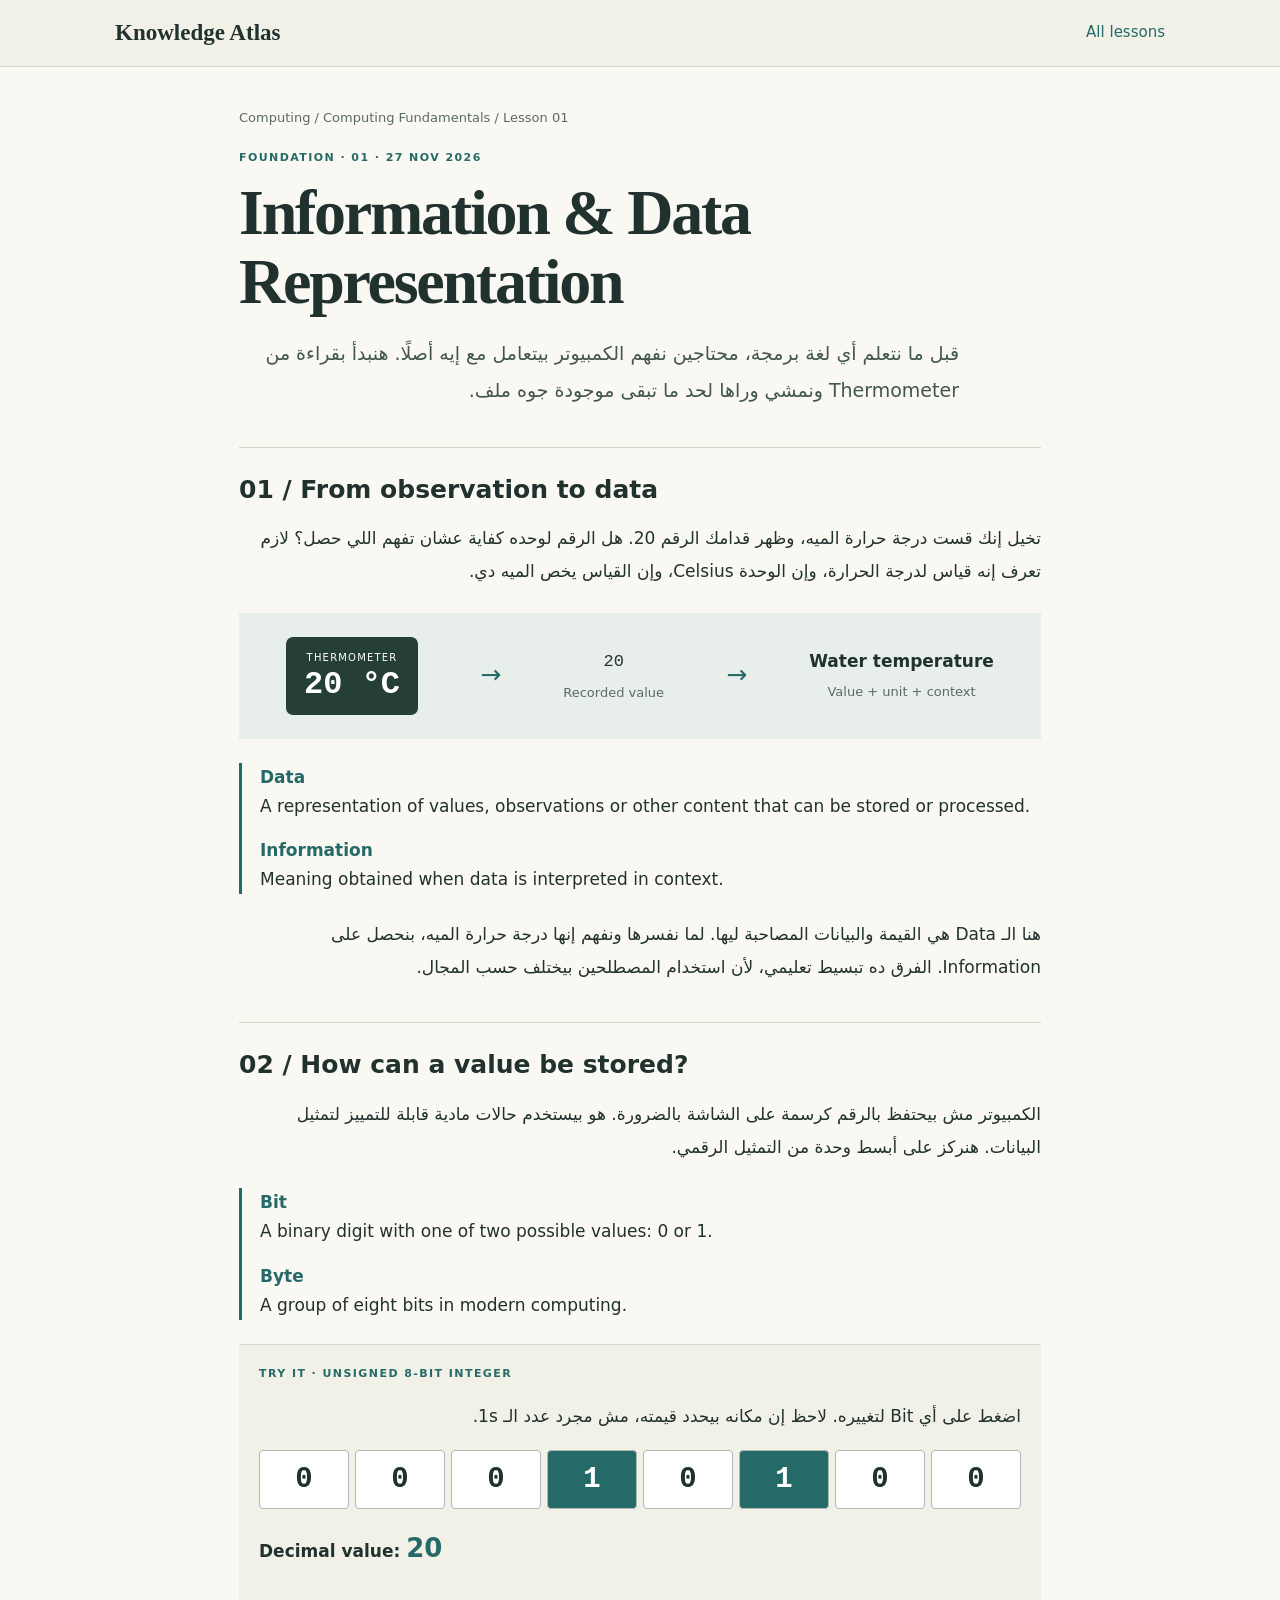
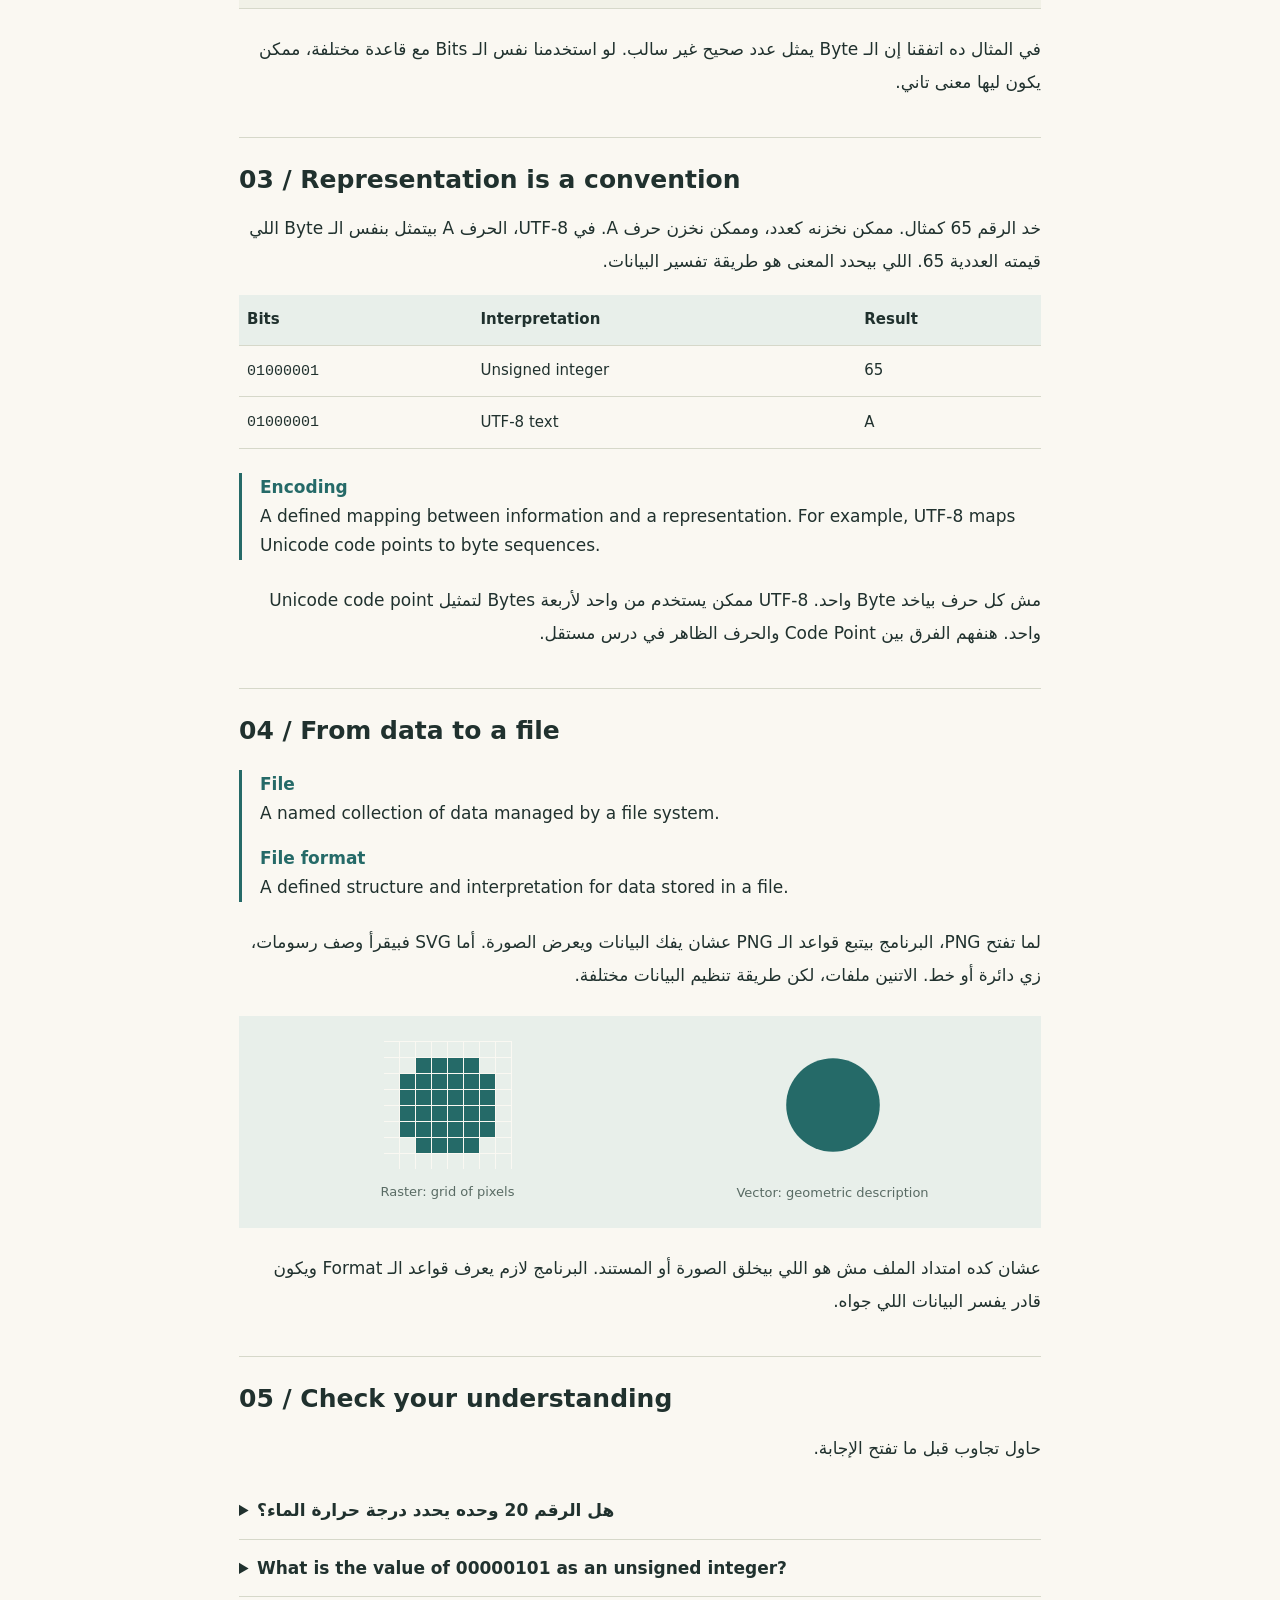
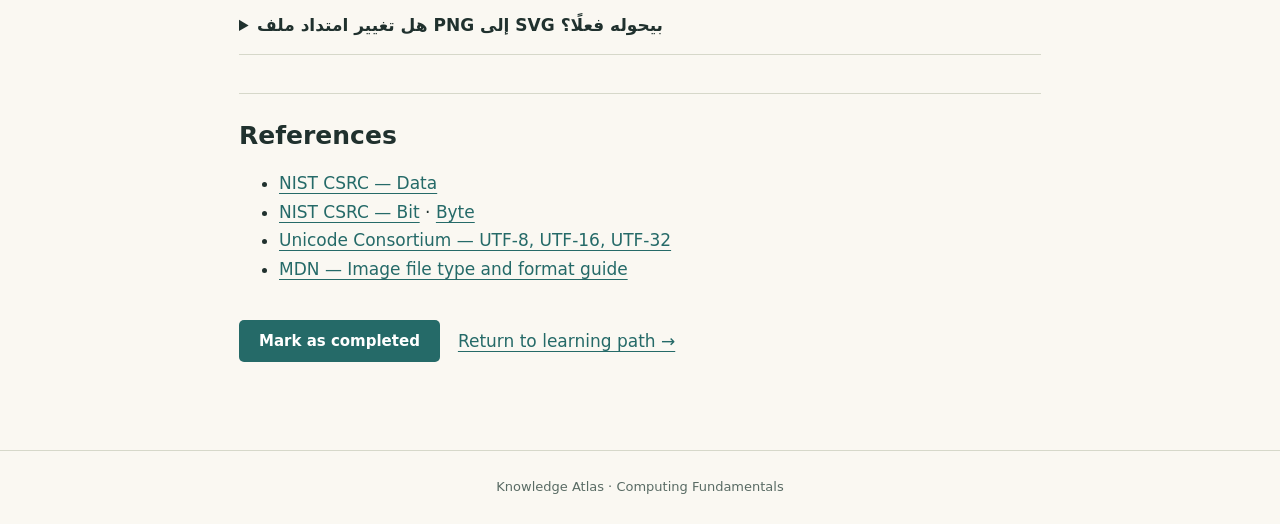
<file: lessons/information-data.html>
<!doctype html>
<html lang="en"><head><meta charset="utf-8"><meta name="viewport" content="width=device-width, initial-scale=1"><title>Information & Data — Knowledge Atlas</title><link rel="stylesheet" href="../style.css"></head>
<body><header><a href="../index.html" class="brand">Knowledge Atlas</a><a href="../index.html#lessons">All lessons</a></header>
<main class="lesson"><nav class="crumb">Computing / Computing Fundamentals / Lesson 01</nav><p class="eyebrow">FOUNDATION · 01 · 27 NOV 2026</p><h1>Information & Data Representation</h1><p class="intro" dir="rtl" lang="ar">قبل ما نتعلم أي لغة برمجة، محتاجين نفهم الكمبيوتر بيتعامل مع إيه أصلًا. هنبدأ بقراءة من Thermometer ونمشي وراها لحد ما تبقى موجودة جوه ملف.</p>
<section><h2>01 / From observation to data</h2><p dir="rtl" lang="ar">تخيل إنك قست درجة حرارة الميه، وظهر قدامك الرقم 20. هل الرقم لوحده كفاية عشان تفهم اللي حصل؟ لازم تعرف إنه قياس لدرجة الحرارة، وإن الوحدة Celsius، وإن القياس يخص الميه دي.</p>
<div class="scene"><div class="reading"><span>THERMOMETER</span><strong>20 °C</strong></div><span class="arrow" aria-hidden="true">→</span><div><code>20</code><br><small>Recorded value</small></div><span class="arrow" aria-hidden="true">→</span><div><strong>Water temperature</strong><br><small>Value + unit + context</small></div></div>
<dl><dt>Data</dt><dd>A representation of values, observations or other content that can be stored or processed.</dd><dt>Information</dt><dd>Meaning obtained when data is interpreted in context.</dd></dl>
<p dir="rtl" lang="ar">هنا الـ Data هي القيمة والبيانات المصاحبة ليها. لما نفسرها ونفهم إنها درجة حرارة الميه، بنحصل على Information. الفرق ده تبسيط تعليمي، لأن استخدام المصطلحين بيختلف حسب المجال.</p></section>
<section><h2>02 / How can a value be stored?</h2><p dir="rtl" lang="ar">الكمبيوتر مش بيحتفظ بالرقم كرسمة على الشاشة بالضرورة. هو بيستخدم حالات مادية قابلة للتمييز لتمثيل البيانات. هنركز على أبسط وحدة من التمثيل الرقمي.</p>
<dl><dt>Bit</dt><dd>A binary digit with one of two possible values: 0 or 1.</dd><dt>Byte</dt><dd>A group of eight bits in modern computing.</dd></dl>
<div class="demo"><p class="eyebrow">TRY IT · UNSIGNED 8-BIT INTEGER</p><p dir="rtl" lang="ar">اضغط على أي Bit لتغييره. لاحظ إن مكانه بيحدد قيمته، مش مجرد عدد الـ 1s.</p><div id="bits" class="bits" aria-label="Toggle eight bits"></div><p class="result">Decimal value: <output id="decimal">20</output></p><noscript>00010100 = 20</noscript></div>
<p dir="rtl" lang="ar">في المثال ده اتفقنا إن الـ Byte يمثل عدد صحيح غير سالب. لو استخدمنا نفس الـ Bits مع قاعدة مختلفة، ممكن يكون ليها معنى تاني.</p></section>
<section><h2>03 / Representation is a convention</h2><p dir="rtl" lang="ar">خد الرقم 65 كمثال. ممكن نخزنه كعدد، وممكن نخزن حرف A. في UTF-8، الحرف A بيتمثل بنفس الـ Byte اللي قيمته العددية 65. اللي بيحدد المعنى هو طريقة تفسير البيانات.</p>
<table><thead><tr><th>Bits</th><th>Interpretation</th><th>Result</th></tr></thead><tbody><tr><td><code>01000001</code></td><td>Unsigned integer</td><td>65</td></tr><tr><td><code>01000001</code></td><td>UTF-8 text</td><td>A</td></tr></tbody></table>
<dl><dt>Encoding</dt><dd>A defined mapping between information and a representation. For example, UTF-8 maps Unicode code points to byte sequences.</dd></dl>
<p dir="rtl" lang="ar">مش كل حرف بياخد Byte واحد. UTF-8 ممكن يستخدم من واحد لأربعة Bytes لتمثيل Unicode code point واحد. هنفهم الفرق بين Code Point والحرف الظاهر في درس مستقل.</p></section>
<section><h2>04 / From data to a file</h2><dl><dt>File</dt><dd>A named collection of data managed by a file system.</dd><dt>File format</dt><dd>A defined structure and interpretation for data stored in a file.</dd></dl>
<p dir="rtl" lang="ar">لما تفتح PNG، البرنامج بيتبع قواعد الـ PNG عشان يفك البيانات ويعرض الصورة. أما SVG فبيقرأ وصف رسومات، زي دائرة أو خط. الاتنين ملفات، لكن طريقة تنظيم البيانات مختلفة.</p>
<div class="compare"><figure><div class="pixel" aria-label="A pixelated circle"></div><figcaption>Raster: grid of pixels</figcaption></figure><figure><svg viewBox="0 0 100 100" role="img" aria-label="A smooth vector circle"><circle cx="50" cy="50" r="36" fill="#256a68"/></svg><figcaption>Vector: geometric description</figcaption></figure></div>
<p dir="rtl" lang="ar">عشان كده امتداد الملف مش هو اللي بيخلق الصورة أو المستند. البرنامج لازم يعرف قواعد الـ Format ويكون قادر يفسر البيانات اللي جواه.</p></section>
<section><h2>05 / Check your understanding</h2><p dir="rtl" lang="ar">حاول تجاوب قبل ما تفتح الإجابة.</p>
<details><summary>هل الرقم 20 وحده يحدد درجة حرارة الماء؟</summary><p dir="rtl" lang="ar">لأ، محتاج الوحدة وسياق القياس. 20 °C و20 K مش نفس درجة الحرارة.</p></details>
<details><summary>What is the value of 00000101 as an unsigned integer?</summary><p>5 (4 + 1).</p></details>
<details><summary>هل تغيير امتداد ملف PNG إلى SVG بيحوله فعلًا؟</summary><p dir="rtl" lang="ar">لأ. تغيير الاسم مش بيغير تنظيم البيانات داخل الملف.</p></details></section>
<section><h2>References</h2><ul><li><a href="https://csrc.nist.gov/glossary/term/data">NIST CSRC — Data</a></li><li><a href="https://csrc.nist.gov/glossary/term/bit">NIST CSRC — Bit</a> · <a href="https://csrc.nist.gov/glossary/term/byte">Byte</a></li><li><a href="https://www.unicode.org/faq/utf_bom.html">Unicode Consortium — UTF-8, UTF-16, UTF-32</a></li><li><a href="https://developer.mozilla.org/en-US/docs/Web/Media/Guides/Formats/Image_types">MDN — Image file type and format guide</a></li></ul></section>
<div class="finish"><button id="done">Mark as completed</button><a href="../index.html">Return to learning path →</a><p id="status" role="status"></p></div>
</main><footer>Knowledge Atlas · Computing Fundamentals</footer>
<script>const b=document.querySelector('#bits'),o=document.querySelector('#decimal');let v=20;for(let i=7;i>=0;i--){const a=document.createElement('button');a.type='button';a.dataset.bit=i;a.addEventListener('click',()=>{v^=1<<i;draw()});b.append(a)}function draw(){for(const a of b.children){let i=Number(a.dataset.bit);a.textContent=(v>>i)&1;a.setAttribute('aria-label','Bit weight '+(1<<i)+': '+a.textContent);a.setAttribute('aria-pressed',a.textContent==='1')}o.value=v}draw();const done=document.querySelector('#done'),s=document.querySelector('#status');try{if(localStorage.getItem('ka:cf01')==='done'){done.textContent='Completed ✓';s.textContent='Saved on this browser.'}}catch(e){}done.onclick=()=>{try{localStorage.setItem('ka:cf01','done');done.textContent='Completed ✓';s.textContent='Progress saved on this browser.'}catch(e){s.textContent='Browser storage is unavailable.'}};</script>
</body></html>
</file>
<file: style.css>
:root{color-scheme:light;--ink:#20312e;--muted:#596b64;--paper:#faf8f2;--line:#d6d8ca;--accent:#256a68;--wash:#e8efea;--gold:#ac7833}*{box-sizing:border-box}body{margin:0;background:var(--paper);color:var(--ink);font:17px/1.7 system-ui,"Segoe UI",Tahoma,Arial,sans-serif}a{color:var(--accent);text-underline-offset:4px}a:hover{text-decoration-thickness:2px}header{display:flex;justify-content:space-between;align-items:center;gap:1rem;padding:20px max(24px,calc((100vw - 1050px)/2));border-bottom:1px solid var(--line);background:#f1f1e7}header a{text-decoration:none;font-size:15px}.brand{font:700 23px Georgia,serif;color:var(--ink)}main{max-width:1050px;margin:auto;padding:40px 24px 70px}.lesson{max-width:850px}.eyebrow{letter-spacing:.13em;font-size:11px;font-weight:800;color:var(--accent);margin:0 0 10px}h1,h2,h3{line-height:1.25;margin:0 0 16px}h1{font:700 clamp(38px,6vw,64px)/1.08 Georgia,serif;letter-spacing:-.035em}h2{font-size:25px}h3{font-size:19px}.intro{font-size:19px;color:#41564d;max-width:720px}p[dir=rtl]{text-align:right;line-height:1.95}section{margin-top:38px;padding-top:26px;border-top:1px solid var(--line)}.crumb{font-size:13px;color:var(--muted);margin-bottom:20px}.scene,.compare{display:flex;align-items:center;justify-content:space-around;gap:16px;padding:24px;background:var(--wash);margin:24px 0}.scene>div{text-align:center}.reading{background:#253e36;color:white;padding:12px 18px;border-radius:7px}.reading span{display:block;font-size:10px;letter-spacing:.12em}.reading strong{font:700 32px monospace}.arrow{font-size:25px;color:var(--accent)}small,figcaption{color:var(--muted);font-size:13px}dl{border-left:3px solid var(--accent);padding-left:18px;margin:24px 0}dt{font-weight:750;color:var(--accent)}dd{margin:0 0 16px}.demo{border-block:1px solid var(--line);background:#f1f1e7;padding:20px;margin:24px 0}.bits{display:grid;grid-template-columns:repeat(8,minmax(0,1fr));gap:6px}.bits button{padding:12px 0;font:700 clamp(18px,4vw,29px) monospace;background:#fff;color:var(--ink);border:1px solid #aabbb2;border-radius:4px}.bits button[aria-pressed=true]{background:var(--accent);color:white}.result{font-weight:700}output{font-size:26px;color:var(--accent)}table{border-collapse:collapse;width:100%;font-size:15px}th,td{padding:12px 8px;text-align:left;border-bottom:1px solid var(--line)}th{background:var(--wash)}code{font-family:monospace}figure{margin:0;text-align:center}.compare figure{flex:1}.compare svg,.pixel{width:100%;max-width:130px;aspect-ratio:1;display:block;margin:0 auto 12px}.pixel{background:repeating-linear-gradient(0deg,transparent 0 15px,#faf8f2 15px 16px),repeating-linear-gradient(90deg,transparent 0 15px,#faf8f2 15px 16px);position:relative;width:128px;height:128px}.pixel:before{content:"";position:absolute;inset:0;background:#256a68;clip-path:polygon(25% 12.5%,75% 12.5%,75% 25%,87.5% 25%,87.5% 75%,75% 75%,75% 87.5%,25% 87.5%,25% 75%,12.5% 75%,12.5% 25%,25% 25%);z-index:0}.pixel:after{content:"";position:absolute;inset:0;background:inherit}details{padding:14px 0;border-bottom:1px solid var(--line)}summary{cursor:pointer;font-weight:650}button,.primary{font:650 15px system-ui;background:var(--accent);color:white;border:0;border-radius:5px;padding:12px 20px;cursor:pointer;display:inline-block;text-decoration:none}button:focus-visible,a:focus-visible,summary:focus-visible{outline:3px solid var(--gold);outline-offset:3px}.finish{margin-top:36px;display:flex;align-items:center;gap:18px;flex-wrap:wrap}.finish p{width:100%;margin:0}.hero{padding:35px 0 25px}.hero h1{max-width:700px}.lead{max-width:650px;color:var(--muted);font-size:18px}.lesson-row{display:grid;grid-template-columns:55px 1fr auto;align-items:center;gap:16px;padding:22px 0;border-bottom:1px solid var(--line)}.lesson-row h3{margin:0 0 3px}.lesson-row a{text-decoration:none}.lesson-row p{margin:0;font-size:14px;color:var(--muted)}.num{font:700 26px Georgia,serif;color:var(--accent)}.tag{font-size:12px;color:var(--muted)}.map{display:grid;grid-template-columns:repeat(3,1fr);gap:1px;background:var(--line);border:1px solid var(--line)}.map>div{background:var(--paper);padding:20px}.map h3{margin:0 0 5px}.map p{margin:0;color:var(--muted);font-size:14px}.progress{margin-top:20px;font-size:14px;color:var(--muted)}progress{display:block;width:100%;max-width:400px;height:10px;accent-color:var(--accent)}input[type=search]{font:inherit;max-width:100%;width:400px;padding:10px;border:1px solid var(--line);border-radius:4px;background:white}footer{border-top:1px solid var(--line);padding:25px;text-align:center;font-size:13px;color:var(--muted)}@media(max-width:600px){header{padding:14px 18px}main{padding:25px 18px 50px}.scene{flex-direction:column}.scene .arrow{transform:rotate(90deg)}.map{grid-template-columns:1fr 1fr}.lesson-row{grid-template-columns:35px 1fr}.lesson-row .tag{grid-column:2}.bits{gap:3px}.demo{padding:14px}.compare{padding:12px;gap:8px}th,td{font-size:13px}.hero{padding-top:10px}}
[hidden]{display:none!important}
</file>
<file: visual-navigation.css>
:root{--paper:#f7f5ee;--ink:#25382f;--muted:#5c6d61;--line:#d6d9cf;--accent:#386c57}body{font:16px/1.55 system-ui,"Segoe UI",Tahoma,Arial,sans-serif;background:var(--paper)}header{padding:17px max(24px,calc((100vw - 1180px)/2));background:var(--paper);flex-wrap:wrap}header nav{display:flex;gap:20px;flex-wrap:wrap}header nav a{font-size:13px}.brand{font-size:24px}main{max-width:1180px;padding:32px 24px 56px}.intro{max-width:640px;font-size:17px;margin:10px 0 18px}.hero{padding:15px 0 30px}.hero h1{max-width:none;font-size:clamp(39px,6vw,73px);line-height:1.06;letter-spacing:-.04em}.hero p{margin:0 0 19px}.search{display:flex;max-width:680px;border:1px solid #9ea99e;background:#fff;border-radius:6px;overflow:hidden}.search input[type=search]{border:0;background:transparent;min-width:0;flex:1;width:100%;padding:13px 16px;max-width:none}.search button{border-radius:0;padding:12px 20px;background:var(--ink)}.section-head{display:flex;justify-content:space-between;align-items:baseline;gap:15px;margin-bottom:16px}.section-head h2{margin:0;font:700 29px Georgia,serif}.section-head p{margin:0;color:var(--muted);font-size:13px}.visual-grid{display:grid;grid-template-columns:repeat(4,minmax(0,1fr));gap:19px 17px}.visual{min-width:0;display:block;color:var(--ink);text-decoration:none;border-bottom:1px solid #b6c0b4;padding-bottom:14px;transition:transform .18s ease}.visual:hover{transform:translateY(-3px)}.visual-art{overflow:hidden;border-radius:5px;background:#e8e9df}.visual-art svg{display:block;width:100%;height:auto}.visual:hover svg{filter:saturate(1.18)}.tile-text{display:flex;justify-content:space-between;gap:8px;padding:10px 0 0}.tile-text h3{font-size:18px;margin:0 0 3px;letter-spacing:-.02em;line-height:1.2}.tile-text p{font-size:12px;color:var(--muted);margin:0;line-height:1.35}.go{font-size:20px;color:var(--accent);line-height:1.2}.visual.wide{grid-column:span 2}.visual.wide .visual-art svg{max-height:190px;height:190px;width:100%;object-fit:cover}.visual.wide .visual-art{background:#eee3ce}.three{grid-template-columns:repeat(3,minmax(0,1fr))}.smallprint{font-size:12px;color:var(--muted);margin-top:15px}.crumb a{color:var(--muted)}.intro-ar{max-width:660px;text-align:right}.f-hero{padding:10px 0 20px}.f-hero h1{font-size:clamp(38px,5.5vw,62px)}.f-hero .intro{margin:0}.field-grid{grid-template-columns:repeat(3,minmax(0,1fr))}.field-grid .tile-text h3{font-size:21px}.note{border-left:2px solid var(--accent);padding:0 12px;font-size:14px;color:var(--muted)}@media(max-width:900px){.visual-grid{grid-template-columns:repeat(3,minmax(0,1fr))}.visual.wide{grid-column:span 1}.visual.wide .visual-art svg{height:auto;max-height:none}}@media(max-width:600px){main{padding:24px 17px 40px}.visual-grid,.field-grid,.three{grid-template-columns:repeat(2,minmax(0,1fr));gap:16px 12px}.tile-text h3,.field-grid .tile-text h3{font-size:16px}.tile-text p{font-size:11px}.hero{padding-top:5px}.section-head{display:block}.section-head p{margin-top:3px}.hero h1{font-size:42px}header nav{gap:12px}.search button{padding:10px 12px}}@media(prefers-reduced-motion:reduce){.visual{transition:none}.visual:hover{transform:none}}
</file>
<file: project-map.css>
main.project-map{max-width:1450px;padding-top:32px}header nav{display:flex;gap:16px;flex-wrap:wrap} .map-head{display:flex;justify-content:space-between;gap:20px;align-items:end;flex-wrap:wrap;margin-bottom:24px}.map-head h1{font-size:clamp(35px,5vw,56px);margin:0 0 10px}.map-head p{margin:0}.map-head a{font-size:14px}.portfolio{background:#edf0e6;border:1px solid var(--line);padding:26px 18px 32px;border-radius:12px;text-align:center}.portfolio-root{display:inline-flex;align-items:center;gap:12px;background:#223e36;color:white;border-radius:8px;padding:14px 25px;font-size:20px;font-weight:750}.portfolio-root small{color:#d3ded1;font-size:12px}.portfolio-groups{display:grid;grid-template-columns:5fr 3fr;gap:20px;position:relative;padding-top:34px}.portfolio-groups:before{content:"";position:absolute;height:20px;top:0;left:50%;border-left:1px solid #82998a}.portfolio-group{position:relative;border-top:1px solid #82998a;padding:18px 0 0}.portfolio-group:before{content:"";position:absolute;left:50%;top:-14px;height:14px;border-left:1px solid #82998a}.group-label{display:inline-block;background:#dce4d6;padding:4px 13px;border-radius:4px;font-size:13px;font-weight:700;margin:0 0 16px}.project-tiles{display:grid;grid-template-columns:repeat(auto-fit,minmax(112px,1fr));gap:10px}.project-tile{position:relative;display:flex;flex-direction:column;align-items:center;text-align:center;background:#fbfaf5;color:var(--ink);text-decoration:none;border:1px solid #c7d1c4;border-radius:7px;padding:12px 8px;min-height:136px;line-height:1.3}.project-tile:hover,.project-tile:focus-visible{border-color:var(--accent);background:#fff}.project-tile svg{width:48px;height:48px;margin-bottom:9px;stroke:var(--accent);stroke-width:1.7;fill:none;stroke-linecap:round;stroke-linejoin:round}.project-tile strong{font-size:14px}.project-tile small{margin-top:7px;font-size:11px}.toolbar{display:flex;flex-wrap:wrap;align-items:center;gap:9px;margin:18px 0}.toolbar input{flex:1;min-width:160px;width:auto}.toolbar button,.crumbs button,.path button,.node-card,.more{font:inherit;color:var(--ink);background:#fff;border:1px solid var(--line);padding:8px 12px;border-radius:6px}.toolbar button:hover,.crumbs button:hover,.node-card:hover,.more:hover{border-color:var(--accent)}.crumbs{display:flex;align-items:center;gap:7px;flex-wrap:wrap;font-size:13px;margin-bottom:18px}.crumbs button{font-size:13px;padding:5px 9px}.diagram-layout{display:grid;grid-template-columns:minmax(0,1fr) minmax(260px,330px);gap:18px;align-items:start}.canvas{background:#f0f1e9 radial-gradient(#c7cfc3 0.8px,transparent 0.8px);background-size:18px 18px;border:1px solid var(--line);padding:24px 16px 28px;border-radius:10px;min-width:0}.center-node{max-width:440px;margin:auto;text-align:center;background:#24463c;color:#fff;border-radius:9px;padding:18px;box-shadow:0 3px 0 #15382c}.center-node small{color:#d1e3d7;display:block;font-size:12px}.center-node h2{font-size:21px;margin:6px 0}.stem{height:28px;border-left:2px solid #80988b;width:0;margin:auto}.child-grid{display:grid;grid-template-columns:repeat(auto-fit,minmax(145px,1fr));gap:20px 10px;position:relative;padding-top:15px;border-top:2px solid #80988b}.node-card{position:relative;display:flex;flex-direction:column;align-items:flex-start;justify-content:space-between;gap:7px;text-align:left;min-height:96px;line-height:1.3;overflow-wrap:anywhere;box-shadow:0 2px 0 #d6ded0}.node-card:before{content:"";position:absolute;top:-17px;height:15px;left:50%;border-left:1px solid #80988b}.node-card strong{font-size:15px}.node-card small{font-size:11px;color:var(--muted)}.node-card .branch-count{font-size:12px;color:var(--accent);font-weight:700}.node-card[data-kind=record]{border-left:3px solid #6b8b80}.node-card[data-kind=group]{border-left:3px solid #a67d39}.node-card[data-kind=milestone]{border-left:3px solid #8880a4}.side{background:#fbfaf5;border:1px solid var(--line);border-radius:8px;padding:20px;overflow-wrap:anywhere}.side h2{font-size:20px;margin:0 0 8px}.side p,.side li{font-size:14px}.side ul{padding-left:20px}.side a{font-size:14px}.side h3{font-size:15px;margin:20px 0 5px}.side .primary{color:white;font-size:14px}.hint{font-size:13px;color:var(--muted);margin:12px 0}.search-results{display:grid;grid-template-columns:repeat(auto-fit,minmax(180px,1fr));gap:8px;margin:12px 0}.search-results .node-card:before{display:none}.search-results .node-card{min-height:76px}.more{display:block;margin:20px auto 0}.empty{text-align:center;font-size:14px;color:var(--muted);padding:24px}.legend{display:flex;gap:14px;flex-wrap:wrap;font-size:12px;margin:14px 0;color:var(--muted)}.legend i{display:inline-block;width:10px;height:10px;border-radius:2px;margin-right:5px;background:#6b8b80}.legend span:nth-child(2) i{background:#a67d39}.legend span:nth-child(3) i{background:#8880a4}.statusline{font-size:13px;color:var(--muted)}.portfolio[hidden]{display:none}.subnav{display:flex;gap:12px;flex-wrap:wrap}.subnav a{font-size:14px}.old-link{font-size:14px} @media(max-width:800px){.portfolio-groups{grid-template-columns:1fr}.portfolio-group:before,.portfolio-groups:before{display:none}.diagram-layout{grid-template-columns:1fr}.project-tiles{grid-template-columns:repeat(auto-fit,minmax(125px,1fr))}.canvas{padding:20px 12px}.child-grid{grid-template-columns:repeat(auto-fit,minmax(128px,1fr))}} @media(max-width:400px){.child-grid{grid-template-columns:1fr 1fr}.project-tiles{grid-template-columns:1fr 1fr}.map-head{gap:8px}.portfolio{padding:16px 10px}}
</file>
